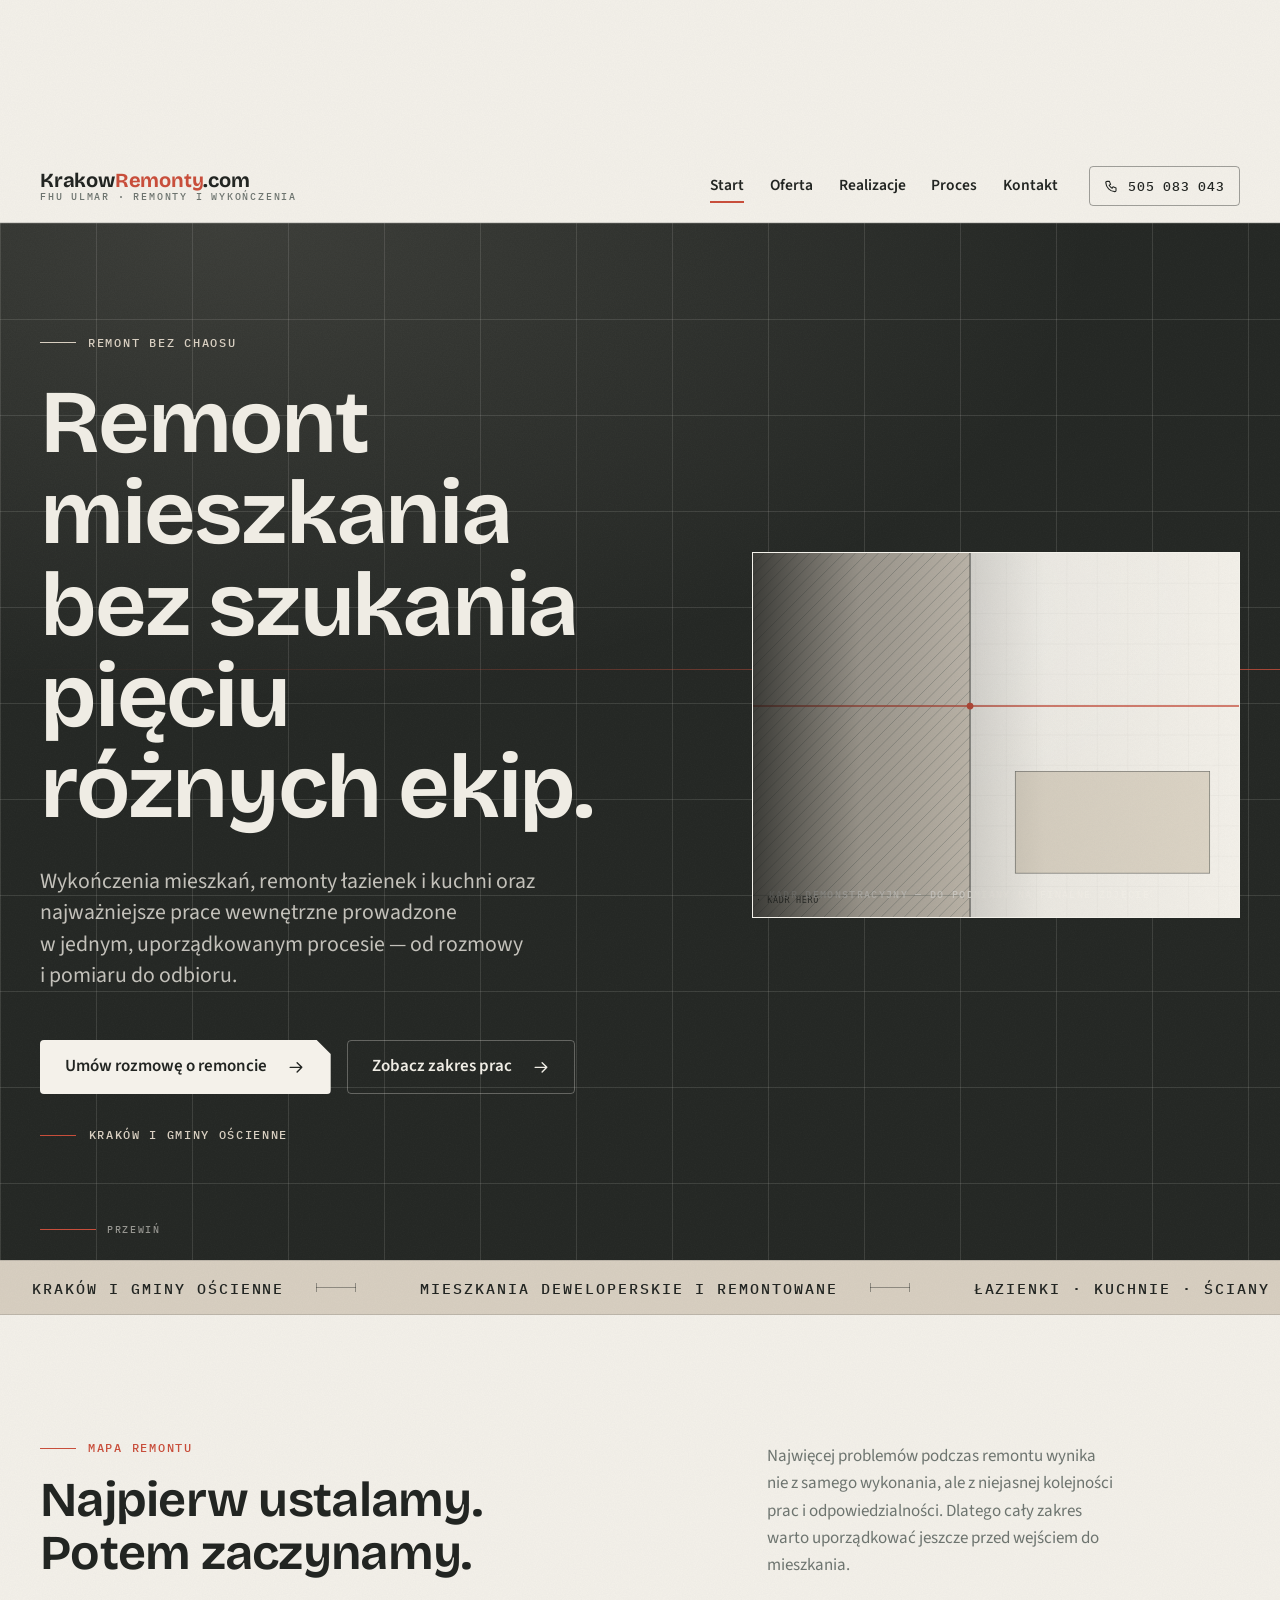
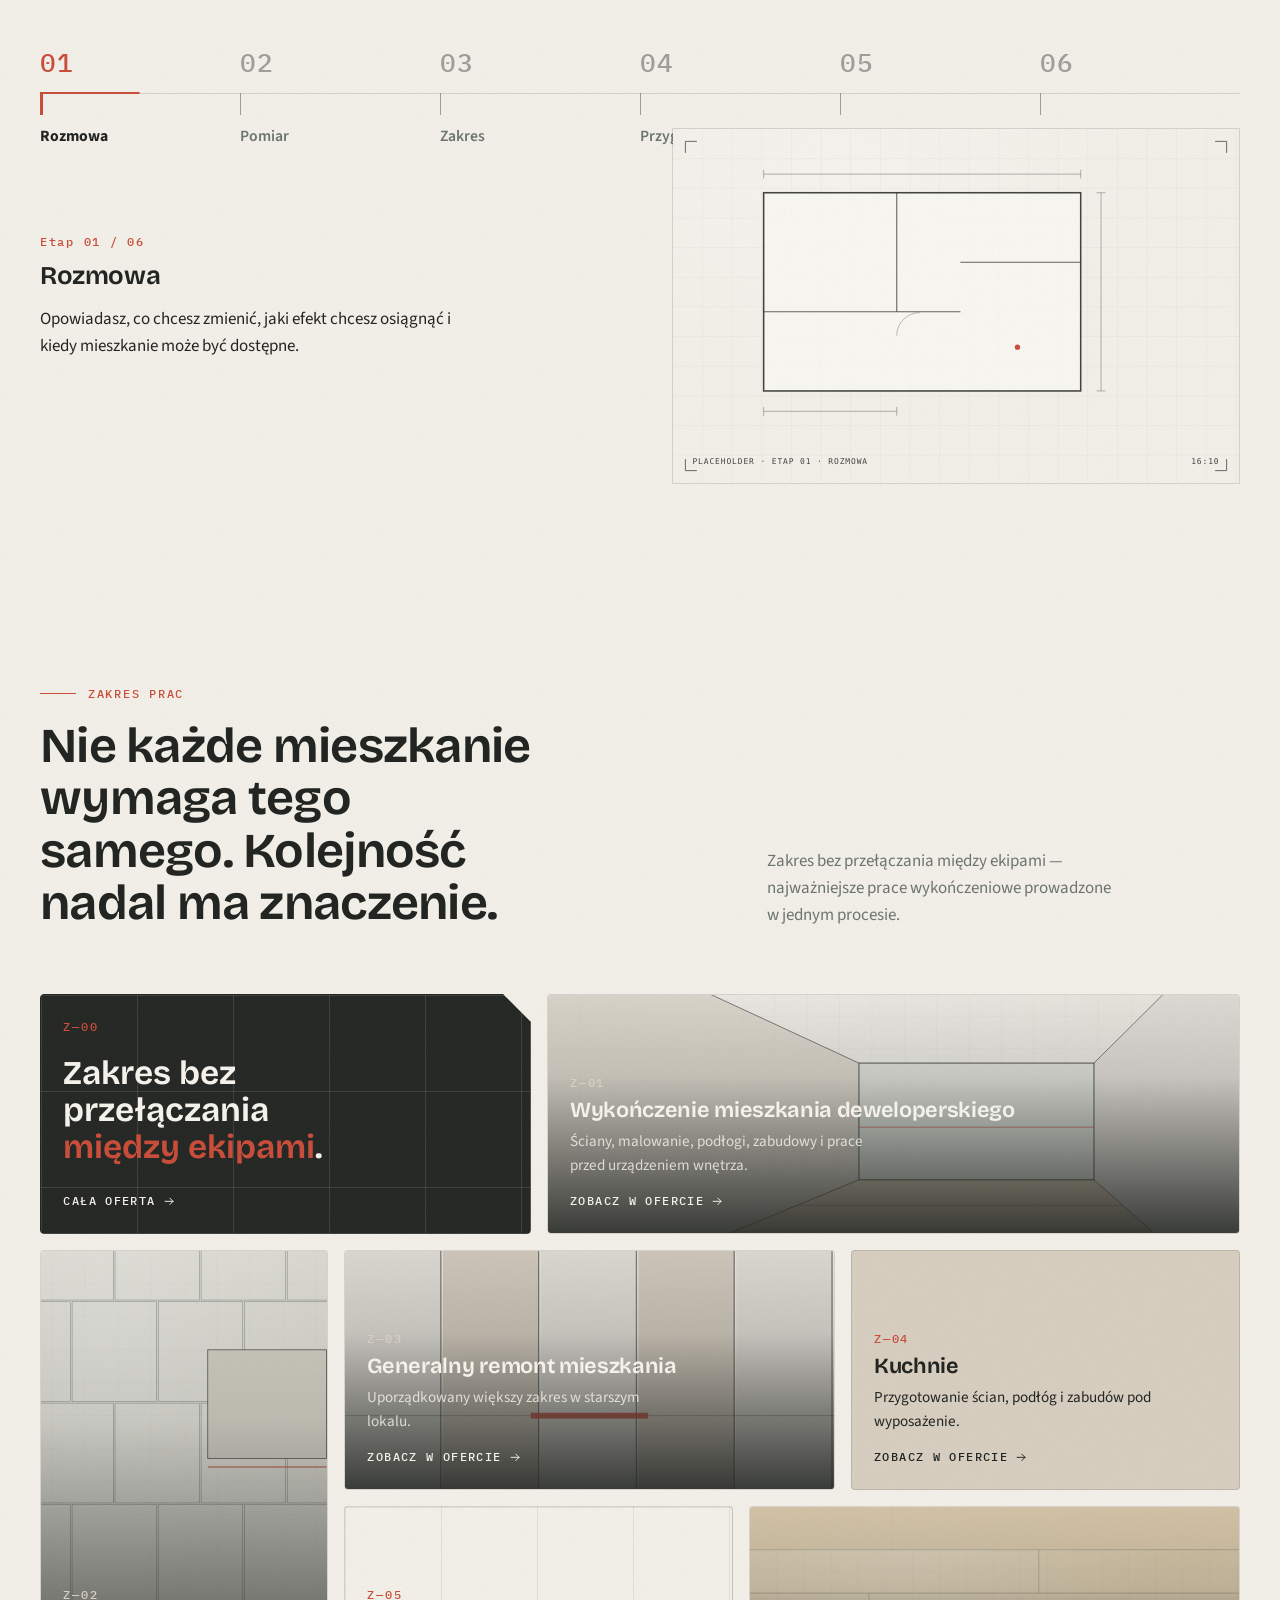
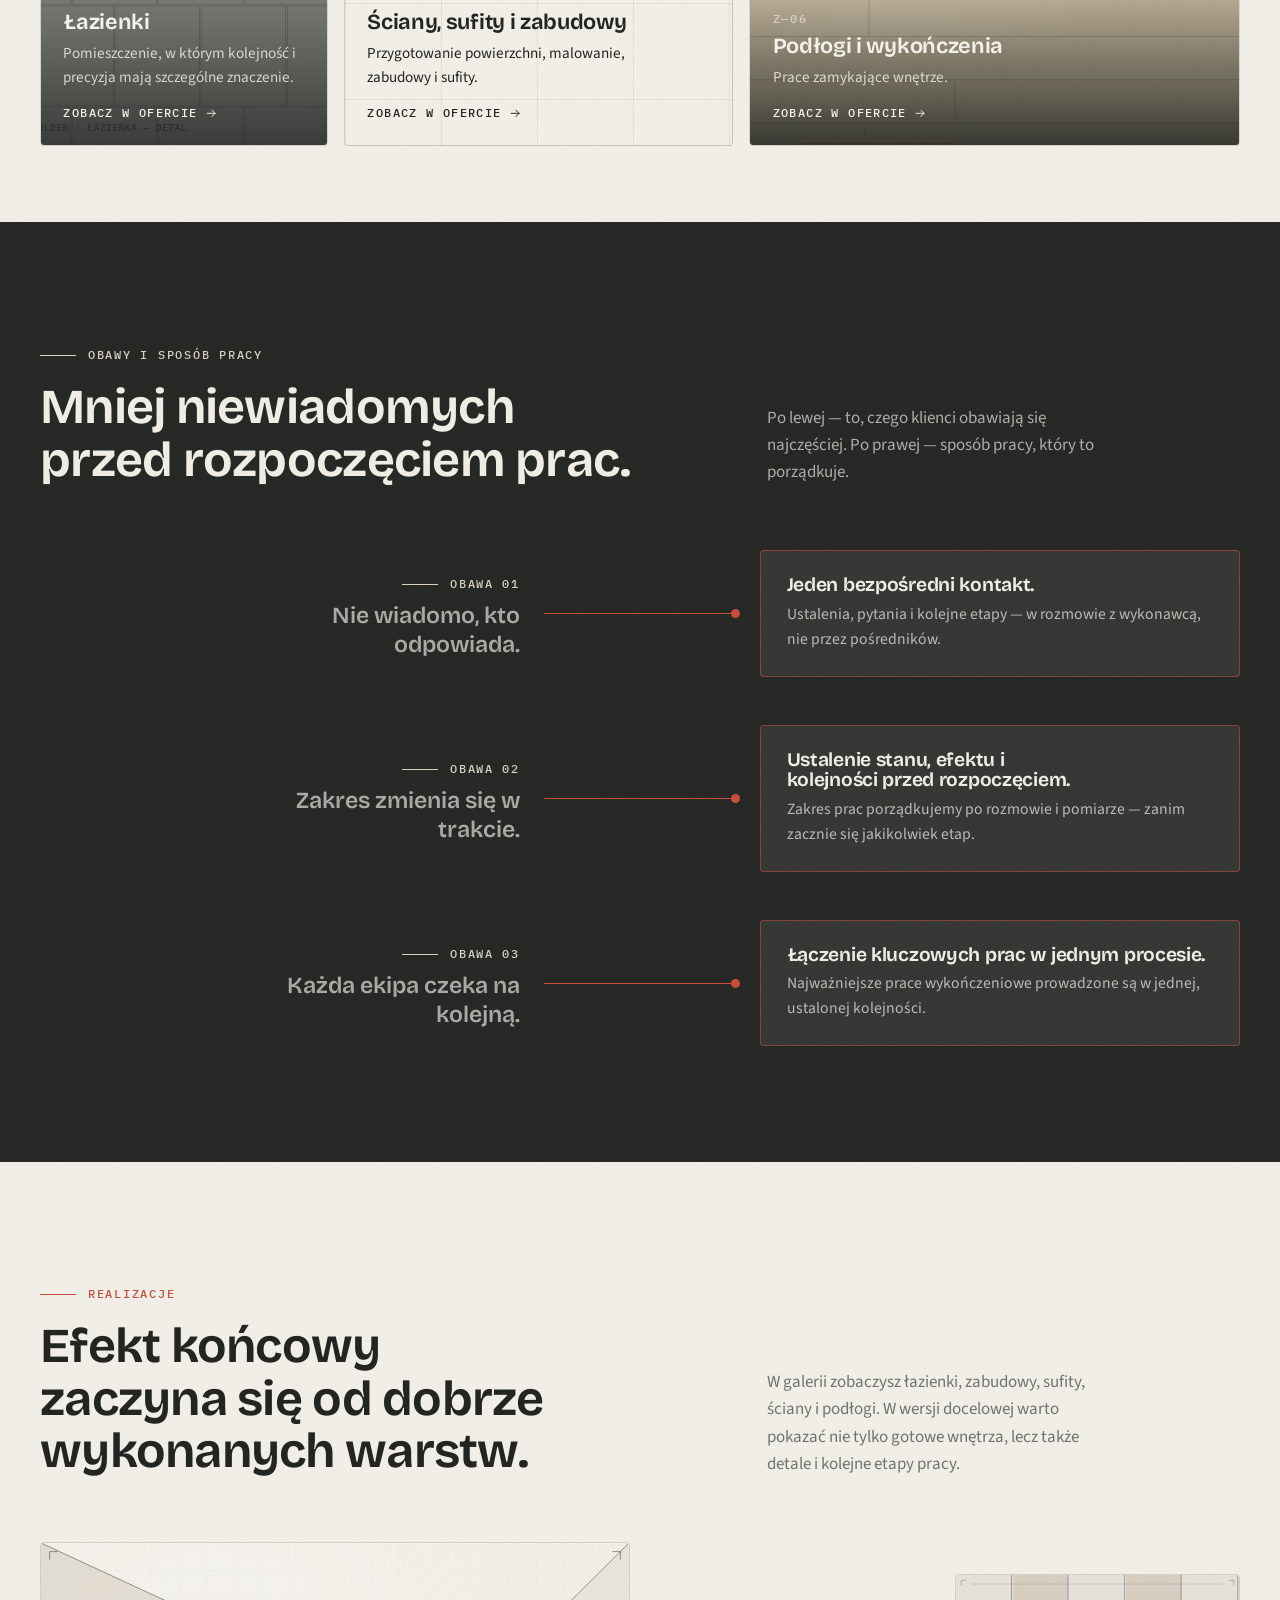
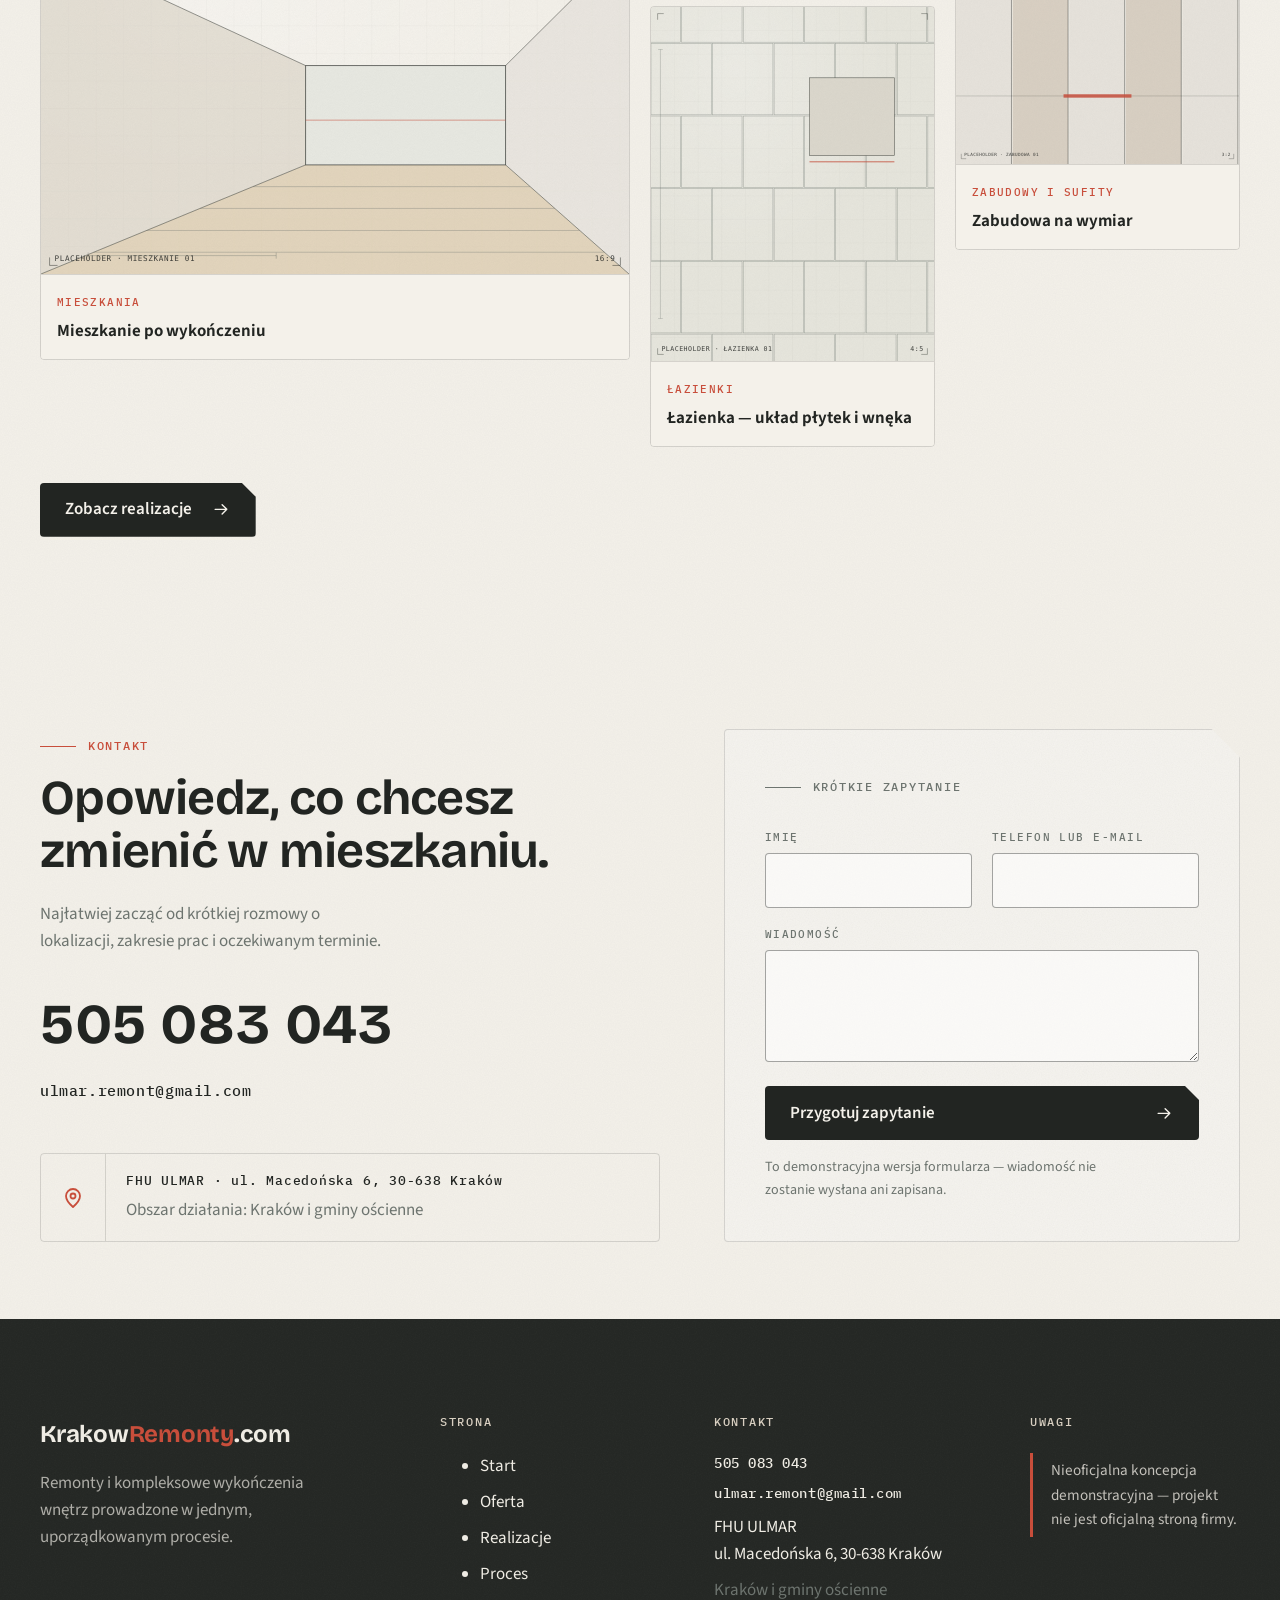
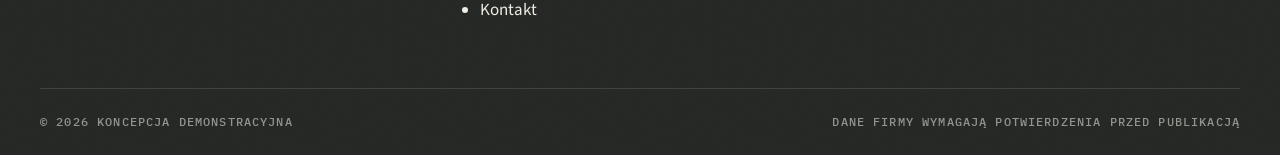
<file: index.html>
<!DOCTYPE html>
<html lang="pl">
<head>
  <meta charset="utf-8">
  <meta name="viewport" content="width=device-width, initial-scale=1">
  <meta name="robots" content="noindex, nofollow, noarchive">
  <title>Remonty i wykończenia mieszkań Kraków | KrakowRemonty.com</title>
  <meta name="description" content="Remonty mieszkań, wykończenia deweloperskie, łazienki, kuchnie, ściany, podłogi i zabudowy w Krakowie oraz okolicach. Porozmawiaj bezpośrednio z wykonawcą.">
  <meta name="theme-color" content="#222522">
  <link rel="icon" href="assets/icons/favicon.svg" type="image/svg+xml">
  <link rel="preload" href="assets/fonts/bricolage-grotesque-latin-wght-normal.woff2" as="font" type="font/woff2" crossorigin>
  <link rel="preload" href="assets/fonts/bricolage-grotesque-latin-ext-wght-normal.woff2" as="font" type="font/woff2" crossorigin>
  <link rel="preload" href="assets/fonts/source-sans-3-latin-wght-normal.woff2" as="font" type="font/woff2" crossorigin>
  <link rel="preload" href="assets/fonts/source-sans-3-latin-ext-wght-normal.woff2" as="font" type="font/woff2" crossorigin>
  <link rel="stylesheet" href="css/tokens.css">
  <link rel="stylesheet" href="css/base.css">
  <link rel="stylesheet" href="css/layout.css">
  <link rel="stylesheet" href="css/components.css">
  <link rel="stylesheet" href="css/pages.css">
  <link rel="stylesheet" href="css/responsive.css">
  <script>document.documentElement.classList.add('js');</script>
  <script src="js/main.js" defer></script>
  <script src="js/process-map.js" defer></script>
  <script src="js/demo-form.js" defer></script>
</head>
<body>

  <svg hidden aria-hidden="true" xmlns="http://www.w3.org/2000/svg">
    <symbol id="i-arrow" viewBox="0 0 24 24"><path d="M4 12h15M13 6l6 6-6 6"/></symbol>
    <symbol id="i-plus" viewBox="0 0 24 24"><path d="M12 5v14M5 12h14"/></symbol>
    <symbol id="i-close" viewBox="0 0 24 24"><path d="M6 6l12 12M18 6L6 18"/></symbol>
    <symbol id="i-left" viewBox="0 0 24 24"><path d="M20 12H5M11 6l-6 6 6 6"/></symbol>
    <symbol id="i-phone" viewBox="0 0 24 24"><path d="M5 4h4l2 5-2.5 1.5a12 12 0 0 0 5 5L15 13l5 2v4a2 2 0 0 1-2 2A16 16 0 0 1 3 6a2 2 0 0 1 2-2z"/></symbol>
    <symbol id="i-pin" viewBox="0 0 24 24"><path d="M12 21s-7-6.1-7-11a7 7 0 0 1 14 0c0 4.9-7 11-7 11z"/><circle cx="12" cy="10" r="2.5"/></symbol>
  </svg>

  <a class="skip-link" href="#main">Przejdź do treści</a>

  <header class="site-header">
    <div class="container site-header__inner">
      <a class="brand" href="index.html">
        <span class="brand__name">Krakow<em>Remonty</em>.com</span>
        <span class="brand__tag">FHU ULMAR · Remonty i wykończenia</span>
      </a>
      <nav class="site-nav" aria-label="Nawigacja główna">
        <ul class="site-nav__list">
          <li><a class="site-nav__link" aria-current="page" href="index.html">Start</a></li>
          <li><a class="site-nav__link" href="oferta.html">Oferta</a></li>
          <li><a class="site-nav__link" href="realizacje.html">Realizacje</a></li>
          <li><a class="site-nav__link" href="proces.html">Proces</a></li>
          <li><a class="site-nav__link" href="kontakt.html">Kontakt</a></li>
        </ul>
        <a class="header-phone" href="tel:+48505083043">
          <svg class="icon" aria-hidden="true"><use href="#i-phone"/></svg>
          505 083 043
        </a>
        <button class="menu-toggle" type="button" aria-expanded="false" aria-controls="mobile-menu">
          <span class="visually-hidden">Menu</span>
          <span class="bar"></span><span class="bar"></span><span class="bar"></span>
        </button>
      </nav>
    </div>
  </header>

  <div class="mobile-menu" id="mobile-menu" role="dialog" aria-modal="true" aria-label="Menu strony">
    <div class="mobile-menu__top">
      <span class="brand__name">Krakow<em>Remonty</em>.com</span>
      <button class="mobile-menu__close" type="button">
        Zamknij <svg class="icon" aria-hidden="true"><use href="#i-close"/></svg>
      </button>
    </div>
    <ul class="mobile-menu__list">
      <li class="mobile-menu__item"><a class="mobile-menu__link" aria-current="page" href="index.html"><span class="k-index">01</span> Start</a></li>
      <li class="mobile-menu__item"><a class="mobile-menu__link" href="oferta.html"><span class="k-index">02</span> Oferta</a></li>
      <li class="mobile-menu__item"><a class="mobile-menu__link" href="realizacje.html"><span class="k-index">03</span> Realizacje</a></li>
      <li class="mobile-menu__item"><a class="mobile-menu__link" href="proces.html"><span class="k-index">04</span> Proces</a></li>
      <li class="mobile-menu__item"><a class="mobile-menu__link" href="kontakt.html"><span class="k-index">05</span> Kontakt</a></li>
    </ul>
    <div class="mobile-menu__foot">
      <a href="tel:+48505083043">TEL 505 083 043</a>
      <a href="mailto:ulmar.remont@gmail.com">ulmar.remont@gmail.com</a>
      <span>Kraków i gminy ościenne</span>
    </div>
  </div>

  <main id="main">

    <!-- ================================================== HERO -->
    <section class="hero" aria-labelledby="hero-title">
      <div class="hero__laser" aria-hidden="true"></div>
      <div class="container hero__inner">
        <div class="hero__content">
          <p class="k-label hero__kicker">Remont bez chaosu</p>
          <h1 id="hero-title">Remont mieszkania bez&nbsp;szukania pięciu różnych ekip.</h1>
          <p class="lead">Wykończenia mieszkań, remonty łazienek i&nbsp;kuchni oraz najważniejsze prace wewnętrzne prowadzone w&nbsp;jednym, uporządkowanym procesie — od&nbsp;rozmowy i&nbsp;pomiaru do&nbsp;odbioru.</p>
          <div class="hero__cta">
            <a class="btn btn--light" href="kontakt.html">
              Umów rozmowę o remoncie
              <svg class="icon" aria-hidden="true"><use href="#i-arrow"/></svg>
            </a>
            <a class="btn btn--ghost" href="oferta.html">
              Zobacz zakres prac
              <svg class="icon" aria-hidden="true"><use href="#i-arrow"/></svg>
            </a>
          </div>
          <p class="hero__micro">Kraków i gminy ościenne</p>
        </div>
        <div class="hero__media">
          <figure class="hero__frame media-reveal" data-reveal>
            <img src="assets/images/hero-remont-bez-chaosu-16x9.svg" width="1920" height="1080"
                 alt="Jasne mieszkanie podczas uporządkowanych prac wykończeniowych — strona robocza i wykończona rozdzielone linią pomiaru"
                 fetchpriority="high">
            <figcaption>Kadr demonstracyjny — do podmiany na finalne zdjęcie</figcaption>
          </figure>
        </div>
        <ol class="hero__steps" aria-label="Etapy remontu">
          <li><span class="t" aria-hidden="true"></span>01 Rozmowa</li>
          <li><span class="t" aria-hidden="true"></span>02 Pomiar</li>
          <li><span class="t" aria-hidden="true"></span>03 Zakres</li>
          <li><span class="t" aria-hidden="true"></span>04 Przygotowanie</li>
          <li><span class="t" aria-hidden="true"></span>05 Wykonanie</li>
          <li><span class="t" aria-hidden="true"></span>06 Odbiór</li>
        </ol>
        <p class="hero__scroll" aria-hidden="true"><span class="line"></span> Przewiń</p>
      </div>
    </section>

    <!-- ================================================== PASEK KONKRETÓW -->
    <aside class="facts-rail" aria-label="Najważniejsze informacje">
      <div class="facts-rail__track">
        <ul class="facts-rail__list">
          <li class="facts-rail__item">Kraków i gminy ościenne</li>
          <li class="facts-rail__item">Mieszkania deweloperskie i remontowane</li>
          <li class="facts-rail__item">Łazienki · kuchnie · ściany · podłogi · zabudowy</li>
          <li class="facts-rail__item"><strong>Bezpośredni kontakt z wykonawcą</strong></li>
        </ul>
        <ul class="facts-rail__list" aria-hidden="true">
          <li class="facts-rail__item">Kraków i gminy ościenne</li>
          <li class="facts-rail__item">Mieszkania deweloperskie i remontowane</li>
          <li class="facts-rail__item">Łazienki · kuchnie · ściany · podłogi · zabudowy</li>
          <li class="facts-rail__item"><strong>Bezpośredni kontakt z wykonawcą</strong></li>
        </ul>
      </div>
    </aside>

    <!-- ================================================== MAPA REMONTU -->
    <section class="section" aria-labelledby="map-title">
      <div class="container">
        <div class="section-head" data-reveal>
          <div>
            <p class="k-label k-label--red">Mapa remontu</p>
            <h2 id="map-title">Najpierw ustalamy. Potem&nbsp;zaczynamy.</h2>
          </div>
          <p class="section-head__aside">Najwięcej problemów podczas remontu wynika nie z samego wykonania, ale z niejasnej kolejności prac i odpowiedzialności. Dlatego cały zakres warto uporządkować jeszcze przed wejściem do mieszkania.</p>
        </div>

        <div class="process-map" data-process-map data-reveal>
          <!-- desktop: pozioma oś -->
          <div class="process-map__rail" role="tablist" aria-label="Etapy remontu">
            <div class="process-map__progress" aria-hidden="true"></div>
            <button class="process-map__stop" role="tab" id="pm-tab-1" aria-controls="pm-panel-1" aria-selected="true">
              <span class="process-map__num">01</span>
              <span class="process-map__tick" aria-hidden="true"></span>
              <span class="process-map__name">Rozmowa</span>
            </button>
            <button class="process-map__stop" role="tab" id="pm-tab-2" aria-controls="pm-panel-2" aria-selected="false" tabindex="-1">
              <span class="process-map__num">02</span>
              <span class="process-map__tick" aria-hidden="true"></span>
              <span class="process-map__name">Pomiar</span>
            </button>
            <button class="process-map__stop" role="tab" id="pm-tab-3" aria-controls="pm-panel-3" aria-selected="false" tabindex="-1">
              <span class="process-map__num">03</span>
              <span class="process-map__tick" aria-hidden="true"></span>
              <span class="process-map__name">Zakres</span>
            </button>
            <button class="process-map__stop" role="tab" id="pm-tab-4" aria-controls="pm-panel-4" aria-selected="false" tabindex="-1">
              <span class="process-map__num">04</span>
              <span class="process-map__tick" aria-hidden="true"></span>
              <span class="process-map__name">Przygotowanie</span>
            </button>
            <button class="process-map__stop" role="tab" id="pm-tab-5" aria-controls="pm-panel-5" aria-selected="false" tabindex="-1">
              <span class="process-map__num">05</span>
              <span class="process-map__tick" aria-hidden="true"></span>
              <span class="process-map__name">Wykonanie</span>
            </button>
            <button class="process-map__stop" role="tab" id="pm-tab-6" aria-controls="pm-panel-6" aria-selected="false" tabindex="-1">
              <span class="process-map__num">06</span>
              <span class="process-map__tick" aria-hidden="true"></span>
              <span class="process-map__name">Odbiór</span>
            </button>
          </div>

          <div class="process-map__panels">
            <div class="process-map__panel" role="tabpanel" id="pm-panel-1" aria-labelledby="pm-tab-1">
              <div class="process-map__body">
                <p class="k-index">Etap 01 / 06</p>
                <h3>Rozmowa</h3>
                <p>Opowiadasz, co chcesz zmienić, jaki efekt chcesz osiągnąć i kiedy mieszkanie może być dostępne.</p>
              </div>
              <figure class="process-map__media">
                <img src="assets/images/pm-01-rozmowa.svg" width="1280" height="800" alt="Rzut mieszkania z notatkami — etap pierwszej rozmowy" loading="lazy">
              </figure>
            </div>
            <div class="process-map__panel" role="tabpanel" id="pm-panel-2" aria-labelledby="pm-tab-2" hidden>
              <div class="process-map__body">
                <p class="k-index">Etap 02 / 06</p>
                <h3>Pomiar</h3>
                <p>Stan wnętrza i rzeczywisty zakres prac trzeba ocenić na miejscu.</p>
              </div>
              <figure class="process-map__media">
                <img src="assets/images/pm-02-pomiar.svg" width="1280" height="800" alt="Pomiar styku materiałów w mieszkaniu" loading="lazy">
              </figure>
            </div>
            <div class="process-map__panel" role="tabpanel" id="pm-panel-3" aria-labelledby="pm-tab-3" hidden>
              <div class="process-map__body">
                <p class="k-index">Etap 03 / 06</p>
                <h3>Zakres</h3>
                <p>Ustalamy kolejność prac, przygotowanie i kwestie materiałowe.</p>
              </div>
              <figure class="process-map__media">
                <img src="assets/images/pm-03-zakres.svg" width="1280" height="800" alt="Warstwy prac remontowych ułożone w kolejności" loading="lazy">
              </figure>
            </div>
            <div class="process-map__panel" role="tabpanel" id="pm-panel-4" aria-labelledby="pm-tab-4" hidden>
              <div class="process-map__body">
                <p class="k-index">Etap 04 / 06</p>
                <h3>Przygotowanie</h3>
                <p>Zabezpieczenie przestrzeni, organizacja materiałów i przygotowanie kolejnych etapów.</p>
              </div>
              <figure class="process-map__media">
                <img src="assets/images/pm-04-przygotowanie.svg" width="1280" height="800" alt="Zabezpieczona strefa robocza obok wykończonej ściany" loading="lazy">
              </figure>
            </div>
            <div class="process-map__panel" role="tabpanel" id="pm-panel-5" aria-labelledby="pm-tab-5" hidden>
              <div class="process-map__body">
                <p class="k-index">Etap 05 / 06</p>
                <h3>Wykonanie</h3>
                <p>Prace są realizowane w ustalonej kolejności.</p>
              </div>
              <figure class="process-map__media">
                <img src="assets/images/pm-05-wykonanie.svg" width="1280" height="800" alt="Montaż podłogi prowadzony etapami" loading="lazy">
              </figure>
            </div>
            <div class="process-map__panel" role="tabpanel" id="pm-panel-6" aria-labelledby="pm-tab-6" hidden>
              <div class="process-map__body">
                <p class="k-index">Etap 06 / 06</p>
                <h3>Odbiór</h3>
                <p>Wspólnie sprawdzamy wykonany zakres.</p>
              </div>
              <figure class="process-map__media">
                <img src="assets/images/pm-06-odbior.svg" width="1280" height="800" alt="Lista kontrolna odbioru prac" loading="lazy">
              </figure>
            </div>
          </div>

          <!-- mobile: pionowy accordion -->
          <div class="process-map__acc">
            <div class="process-acc__item">
              <button class="process-acc__btn" type="button" aria-expanded="true" aria-controls="pa-1">
                <span class="n">01</span><span class="t">Rozmowa</span>
                <svg class="icon" aria-hidden="true"><use href="#i-plus"/></svg>
              </button>
              <div class="process-acc__body" id="pa-1"><div><p>Opowiadasz, co chcesz zmienić, jaki efekt chcesz osiągnąć i kiedy mieszkanie może być dostępne.</p></div></div>
            </div>
            <div class="process-acc__item">
              <button class="process-acc__btn" type="button" aria-expanded="false" aria-controls="pa-2">
                <span class="n">02</span><span class="t">Pomiar</span>
                <svg class="icon" aria-hidden="true"><use href="#i-plus"/></svg>
              </button>
              <div class="process-acc__body" id="pa-2"><div><p>Stan wnętrza i rzeczywisty zakres prac trzeba ocenić na miejscu.</p></div></div>
            </div>
            <div class="process-acc__item">
              <button class="process-acc__btn" type="button" aria-expanded="false" aria-controls="pa-3">
                <span class="n">03</span><span class="t">Zakres</span>
                <svg class="icon" aria-hidden="true"><use href="#i-plus"/></svg>
              </button>
              <div class="process-acc__body" id="pa-3"><div><p>Ustalamy kolejność prac, przygotowanie i kwestie materiałowe.</p></div></div>
            </div>
            <div class="process-acc__item">
              <button class="process-acc__btn" type="button" aria-expanded="false" aria-controls="pa-4">
                <span class="n">04</span><span class="t">Przygotowanie</span>
                <svg class="icon" aria-hidden="true"><use href="#i-plus"/></svg>
              </button>
              <div class="process-acc__body" id="pa-4"><div><p>Zabezpieczenie przestrzeni, organizacja materiałów i przygotowanie kolejnych etapów.</p></div></div>
            </div>
            <div class="process-acc__item">
              <button class="process-acc__btn" type="button" aria-expanded="false" aria-controls="pa-5">
                <span class="n">05</span><span class="t">Wykonanie</span>
                <svg class="icon" aria-hidden="true"><use href="#i-plus"/></svg>
              </button>
              <div class="process-acc__body" id="pa-5"><div><p>Prace są realizowane w ustalonej kolejności.</p></div></div>
            </div>
            <div class="process-acc__item">
              <button class="process-acc__btn" type="button" aria-expanded="false" aria-controls="pa-6">
                <span class="n">06</span><span class="t">Odbiór</span>
                <svg class="icon" aria-hidden="true"><use href="#i-plus"/></svg>
              </button>
              <div class="process-acc__body" id="pa-6"><div><p>Wspólnie sprawdzamy wykonany zakres.</p></div></div>
            </div>
          </div>
        </div>
      </div>
    </section>

    <!-- ================================================== ZAKRES / MOZAIKA -->
    <section class="section section--sm" aria-labelledby="scope-title">
      <div class="container">
        <div class="section-head" data-reveal>
          <div>
            <p class="k-label k-label--red">Zakres prac</p>
            <h2 id="scope-title">Nie każde mieszkanie wymaga tego samego. Kolejność nadal ma&nbsp;znaczenie.</h2>
          </div>
          <p class="section-head__aside">Zakres bez przełączania między ekipami — najważniejsze prace wykończeniowe prowadzone w jednym procesie.</p>
        </div>

        <div class="service-mosaic">
          <a class="mosaic-item mosaic-item--type" href="oferta.html" data-reveal>
            <span class="k-index">Z—00</span>
            <span class="mosaic-item__statement">Zakres bez przełączania <em>między ekipami</em>.</span>
            <span class="mosaic-item__go">Cała oferta <svg class="icon" aria-hidden="true"><use href="#i-arrow"/></svg></span>
          </a>

          <a class="mosaic-item mosaic-item--media" href="oferta.html#deweloperskie" data-reveal style="--reveal-delay:60ms">
            <span class="mosaic-item__media" aria-hidden="true">
              <img src="assets/images/realizacje-mieszkanie-16x9.svg" width="1920" height="1080" alt="" loading="lazy">
            </span>
            <span class="k-index">Z—01</span>
            <h3>Wykończenie mieszkania deweloperskiego</h3>
            <p>Ściany, malowanie, podłogi, zabudowy i prace przed urządzeniem wnętrza.</p>
            <span class="mosaic-item__go">Zobacz w ofercie <svg class="icon" aria-hidden="true"><use href="#i-arrow"/></svg></span>
          </a>

          <a class="mosaic-item mosaic-item--media" href="oferta.html#lazienki-kuchnie" data-reveal style="--reveal-delay:120ms">
            <span class="mosaic-item__media" aria-hidden="true">
              <img src="assets/images/oferta-lazienka-detal-4x5.svg" width="1200" height="1500" alt="" loading="lazy">
            </span>
            <span class="k-index">Z—02</span>
            <h3>Łazienki</h3>
            <p>Pomieszczenie, w którym kolejność i precyzja mają szczególne znaczenie.</p>
            <span class="mosaic-item__go">Zobacz w ofercie <svg class="icon" aria-hidden="true"><use href="#i-arrow"/></svg></span>
          </a>

          <a class="mosaic-item mosaic-item--media" href="oferta.html#generalne" data-reveal>
            <span class="mosaic-item__media" aria-hidden="true">
              <img src="assets/images/oferta-sciany-sufity-3x2.svg" width="1500" height="1000" alt="" loading="lazy">
            </span>
            <span class="k-index">Z—03</span>
            <h3>Generalny remont mieszkania</h3>
            <p>Uporządkowany większy zakres w starszym lokalu.</p>
            <span class="mosaic-item__go">Zobacz w ofercie <svg class="icon" aria-hidden="true"><use href="#i-arrow"/></svg></span>
          </a>

          <a class="mosaic-item mosaic-item--plaster" href="oferta.html#lazienki-kuchnie" data-reveal style="--reveal-delay:60ms">
            <span class="k-index">Z—04</span>
            <h3>Kuchnie</h3>
            <p>Przygotowanie ścian, podłóg i zabudów pod wyposażenie.</p>
            <span class="mosaic-item__go">Zobacz w ofercie <svg class="icon" aria-hidden="true"><use href="#i-arrow"/></svg></span>
          </a>

          <a class="mosaic-item mosaic-item--lines" href="oferta.html#sciany-sufity" data-reveal>
            <span class="k-index">Z—05</span>
            <h3>Ściany, sufity i zabudowy</h3>
            <p>Przygotowanie powierzchni, malowanie, zabudowy i sufity.</p>
            <span class="mosaic-item__go">Zobacz w ofercie <svg class="icon" aria-hidden="true"><use href="#i-arrow"/></svg></span>
          </a>

          <a class="mosaic-item mosaic-item--media" href="oferta.html#podlogi" data-reveal style="--reveal-delay:60ms">
            <span class="mosaic-item__media" aria-hidden="true">
              <img src="assets/images/oferta-podloga-3x2.svg" width="1500" height="1000" alt="" loading="lazy">
            </span>
            <span class="k-index">Z—06</span>
            <h3>Podłogi i wykończenia</h3>
            <p>Prace zamykające wnętrze.</p>
            <span class="mosaic-item__go">Zobacz w ofercie <svg class="icon" aria-hidden="true"><use href="#i-arrow"/></svg></span>
          </a>
        </div>
      </div>
    </section>

    <!-- ================================================== OBAWY / SPOSÓB PRACY -->
    <section class="section is-dark" aria-labelledby="concern-title">
      <div class="container">
        <div class="section-head" data-reveal>
          <div>
            <p class="k-label">Obawy i sposób pracy</p>
            <h2 id="concern-title">Mniej niewiadomych przed rozpoczęciem prac.</h2>
          </div>
          <p class="section-head__aside">Po lewej — to, czego klienci obawiają się najczęściej. Po prawej — sposób pracy, który to porządkuje.</p>
        </div>

        <div class="concern-seq">
          <div class="concern-pair">
            <div class="concern-pair__fear">
              <span class="k-label">Obawa 01</span>
              <p>Nie wiadomo, kto odpowiada.</p>
            </div>
            <div class="concern-pair__link" aria-hidden="true"></div>
            <div class="concern-pair__answer">
              <h3>Jeden bezpośredni kontakt.</h3>
              <p>Ustalenia, pytania i kolejne etapy — w rozmowie z wykonawcą, nie przez pośredników.</p>
            </div>
          </div>
          <div class="concern-pair">
            <div class="concern-pair__fear">
              <span class="k-label">Obawa 02</span>
              <p>Zakres zmienia się w trakcie.</p>
            </div>
            <div class="concern-pair__link" aria-hidden="true"></div>
            <div class="concern-pair__answer">
              <h3>Ustalenie stanu, efektu i kolejności przed rozpoczęciem.</h3>
              <p>Zakres prac porządkujemy po rozmowie i pomiarze — zanim zacznie się jakikolwiek etap.</p>
            </div>
          </div>
          <div class="concern-pair">
            <div class="concern-pair__fear">
              <span class="k-label">Obawa 03</span>
              <p>Każda ekipa czeka na kolejną.</p>
            </div>
            <div class="concern-pair__link" aria-hidden="true"></div>
            <div class="concern-pair__answer">
              <h3>Łączenie kluczowych prac w jednym procesie.</h3>
              <p>Najważniejsze prace wykończeniowe prowadzone są w jednej, ustalonej kolejności.</p>
            </div>
          </div>
        </div>
      </div>
    </section>

    <!-- ================================================== REALIZACJE TEASER -->
    <section class="section" aria-labelledby="work-title">
      <div class="container">
        <div class="section-head" data-reveal>
          <div>
            <p class="k-label k-label--red">Realizacje</p>
            <h2 id="work-title">Efekt końcowy zaczyna się od dobrze wykonanych warstw.</h2>
          </div>
          <p class="section-head__aside">W galerii zobaczysz łazienki, zabudowy, sufity, ściany i podłogi. W wersji docelowej warto pokazać nie tylko gotowe wnętrza, lecz także detale i kolejne etapy pracy.</p>
        </div>

        <div class="work-teaser">
          <a class="work-teaser__item" href="realizacje.html" data-reveal>
            <figure>
              <span class="media media-reveal"><img src="assets/images/g-mieszkanie-01-16x9.svg" width="1920" height="1080" alt="Wykończone miejskie mieszkanie — widok strefy dziennej" loading="lazy"></span>
              <figcaption>
                <span class="gallery-card__cat">Mieszkania</span>
                <span class="gallery-card__title">Mieszkanie po wykończeniu</span>
              </figcaption>
            </figure>
          </a>
          <a class="work-teaser__item" href="realizacje.html" data-reveal style="--reveal-delay:80ms">
            <figure>
              <span class="media media-reveal"><img src="assets/images/g-lazienka-01-4x5.svg" width="1200" height="1500" alt="Łazienka z precyzyjnie ułożonymi płytkami" loading="lazy"></span>
              <figcaption>
                <span class="gallery-card__cat">Łazienki</span>
                <span class="gallery-card__title">Łazienka — układ płytek i wnęka</span>
              </figcaption>
            </figure>
          </a>
          <a class="work-teaser__item" href="realizacje.html" data-reveal style="--reveal-delay:160ms">
            <figure>
              <span class="media media-reveal"><img src="assets/images/g-zabudowa-01-3x2.svg" width="1500" height="1000" alt="Zabudowa z równymi frontami i szczeliną cienia" loading="lazy"></span>
              <figcaption>
                <span class="gallery-card__cat">Zabudowy i sufity</span>
                <span class="gallery-card__title">Zabudowa na wymiar</span>
              </figcaption>
            </figure>
          </a>
          <div class="work-teaser__cta" data-reveal>
            <a class="btn btn--primary" href="realizacje.html">
              Zobacz realizacje
              <svg class="icon" aria-hidden="true"><use href="#i-arrow"/></svg>
            </a>
          </div>
        </div>
      </div>
    </section>

    <!-- ================================================== KONTAKT LOKALNY -->
    <section class="section section--sm" aria-labelledby="contact-title">
      <div class="container">
        <div class="contact-panel">
          <div data-reveal>
            <p class="k-label k-label--red">Kontakt</p>
            <h2 id="contact-title" style="margin-top: var(--sp-2)">Opowiedz, co chcesz zmienić w&nbsp;mieszkaniu.</h2>
            <p class="section-head__aside" style="margin-top: var(--sp-3)">Najłatwiej zacząć od krótkiej rozmowy o lokalizacji, zakresie prac i oczekiwanym terminie.</p>
            <a class="contact-phone" href="tel:+48505083043">505 083 043</a><br>
            <a class="contact-mail" href="mailto:ulmar.remont@gmail.com">ulmar.remont@gmail.com</a>

            <div class="location-module">
              <span class="location-module__mark" aria-hidden="true">
                <svg class="icon icon--lg"><use href="#i-pin"/></svg>
              </span>
              <div class="location-module__body">
                <span class="mono">FHU ULMAR · ul. Macedońska 6, 30-638 Kraków</span>
                <span class="muted">Obszar działania: Kraków i gminy ościenne</span>
              </div>
            </div>
          </div>

          <form class="contact-form-wrap" data-demo-form novalidate data-reveal style="--reveal-delay:100ms">
            <p class="k-label">Krótkie zapytanie</p>
            <div class="form-grid">
              <div class="form-field">
                <label for="hf-name">Imię</label>
                <input id="hf-name" name="name" type="text" autocomplete="given-name" required>
                <p class="field-error">Podaj imię.</p>
              </div>
              <div class="form-field">
                <label for="hf-contact">Telefon lub e-mail</label>
                <input id="hf-contact" name="contact" type="text" autocomplete="tel" required>
                <p class="field-error">Podaj telefon lub e-mail.</p>
              </div>
              <div class="form-field form-field--full">
                <label for="hf-message">Wiadomość</label>
                <textarea id="hf-message" name="message" required></textarea>
                <p class="field-error">Napisz krótko, czego dotyczy remont.</p>
              </div>
            </div>
            <button class="btn btn--primary" type="submit" style="margin-top: var(--sp-3)">
              Przygotuj zapytanie
              <svg class="icon" aria-hidden="true"><use href="#i-arrow"/></svg>
            </button>
            <p class="form-status" role="status" aria-live="polite"></p>
            <p class="form-note" style="margin-top: var(--sp-2)">To demonstracyjna wersja formularza — wiadomość nie zostanie wysłana ani zapisana.</p>
          </form>
        </div>
      </div>
    </section>
  </main>

  <footer class="site-footer">
    <div class="container">
      <div class="site-footer__grid">
        <div class="site-footer__brand">
          <span class="brand__name">Krakow<em>Remonty</em>.com</span>
          <p>Remonty i kompleksowe wykończenia wnętrz prowadzone w jednym, uporządkowanym procesie.</p>
        </div>
        <nav aria-label="Nawigacja w stopce">
          <h2>Strona</h2>
          <ul>
            <li><a href="index.html">Start</a></li>
            <li><a href="oferta.html">Oferta</a></li>
            <li><a href="realizacje.html">Realizacje</a></li>
            <li><a href="proces.html">Proces</a></li>
            <li><a href="kontakt.html">Kontakt</a></li>
          </ul>
        </nav>
        <div>
          <h2>Kontakt</h2>
          <address>
            <a class="mono" href="tel:+48505083043">505 083 043</a>
            <a class="mono" href="mailto:ulmar.remont@gmail.com">ulmar.remont@gmail.com</a>
            <span>FHU ULMAR<br>ul. Macedońska 6, 30-638 Kraków</span>
            <span class="muted">Kraków i gminy ościenne</span>
          </address>
        </div>
        <div>
          <h2>Uwagi</h2>
          <p class="demo-disclaimer">Nieoficjalna koncepcja demonstracyjna — projekt nie jest oficjalną stroną firmy.</p>
        </div>
      </div>
      <div class="site-footer__bottom">
        <span>© <span data-year>2026</span> Koncepcja demonstracyjna</span>
        <span>Dane firmy wymagają potwierdzenia przed publikacją</span>
      </div>
    </div>
  </footer>

</body>
</html>
</file>
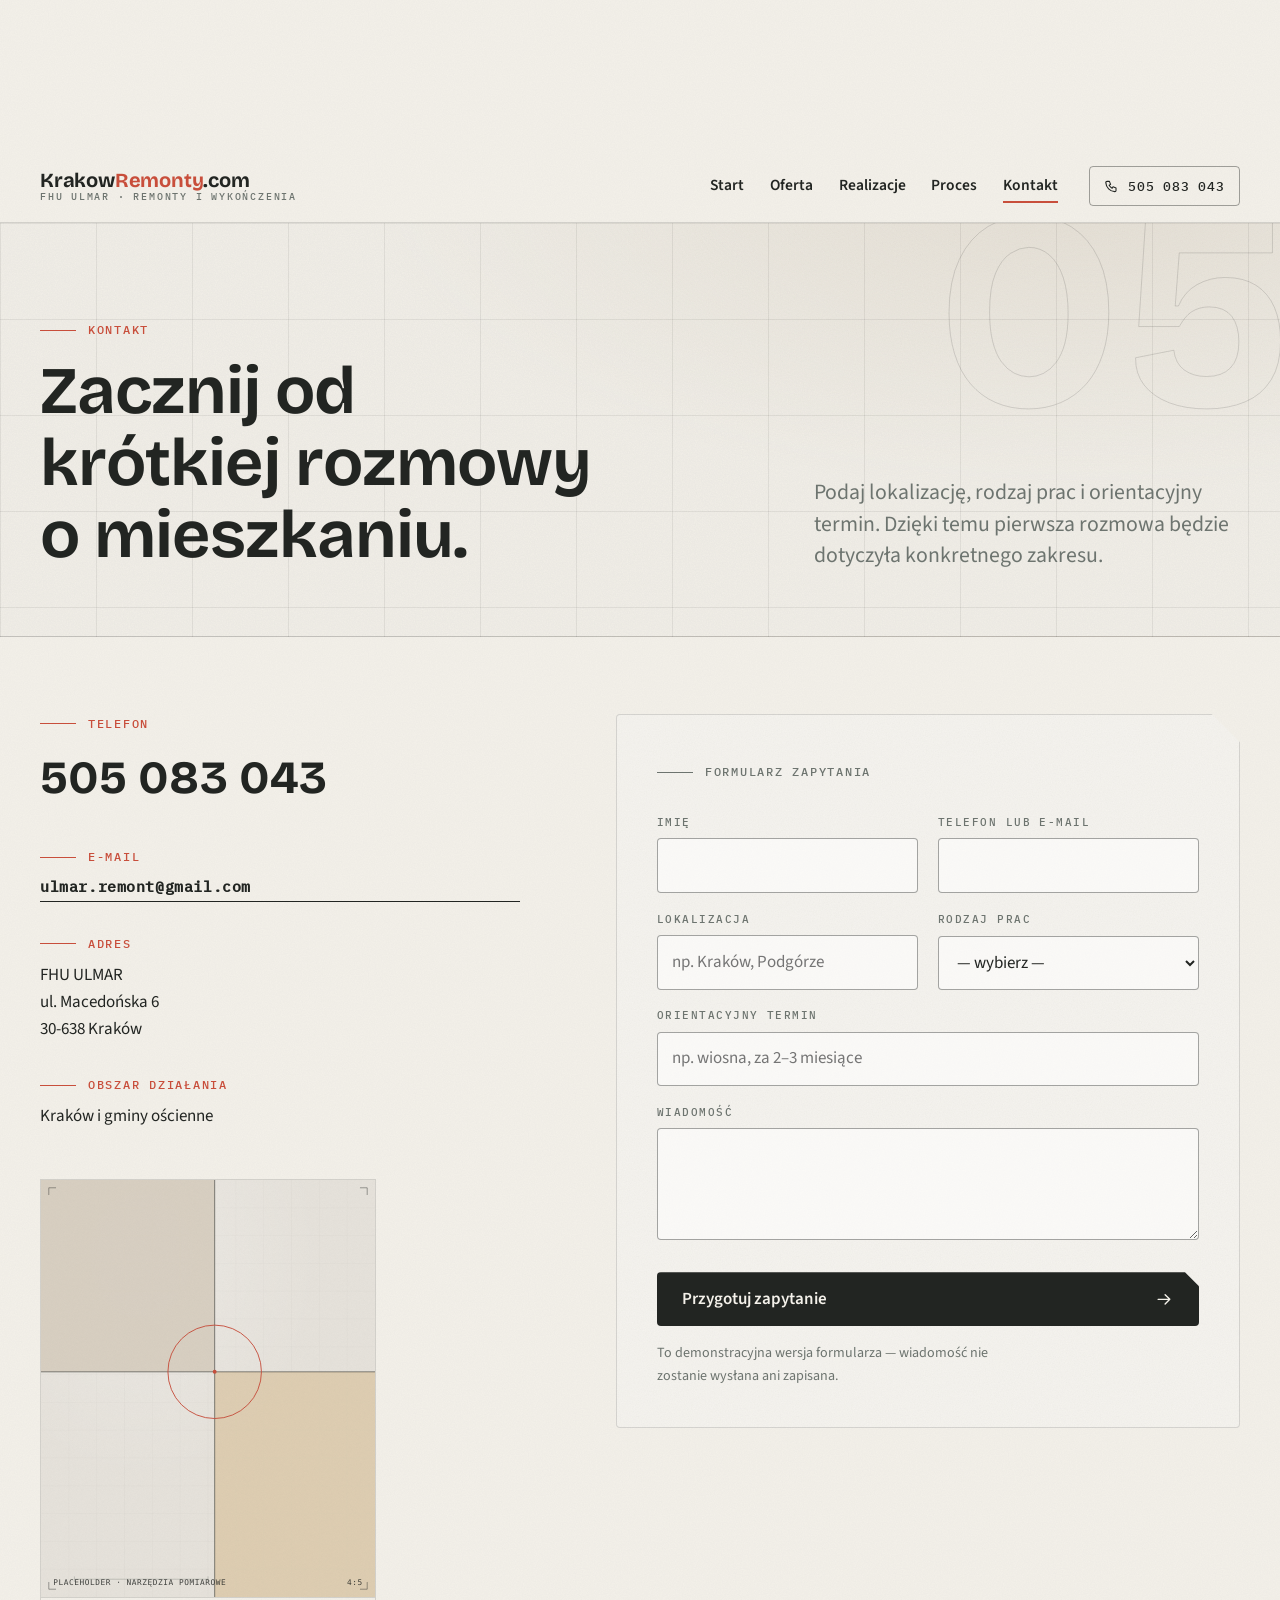
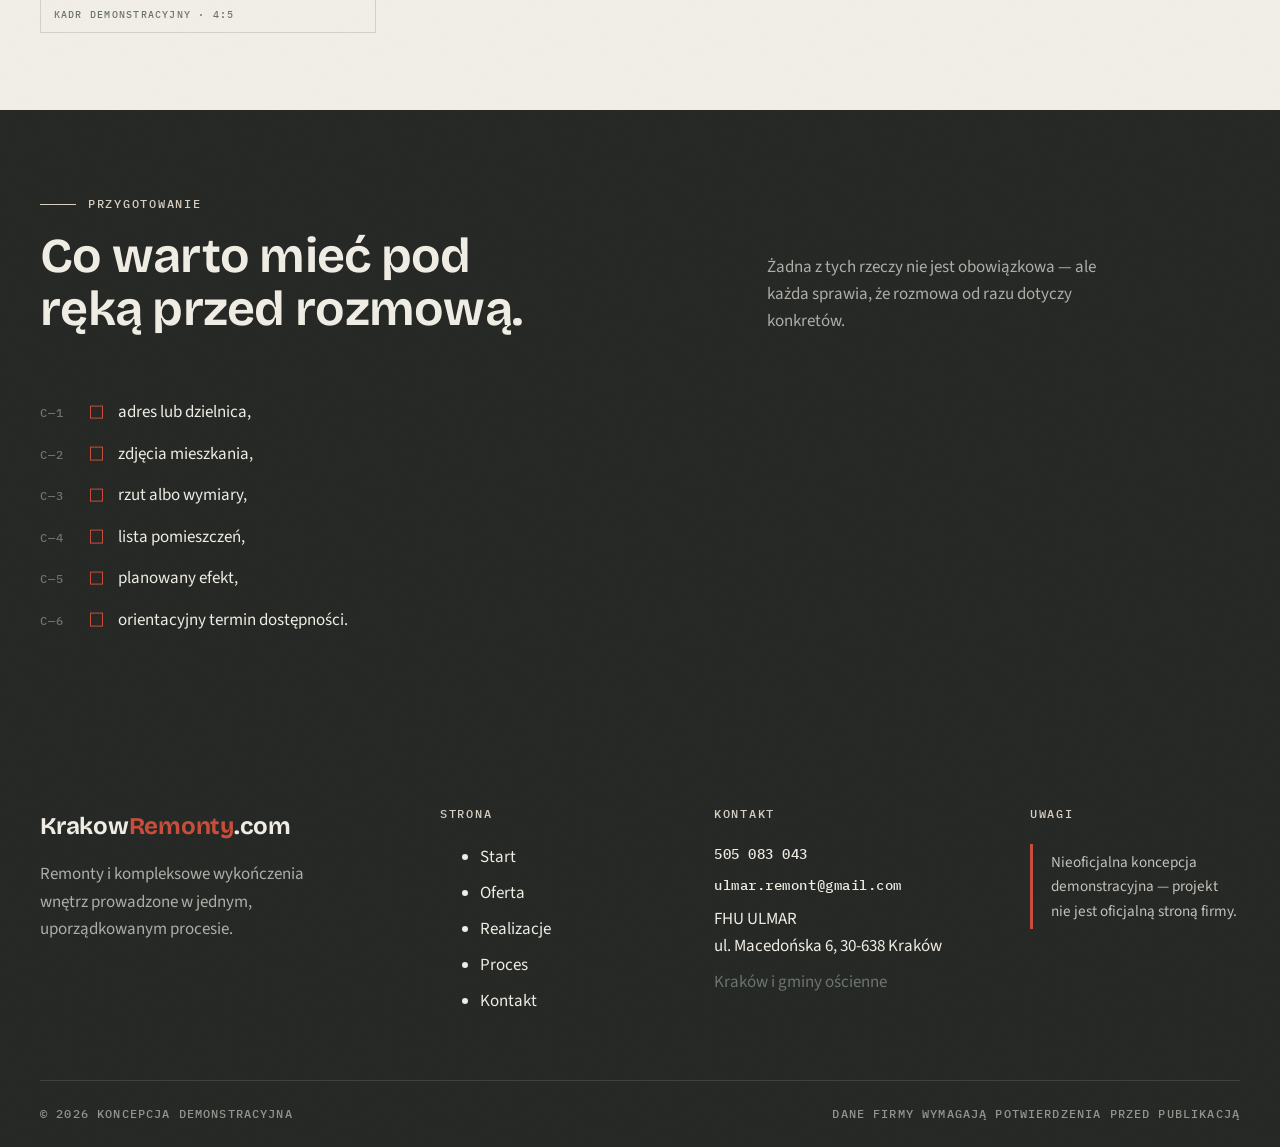
<file: kontakt.html>
<!DOCTYPE html>
<html lang="pl">
<head>
  <meta charset="utf-8">
  <meta name="viewport" content="width=device-width, initial-scale=1">
  <meta name="robots" content="noindex, nofollow, noarchive">
  <title>Kontakt — remonty Kraków | KrakowRemonty.com</title>
  <meta name="description" content="Zadzwoń: 505 083 043 lub napisz: ulmar.remont@gmail.com. FHU ULMAR, ul. Macedońska 6, Kraków. Obszar: Kraków i gminy ościenne.">
  <meta name="theme-color" content="#222522">
  <link rel="icon" href="assets/icons/favicon.svg" type="image/svg+xml">
  <link rel="preload" href="assets/fonts/bricolage-grotesque-latin-wght-normal.woff2" as="font" type="font/woff2" crossorigin>
  <link rel="preload" href="assets/fonts/bricolage-grotesque-latin-ext-wght-normal.woff2" as="font" type="font/woff2" crossorigin>
  <link rel="preload" href="assets/fonts/source-sans-3-latin-wght-normal.woff2" as="font" type="font/woff2" crossorigin>
  <link rel="preload" href="assets/fonts/source-sans-3-latin-ext-wght-normal.woff2" as="font" type="font/woff2" crossorigin>
  <link rel="stylesheet" href="css/tokens.css">
  <link rel="stylesheet" href="css/base.css">
  <link rel="stylesheet" href="css/layout.css">
  <link rel="stylesheet" href="css/components.css">
  <link rel="stylesheet" href="css/pages.css">
  <link rel="stylesheet" href="css/responsive.css">
  <script>document.documentElement.classList.add('js');</script>
  <script src="js/main.js" defer></script>
  <script src="js/demo-form.js" defer></script>
</head>
<body>

  <svg hidden aria-hidden="true" xmlns="http://www.w3.org/2000/svg">
    <symbol id="i-arrow" viewBox="0 0 24 24"><path d="M4 12h15M13 6l6 6-6 6"/></symbol>
    <symbol id="i-plus" viewBox="0 0 24 24"><path d="M12 5v14M5 12h14"/></symbol>
    <symbol id="i-close" viewBox="0 0 24 24"><path d="M6 6l12 12M18 6L6 18"/></symbol>
    <symbol id="i-left" viewBox="0 0 24 24"><path d="M20 12H5M11 6l-6 6 6 6"/></symbol>
    <symbol id="i-phone" viewBox="0 0 24 24"><path d="M5 4h4l2 5-2.5 1.5a12 12 0 0 0 5 5L15 13l5 2v4a2 2 0 0 1-2 2A16 16 0 0 1 3 6a2 2 0 0 1 2-2z"/></symbol>
    <symbol id="i-pin" viewBox="0 0 24 24"><path d="M12 21s-7-6.1-7-11a7 7 0 0 1 14 0c0 4.9-7 11-7 11z"/><circle cx="12" cy="10" r="2.5"/></symbol>
  </svg>

  <a class="skip-link" href="#main">Przejdź do treści</a>

  <header class="site-header">
    <div class="container site-header__inner">
      <a class="brand" href="index.html">
        <span class="brand__name">Krakow<em>Remonty</em>.com</span>
        <span class="brand__tag">FHU ULMAR · Remonty i wykończenia</span>
      </a>
      <nav class="site-nav" aria-label="Nawigacja główna">
        <ul class="site-nav__list">
          <li><a class="site-nav__link" href="index.html">Start</a></li>
          <li><a class="site-nav__link" href="oferta.html">Oferta</a></li>
          <li><a class="site-nav__link" href="realizacje.html">Realizacje</a></li>
          <li><a class="site-nav__link" href="proces.html">Proces</a></li>
          <li><a class="site-nav__link" aria-current="page" href="kontakt.html">Kontakt</a></li>
        </ul>
        <a class="header-phone" href="tel:+48505083043">
          <svg class="icon" aria-hidden="true"><use href="#i-phone"/></svg>
          505 083 043
        </a>
        <button class="menu-toggle" type="button" aria-expanded="false" aria-controls="mobile-menu">
          <span class="visually-hidden">Menu</span>
          <span class="bar"></span><span class="bar"></span><span class="bar"></span>
        </button>
      </nav>
    </div>
  </header>

  <div class="mobile-menu" id="mobile-menu" role="dialog" aria-modal="true" aria-label="Menu strony">
    <div class="mobile-menu__top">
      <span class="brand__name">Krakow<em>Remonty</em>.com</span>
      <button class="mobile-menu__close" type="button">
        Zamknij <svg class="icon" aria-hidden="true"><use href="#i-close"/></svg>
      </button>
    </div>
    <ul class="mobile-menu__list">
      <li class="mobile-menu__item"><a class="mobile-menu__link" href="index.html"><span class="k-index">01</span> Start</a></li>
      <li class="mobile-menu__item"><a class="mobile-menu__link" href="oferta.html"><span class="k-index">02</span> Oferta</a></li>
      <li class="mobile-menu__item"><a class="mobile-menu__link" href="realizacje.html"><span class="k-index">03</span> Realizacje</a></li>
      <li class="mobile-menu__item"><a class="mobile-menu__link" href="proces.html"><span class="k-index">04</span> Proces</a></li>
      <li class="mobile-menu__item"><a class="mobile-menu__link" aria-current="page" href="kontakt.html"><span class="k-index">05</span> Kontakt</a></li>
    </ul>
    <div class="mobile-menu__foot">
      <a href="tel:+48505083043">TEL 505 083 043</a>
      <a href="mailto:ulmar.remont@gmail.com">ulmar.remont@gmail.com</a>
      <span>Kraków i gminy ościenne</span>
    </div>
  </div>

  <main id="main">

    <header class="page-head" data-page-num="05">
      <div class="container page-head__grid">
        <div>
          <p class="k-label k-label--red">Kontakt</p>
          <h1>Zacznij od krótkiej rozmowy o mieszkaniu.</h1>
        </div>
        <p class="lead">Podaj lokalizację, rodzaj prac i orientacyjny termin. Dzięki temu pierwsza rozmowa będzie dotyczyła konkretnego zakresu.</p>
      </div>
    </header>

    <section class="section section--sm" aria-label="Dane kontaktowe i formularz">
      <div class="container contact-layout">

        <div class="contact-info">
          <div class="contact-info__item" data-reveal>
            <p class="k-label k-label--red">Telefon</p>
            <a class="big" href="tel:+48505083043">505 083 043</a>
          </div>
          <div class="contact-info__item" data-reveal style="--reveal-delay:60ms">
            <p class="k-label k-label--red">E-mail</p>
            <a class="mono link-line" href="mailto:ulmar.remont@gmail.com">ulmar.remont@gmail.com</a>
          </div>
          <div class="contact-info__item" data-reveal style="--reveal-delay:120ms">
            <p class="k-label k-label--red">Adres</p>
            <address style="font-style: normal">FHU ULMAR<br>ul. Macedońska 6<br>30-638 Kraków</address>
          </div>
          <div class="contact-info__item" data-reveal style="--reveal-delay:180ms">
            <p class="k-label k-label--red">Obszar działania</p>
            <p>Kraków i gminy ościenne</p>
          </div>
          <figure class="contact-info__media media-reveal" data-reveal style="--reveal-delay:240ms">
            <img src="assets/images/kontakt-detal-4x5.svg" width="1200" height="1500" alt="Narzędzia pomiarowe w jasnym remontowanym mieszkaniu" loading="lazy">
            <figcaption>Kadr demonstracyjny · 4:5</figcaption>
          </figure>
        </div>

        <div>
          <form class="contact-form-wrap" data-demo-form novalidate data-reveal>
            <p class="k-label">Formularz zapytania</p>
            <div class="form-grid">
              <div class="form-field">
                <label for="f-name">Imię</label>
                <input id="f-name" name="name" type="text" autocomplete="given-name" required>
                <p class="field-error">Podaj imię.</p>
              </div>
              <div class="form-field">
                <label for="f-contact">Telefon lub e-mail</label>
                <input id="f-contact" name="contact" type="text" autocomplete="tel" required>
                <p class="field-error">Podaj telefon lub e-mail.</p>
              </div>
              <div class="form-field">
                <label for="f-location">Lokalizacja</label>
                <input id="f-location" name="location" type="text" placeholder="np. Kraków, Podgórze" required>
                <p class="field-error">Podaj lokalizację mieszkania.</p>
              </div>
              <div class="form-field">
                <label for="f-scope">Rodzaj prac</label>
                <select id="f-scope" name="scope" required>
                  <option value="" selected>— wybierz —</option>
                  <option>Wykończenie mieszkania deweloperskiego</option>
                  <option>Generalny remont mieszkania</option>
                  <option>Łazienka</option>
                  <option>Kuchnia</option>
                  <option>Ściany, sufity, malowanie</option>
                  <option>Podłogi i wykończenia</option>
                  <option>Inny zakres</option>
                </select>
                <p class="field-error">Wybierz rodzaj prac.</p>
              </div>
              <div class="form-field form-field--full">
                <label for="f-term">Orientacyjny termin</label>
                <input id="f-term" name="term" type="text" placeholder="np. wiosna, za 2–3 miesiące">
              </div>
              <div class="form-field form-field--full">
                <label for="f-message">Wiadomość</label>
                <textarea id="f-message" name="message" required></textarea>
                <p class="field-error">Napisz krótko, czego dotyczy remont.</p>
              </div>
            </div>
            <button class="btn btn--primary" type="submit">
              Przygotuj zapytanie
              <svg class="icon" aria-hidden="true"><use href="#i-arrow"/></svg>
            </button>
            <p class="form-status" role="status" aria-live="polite"></p>
            <p class="form-note" style="margin-top: var(--sp-2)">To demonstracyjna wersja formularza — wiadomość nie zostanie wysłana ani zapisana.</p>
          </form>
        </div>
      </div>
    </section>

    <!-- ============================== przed rozmową -->
    <section class="section section--sm is-dark" aria-labelledby="prep-title">
      <div class="container">
        <div class="section-head" data-reveal>
          <div>
            <p class="k-label">Przygotowanie</p>
            <h2 id="prep-title">Co warto mieć pod ręką przed rozmową.</h2>
          </div>
          <p class="section-head__aside">Żadna z tych rzeczy nie jest obowiązkowa — ale każda sprawia, że rozmowa od razu dotyczy konkretów.</p>
        </div>
        <ul class="check-list" data-reveal>
          <li><span class="mono-i">C—1</span><span class="box" aria-hidden="true"></span><span>adres lub dzielnica,</span></li>
          <li><span class="mono-i">C—2</span><span class="box" aria-hidden="true"></span><span>zdjęcia mieszkania,</span></li>
          <li><span class="mono-i">C—3</span><span class="box" aria-hidden="true"></span><span>rzut albo wymiary,</span></li>
          <li><span class="mono-i">C—4</span><span class="box" aria-hidden="true"></span><span>lista pomieszczeń,</span></li>
          <li><span class="mono-i">C—5</span><span class="box" aria-hidden="true"></span><span>planowany efekt,</span></li>
          <li><span class="mono-i">C—6</span><span class="box" aria-hidden="true"></span><span>orientacyjny termin dostępności.</span></li>
        </ul>
      </div>
    </section>
  </main>

  <footer class="site-footer">
    <div class="container">
      <div class="site-footer__grid">
        <div class="site-footer__brand">
          <span class="brand__name">Krakow<em>Remonty</em>.com</span>
          <p>Remonty i kompleksowe wykończenia wnętrz prowadzone w jednym, uporządkowanym procesie.</p>
        </div>
        <nav aria-label="Nawigacja w stopce">
          <h2>Strona</h2>
          <ul>
            <li><a href="index.html">Start</a></li>
            <li><a href="oferta.html">Oferta</a></li>
            <li><a href="realizacje.html">Realizacje</a></li>
            <li><a href="proces.html">Proces</a></li>
            <li><a href="kontakt.html">Kontakt</a></li>
          </ul>
        </nav>
        <div>
          <h2>Kontakt</h2>
          <address>
            <a class="mono" href="tel:+48505083043">505 083 043</a>
            <a class="mono" href="mailto:ulmar.remont@gmail.com">ulmar.remont@gmail.com</a>
            <span>FHU ULMAR<br>ul. Macedońska 6, 30-638 Kraków</span>
            <span class="muted">Kraków i gminy ościenne</span>
          </address>
        </div>
        <div>
          <h2>Uwagi</h2>
          <p class="demo-disclaimer">Nieoficjalna koncepcja demonstracyjna — projekt nie jest oficjalną stroną firmy.</p>
        </div>
      </div>
      <div class="site-footer__bottom">
        <span>© <span data-year>2026</span> Koncepcja demonstracyjna</span>
        <span>Dane firmy wymagają potwierdzenia przed publikacją</span>
      </div>
    </div>
  </footer>

</body>
</html>
</file>
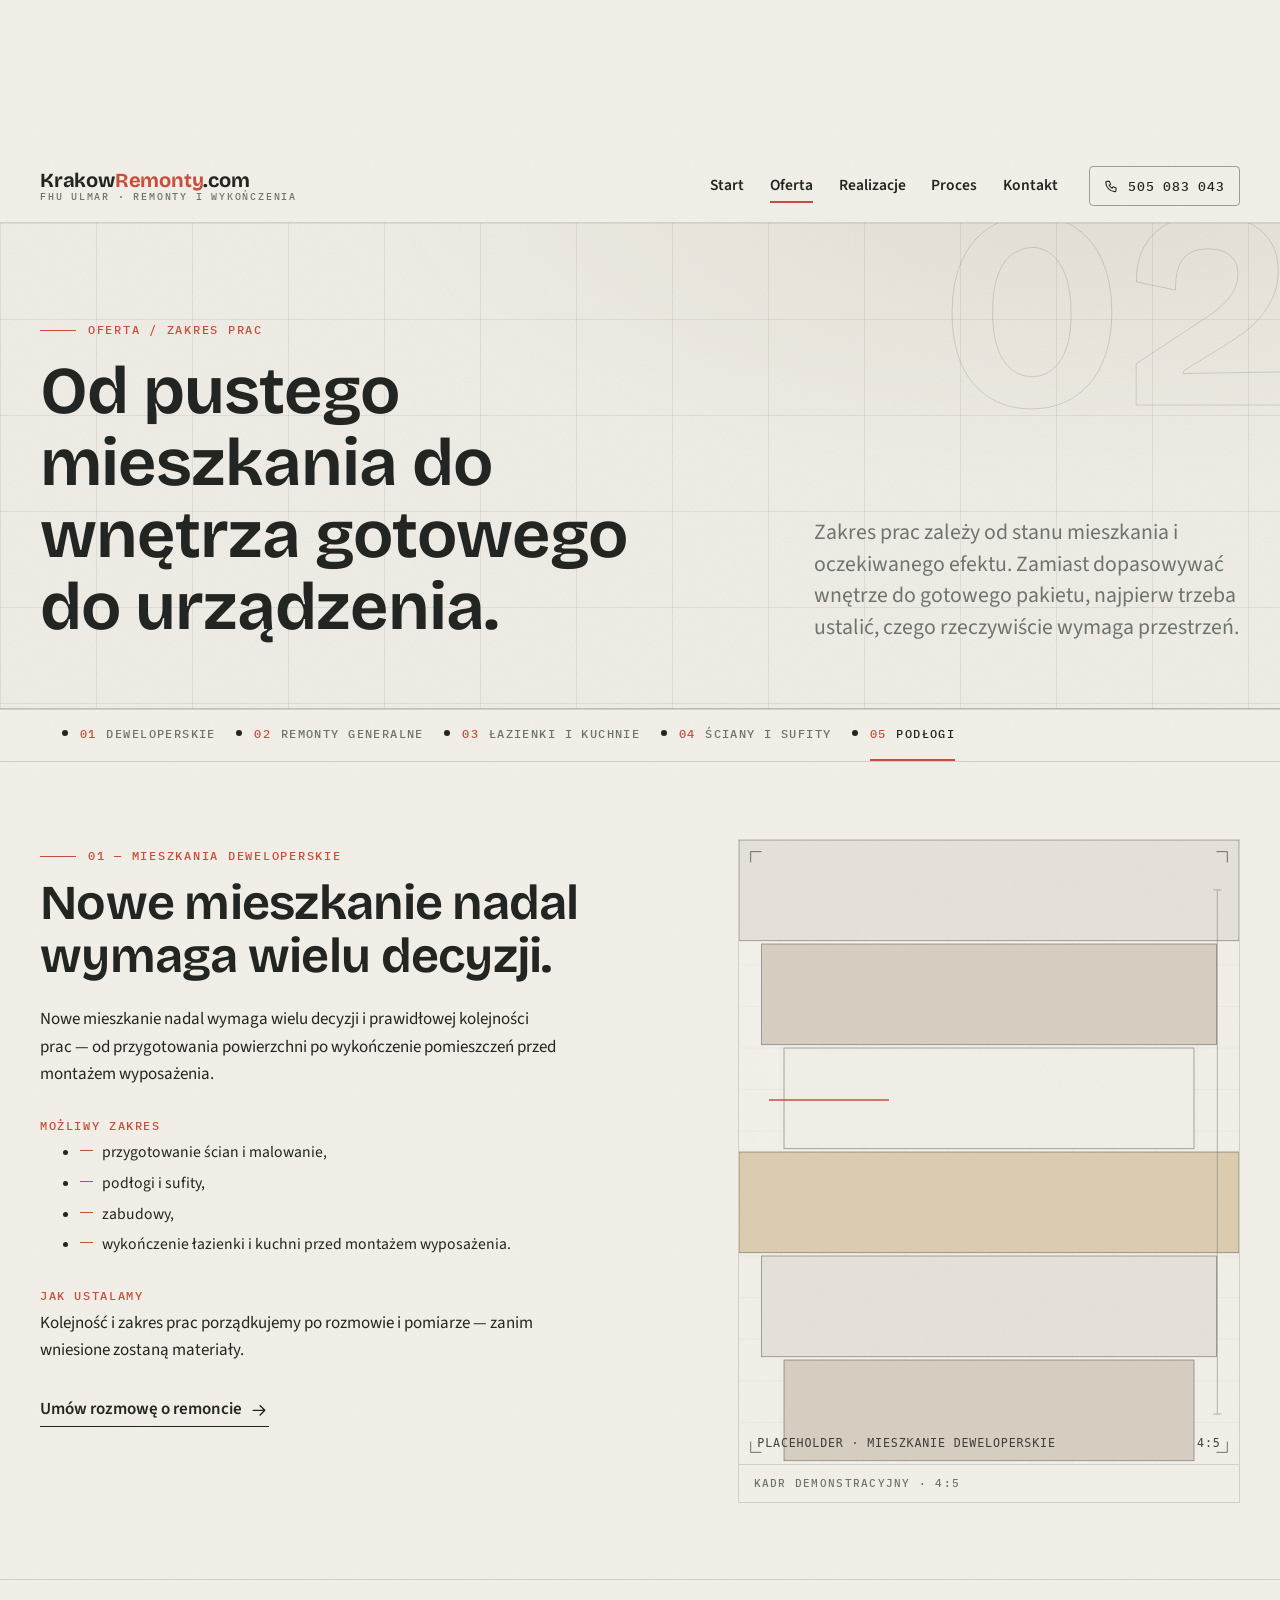
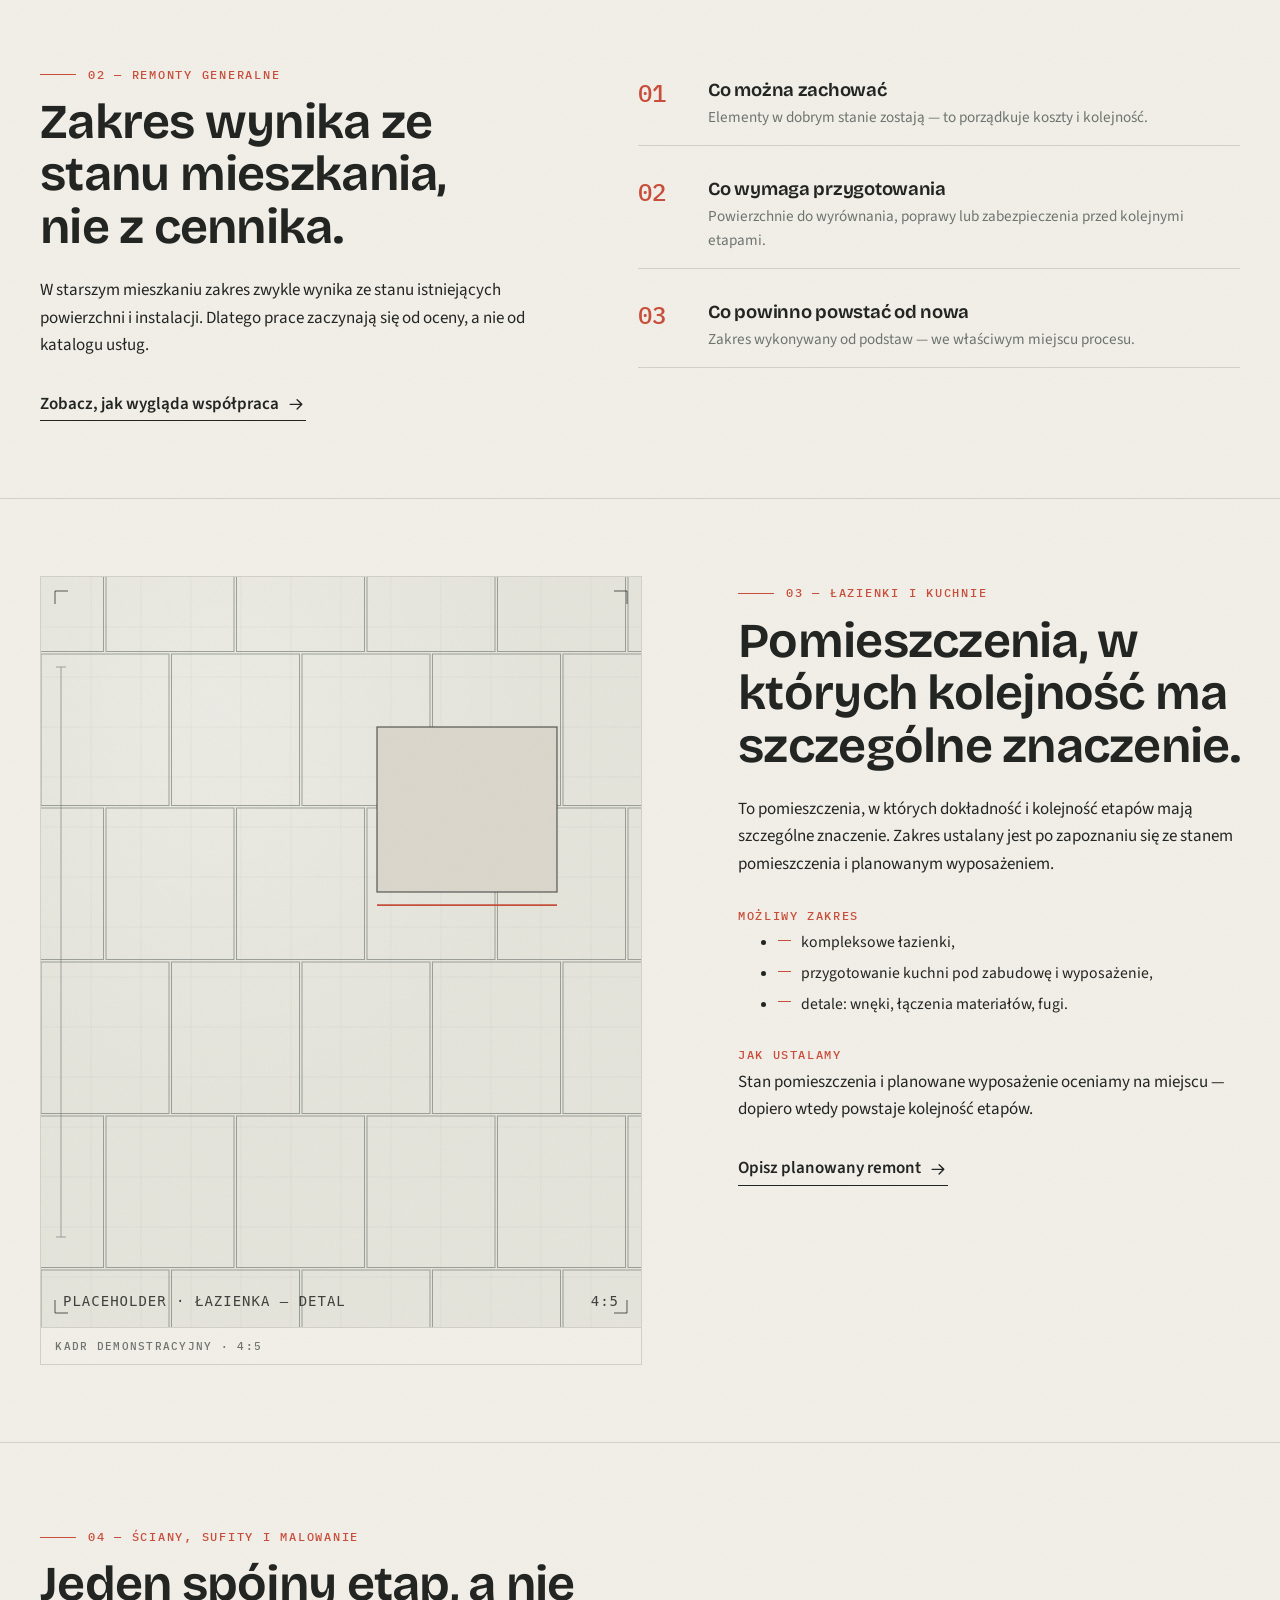
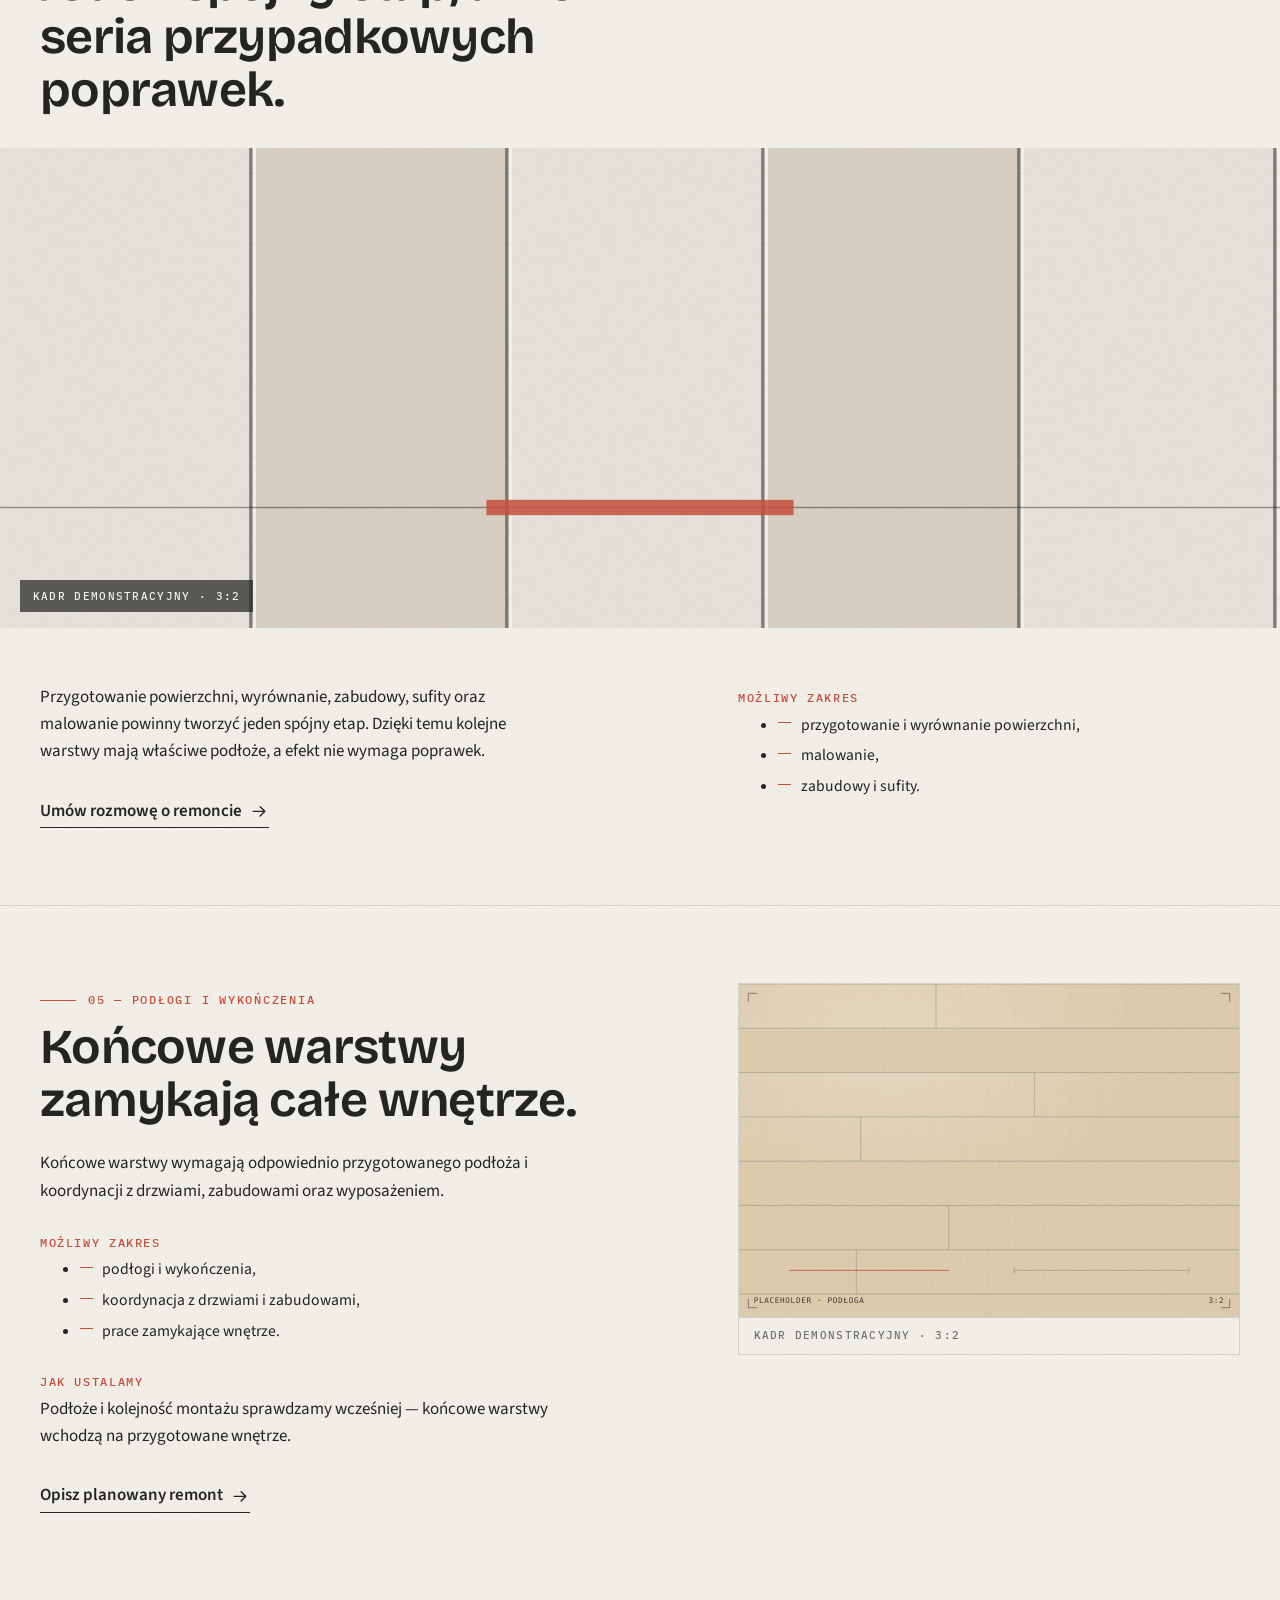
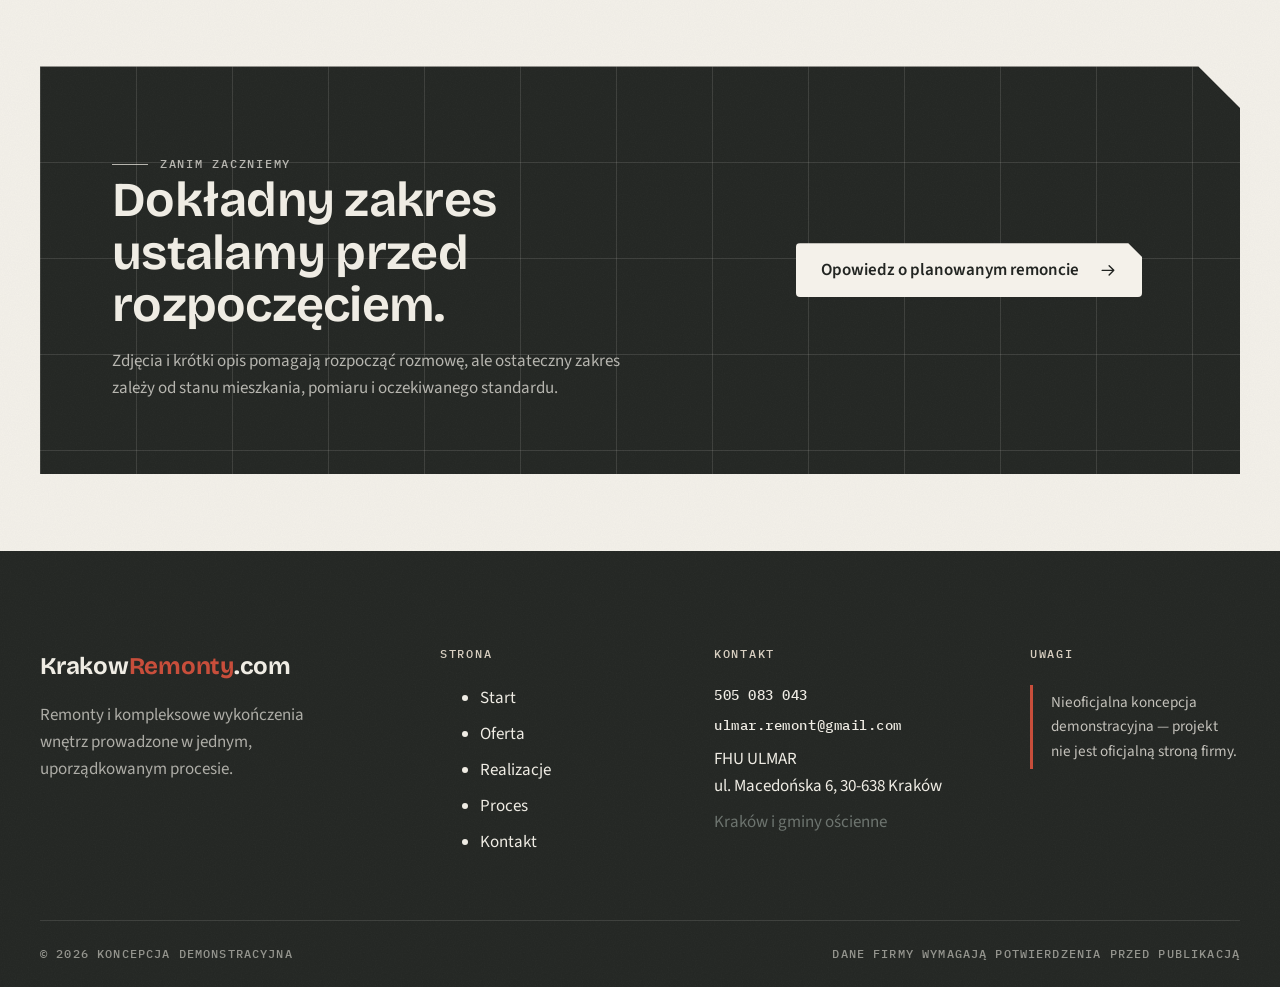
<file: oferta.html>
<!DOCTYPE html>
<html lang="pl">
<head>
  <meta charset="utf-8">
  <meta name="viewport" content="width=device-width, initial-scale=1">
  <meta name="robots" content="noindex, nofollow, noarchive">
  <title>Zakres usług remontowych Kraków | KrakowRemonty.com</title>
  <meta name="description" content="Wykończenia mieszkań deweloperskich, remonty generalne, łazienki, kuchnie, ściany, sufity i podłogi. Zakres ustalany po rozmowie i pomiarze.">
  <meta name="theme-color" content="#222522">
  <link rel="icon" href="assets/icons/favicon.svg" type="image/svg+xml">
  <link rel="preload" href="assets/fonts/bricolage-grotesque-latin-wght-normal.woff2" as="font" type="font/woff2" crossorigin>
  <link rel="preload" href="assets/fonts/bricolage-grotesque-latin-ext-wght-normal.woff2" as="font" type="font/woff2" crossorigin>
  <link rel="preload" href="assets/fonts/source-sans-3-latin-wght-normal.woff2" as="font" type="font/woff2" crossorigin>
  <link rel="preload" href="assets/fonts/source-sans-3-latin-ext-wght-normal.woff2" as="font" type="font/woff2" crossorigin>
  <link rel="stylesheet" href="css/tokens.css">
  <link rel="stylesheet" href="css/base.css">
  <link rel="stylesheet" href="css/layout.css">
  <link rel="stylesheet" href="css/components.css">
  <link rel="stylesheet" href="css/pages.css">
  <link rel="stylesheet" href="css/responsive.css">
  <script>document.documentElement.classList.add('js');</script>
  <script src="js/main.js" defer></script>
</head>
<body>

  <svg hidden aria-hidden="true" xmlns="http://www.w3.org/2000/svg">
    <symbol id="i-arrow" viewBox="0 0 24 24"><path d="M4 12h15M13 6l6 6-6 6"/></symbol>
    <symbol id="i-plus" viewBox="0 0 24 24"><path d="M12 5v14M5 12h14"/></symbol>
    <symbol id="i-close" viewBox="0 0 24 24"><path d="M6 6l12 12M18 6L6 18"/></symbol>
    <symbol id="i-left" viewBox="0 0 24 24"><path d="M20 12H5M11 6l-6 6 6 6"/></symbol>
    <symbol id="i-phone" viewBox="0 0 24 24"><path d="M5 4h4l2 5-2.5 1.5a12 12 0 0 0 5 5L15 13l5 2v4a2 2 0 0 1-2 2A16 16 0 0 1 3 6a2 2 0 0 1 2-2z"/></symbol>
    <symbol id="i-pin" viewBox="0 0 24 24"><path d="M12 21s-7-6.1-7-11a7 7 0 0 1 14 0c0 4.9-7 11-7 11z"/><circle cx="12" cy="10" r="2.5"/></symbol>
  </svg>

  <a class="skip-link" href="#main">Przejdź do treści</a>

  <header class="site-header">
    <div class="container site-header__inner">
      <a class="brand" href="index.html">
        <span class="brand__name">Krakow<em>Remonty</em>.com</span>
        <span class="brand__tag">FHU ULMAR · Remonty i wykończenia</span>
      </a>
      <nav class="site-nav" aria-label="Nawigacja główna">
        <ul class="site-nav__list">
          <li><a class="site-nav__link" href="index.html">Start</a></li>
          <li><a class="site-nav__link" aria-current="page" href="oferta.html">Oferta</a></li>
          <li><a class="site-nav__link" href="realizacje.html">Realizacje</a></li>
          <li><a class="site-nav__link" href="proces.html">Proces</a></li>
          <li><a class="site-nav__link" href="kontakt.html">Kontakt</a></li>
        </ul>
        <a class="header-phone" href="tel:+48505083043">
          <svg class="icon" aria-hidden="true"><use href="#i-phone"/></svg>
          505 083 043
        </a>
        <button class="menu-toggle" type="button" aria-expanded="false" aria-controls="mobile-menu">
          <span class="visually-hidden">Menu</span>
          <span class="bar"></span><span class="bar"></span><span class="bar"></span>
        </button>
      </nav>
    </div>
  </header>

  <div class="mobile-menu" id="mobile-menu" role="dialog" aria-modal="true" aria-label="Menu strony">
    <div class="mobile-menu__top">
      <span class="brand__name">Krakow<em>Remonty</em>.com</span>
      <button class="mobile-menu__close" type="button">
        Zamknij <svg class="icon" aria-hidden="true"><use href="#i-close"/></svg>
      </button>
    </div>
    <ul class="mobile-menu__list">
      <li class="mobile-menu__item"><a class="mobile-menu__link" href="index.html"><span class="k-index">01</span> Start</a></li>
      <li class="mobile-menu__item"><a class="mobile-menu__link" aria-current="page" href="oferta.html"><span class="k-index">02</span> Oferta</a></li>
      <li class="mobile-menu__item"><a class="mobile-menu__link" href="realizacje.html"><span class="k-index">03</span> Realizacje</a></li>
      <li class="mobile-menu__item"><a class="mobile-menu__link" href="proces.html"><span class="k-index">04</span> Proces</a></li>
      <li class="mobile-menu__item"><a class="mobile-menu__link" href="kontakt.html"><span class="k-index">05</span> Kontakt</a></li>
    </ul>
    <div class="mobile-menu__foot">
      <a href="tel:+48505083043">TEL 505 083 043</a>
      <a href="mailto:ulmar.remont@gmail.com">ulmar.remont@gmail.com</a>
      <span>Kraków i gminy ościenne</span>
    </div>
  </div>

  <main id="main">

    <header class="page-head" data-page-num="02">
      <div class="container page-head__grid">
        <div>
          <p class="k-label k-label--red">Oferta / zakres prac</p>
          <h1>Od pustego mieszkania do wnętrza gotowego do urządzenia.</h1>
        </div>
        <p class="lead">Zakres prac zależy od stanu mieszkania i oczekiwanego efektu. Zamiast dopasowywać wnętrze do gotowego pakietu, najpierw trzeba ustalić, czego rzeczywiście wymaga przestrzeń.</p>
      </div>
    </header>

    <nav class="offer-subnav" aria-label="Kategorie oferty" data-offer-subnav>
      <div class="container">
        <ul>
          <li><a href="#deweloperskie"><span class="n">01</span> Deweloperskie</a></li>
          <li><a href="#generalne"><span class="n">02</span> Remonty generalne</a></li>
          <li><a href="#lazienki-kuchnie"><span class="n">03</span> Łazienki i kuchnie</a></li>
          <li><a href="#sciany-sufity"><span class="n">04</span> Ściany i sufity</a></li>
          <li><a href="#podlogi"><span class="n">05</span> Podłogi</a></li>
        </ul>
      </div>
    </nav>

    <!-- ============================== 01 Deweloperskie -->
    <section class="offer-section" id="deweloperskie" aria-labelledby="t-dew">
      <div class="container offer-section__grid">
        <div data-reveal>
          <p class="k-label k-label--red">01 — Mieszkania deweloperskie</p>
          <h2 id="t-dew">Nowe mieszkanie nadal wymaga wielu decyzji.</h2>
          <p class="offer-section__desc">Nowe mieszkanie nadal wymaga wielu decyzji i prawidłowej kolejności prac — od przygotowania powierzchni po wykończenie pomieszczeń przed montażem wyposażenia.</p>
          <div class="offer-part">
            <h3>Możliwy zakres</h3>
            <ul>
              <li>przygotowanie ścian i malowanie,</li>
              <li>podłogi i sufity,</li>
              <li>zabudowy,</li>
              <li>wykończenie łazienki i kuchni przed montażem wyposażenia.</li>
            </ul>
          </div>
          <div class="offer-part">
            <h3>Jak ustalamy</h3>
            <p>Kolejność i zakres prac porządkujemy po rozmowie i pomiarze — zanim wniesione zostaną materiały.</p>
          </div>
          <p class="offer-section__cta">
            <a class="link-line" href="kontakt.html">Umów rozmowę o remoncie <svg class="icon" aria-hidden="true"><use href="#i-arrow"/></svg></a>
          </p>
        </div>
        <div class="offer-section__media" data-reveal style="--reveal-delay:100ms">
          <figure class="media-reveal">
            <img src="assets/images/oferta-deweloperskie-4x5.svg" width="1200" height="1500" alt="Nowe mieszkanie podczas przygotowania ścian i podłogi" loading="lazy">
            <figcaption>Kadr demonstracyjny · 4:5</figcaption>
          </figure>
        </div>
      </div>
    </section>

    <!-- ============================== 02 Generalne (typograficzna) -->
    <section class="offer-section offer-section--type" id="generalne" aria-labelledby="t-gen">
      <div class="container offer-section__grid">
        <div data-reveal>
          <p class="k-label k-label--red">02 — Remonty generalne</p>
          <h2 id="t-gen">Zakres wynika ze stanu mieszkania, nie z cennika.</h2>
          <p class="offer-section__desc">W starszym mieszkaniu zakres zwykle wynika ze stanu istniejących powierzchni i instalacji. Dlatego prace zaczynają się od oceny, a nie od katalogu usług.</p>
          <p class="offer-section__cta">
            <a class="link-line" href="proces.html">Zobacz, jak wygląda współpraca <svg class="icon" aria-hidden="true"><use href="#i-arrow"/></svg></a>
          </p>
        </div>
        <div data-reveal style="--reveal-delay:100ms">
          <ol class="offer-steps">
            <li>
              <div>
                <h3>Co można zachować</h3>
                <p class="muted">Elementy w dobrym stanie zostają — to porządkuje koszty i kolejność.</p>
              </div>
            </li>
            <li>
              <div>
                <h3>Co wymaga przygotowania</h3>
                <p class="muted">Powierzchnie do wyrównania, poprawy lub zabezpieczenia przed kolejnymi etapami.</p>
              </div>
            </li>
            <li>
              <div>
                <h3>Co powinno powstać od nowa</h3>
                <p class="muted">Zakres wykonywany od podstaw — we właściwym miejscu procesu.</p>
              </div>
            </li>
          </ol>
        </div>
      </div>
    </section>

    <!-- ============================== 03 Łazienki i kuchnie -->
    <section class="offer-section" id="lazienki-kuchnie" aria-labelledby="t-lk">
      <div class="container offer-section__grid offer-section__grid--flip">
        <div data-reveal>
          <p class="k-label k-label--red">03 — Łazienki i kuchnie</p>
          <h2 id="t-lk">Pomieszczenia, w których kolejność ma szczególne znaczenie.</h2>
          <p class="offer-section__desc">To pomieszczenia, w których dokładność i kolejność etapów mają szczególne znaczenie. Zakres ustalany jest po zapoznaniu się ze stanem pomieszczenia i planowanym wyposażeniem.</p>
          <div class="offer-part">
            <h3>Możliwy zakres</h3>
            <ul>
              <li>kompleksowe łazienki,</li>
              <li>przygotowanie kuchni pod zabudowę i wyposażenie,</li>
              <li>detale: wnęki, łączenia materiałów, fugi.</li>
            </ul>
          </div>
          <div class="offer-part">
            <h3>Jak ustalamy</h3>
            <p>Stan pomieszczenia i planowane wyposażenie oceniamy na miejscu — dopiero wtedy powstaje kolejność etapów.</p>
          </div>
          <p class="offer-section__cta">
            <a class="link-line" href="kontakt.html">Opisz planowany remont <svg class="icon" aria-hidden="true"><use href="#i-arrow"/></svg></a>
          </p>
        </div>
        <div class="offer-section__media" data-reveal style="--reveal-delay:100ms">
          <figure class="media-reveal">
            <img src="assets/images/oferta-lazienka-detal-4x5.svg" width="1200" height="1500" alt="Precyzyjnie wykończony detal nowoczesnej łazienki" loading="lazy">
            <figcaption>Kadr demonstracyjny · 4:5</figcaption>
          </figure>
        </div>
      </div>
    </section>

    <!-- ============================== 04 Ściany i sufity (pełny kadr) -->
    <section class="offer-section" id="sciany-sufity" aria-labelledby="t-ss">
      <div class="container" data-reveal>
        <p class="k-label k-label--red">04 — Ściany, sufity i malowanie</p>
        <h2 id="t-ss" style="max-width: 20ch; margin-top: .7rem;">Jeden spójny etap, a nie seria przypadkowych poprawek.</h2>
      </div>
      <div class="layout-max">
        <figure class="offer-band media-reveal" data-reveal>
          <img src="assets/images/oferta-sciany-sufity-3x2.svg" width="1500" height="1000" alt="Przygotowanie ściany i sufitu w remontowanym mieszkaniu" loading="lazy">
          <figcaption>Kadr demonstracyjny · 3:2</figcaption>
        </figure>
      </div>
      <div class="container offer-section__grid">
        <div data-reveal>
          <p class="offer-section__desc">Przygotowanie powierzchni, wyrównanie, zabudowy, sufity oraz malowanie powinny tworzyć jeden spójny etap. Dzięki temu kolejne warstwy mają właściwe podłoże, a efekt nie wymaga poprawek.</p>
          <p class="offer-section__cta">
            <a class="link-line" href="kontakt.html">Umów rozmowę o remoncie <svg class="icon" aria-hidden="true"><use href="#i-arrow"/></svg></a>
          </p>
        </div>
        <div class="offer-part" data-reveal style="--reveal-delay:100ms">
          <h3>Możliwy zakres</h3>
          <ul>
            <li>przygotowanie i wyrównanie powierzchni,</li>
            <li>malowanie,</li>
            <li>zabudowy i sufity.</li>
          </ul>
        </div>
      </div>
    </section>

    <!-- ============================== 05 Podłogi -->
    <section class="offer-section" id="podlogi" aria-labelledby="t-pod">
      <div class="container offer-section__grid">
        <div data-reveal>
          <p class="k-label k-label--red">05 — Podłogi i wykończenia</p>
          <h2 id="t-pod">Końcowe warstwy zamykają całe wnętrze.</h2>
          <p class="offer-section__desc">Końcowe warstwy wymagają odpowiednio przygotowanego podłoża i koordynacji z drzwiami, zabudowami oraz wyposażeniem.</p>
          <div class="offer-part">
            <h3>Możliwy zakres</h3>
            <ul>
              <li>podłogi i wykończenia,</li>
              <li>koordynacja z drzwiami i zabudowami,</li>
              <li>prace zamykające wnętrze.</li>
            </ul>
          </div>
          <div class="offer-part">
            <h3>Jak ustalamy</h3>
            <p>Podłoże i kolejność montażu sprawdzamy wcześniej — końcowe warstwy wchodzą na przygotowane wnętrze.</p>
          </div>
          <p class="offer-section__cta">
            <a class="link-line" href="kontakt.html">Opisz planowany remont <svg class="icon" aria-hidden="true"><use href="#i-arrow"/></svg></a>
          </p>
        </div>
        <div class="offer-section__media" data-reveal style="--reveal-delay:100ms">
          <figure class="media-reveal">
            <img src="assets/images/oferta-podloga-3x2.svg" width="1500" height="1000" alt="Precyzyjny montaż jasnej podłogi" loading="lazy">
            <figcaption>Kadr demonstracyjny · 3:2</figcaption>
          </figure>
        </div>
      </div>
    </section>

    <!-- ============================== finał -->
    <section class="section section--sm" aria-labelledby="t-final">
      <div class="container">
        <div class="offer-final" data-reveal>
          <div>
            <p class="k-label">Zanim zaczniemy</p>
            <h2 id="t-final">Dokładny zakres ustalamy przed rozpoczęciem.</h2>
            <p>Zdjęcia i krótki opis pomagają rozpocząć rozmowę, ale ostateczny zakres zależy od stanu mieszkania, pomiaru i oczekiwanego standardu.</p>
          </div>
          <a class="btn btn--light" href="kontakt.html">
            Opowiedz o planowanym remoncie
            <svg class="icon" aria-hidden="true"><use href="#i-arrow"/></svg>
          </a>
        </div>
      </div>
    </section>
  </main>

  <footer class="site-footer">
    <div class="container">
      <div class="site-footer__grid">
        <div class="site-footer__brand">
          <span class="brand__name">Krakow<em>Remonty</em>.com</span>
          <p>Remonty i kompleksowe wykończenia wnętrz prowadzone w jednym, uporządkowanym procesie.</p>
        </div>
        <nav aria-label="Nawigacja w stopce">
          <h2>Strona</h2>
          <ul>
            <li><a href="index.html">Start</a></li>
            <li><a href="oferta.html">Oferta</a></li>
            <li><a href="realizacje.html">Realizacje</a></li>
            <li><a href="proces.html">Proces</a></li>
            <li><a href="kontakt.html">Kontakt</a></li>
          </ul>
        </nav>
        <div>
          <h2>Kontakt</h2>
          <address>
            <a class="mono" href="tel:+48505083043">505 083 043</a>
            <a class="mono" href="mailto:ulmar.remont@gmail.com">ulmar.remont@gmail.com</a>
            <span>FHU ULMAR<br>ul. Macedońska 6, 30-638 Kraków</span>
            <span class="muted">Kraków i gminy ościenne</span>
          </address>
        </div>
        <div>
          <h2>Uwagi</h2>
          <p class="demo-disclaimer">Nieoficjalna koncepcja demonstracyjna — projekt nie jest oficjalną stroną firmy.</p>
        </div>
      </div>
      <div class="site-footer__bottom">
        <span>© <span data-year>2026</span> Koncepcja demonstracyjna</span>
        <span>Dane firmy wymagają potwierdzenia przed publikacją</span>
      </div>
    </div>
  </footer>

</body>
</html>
</file>
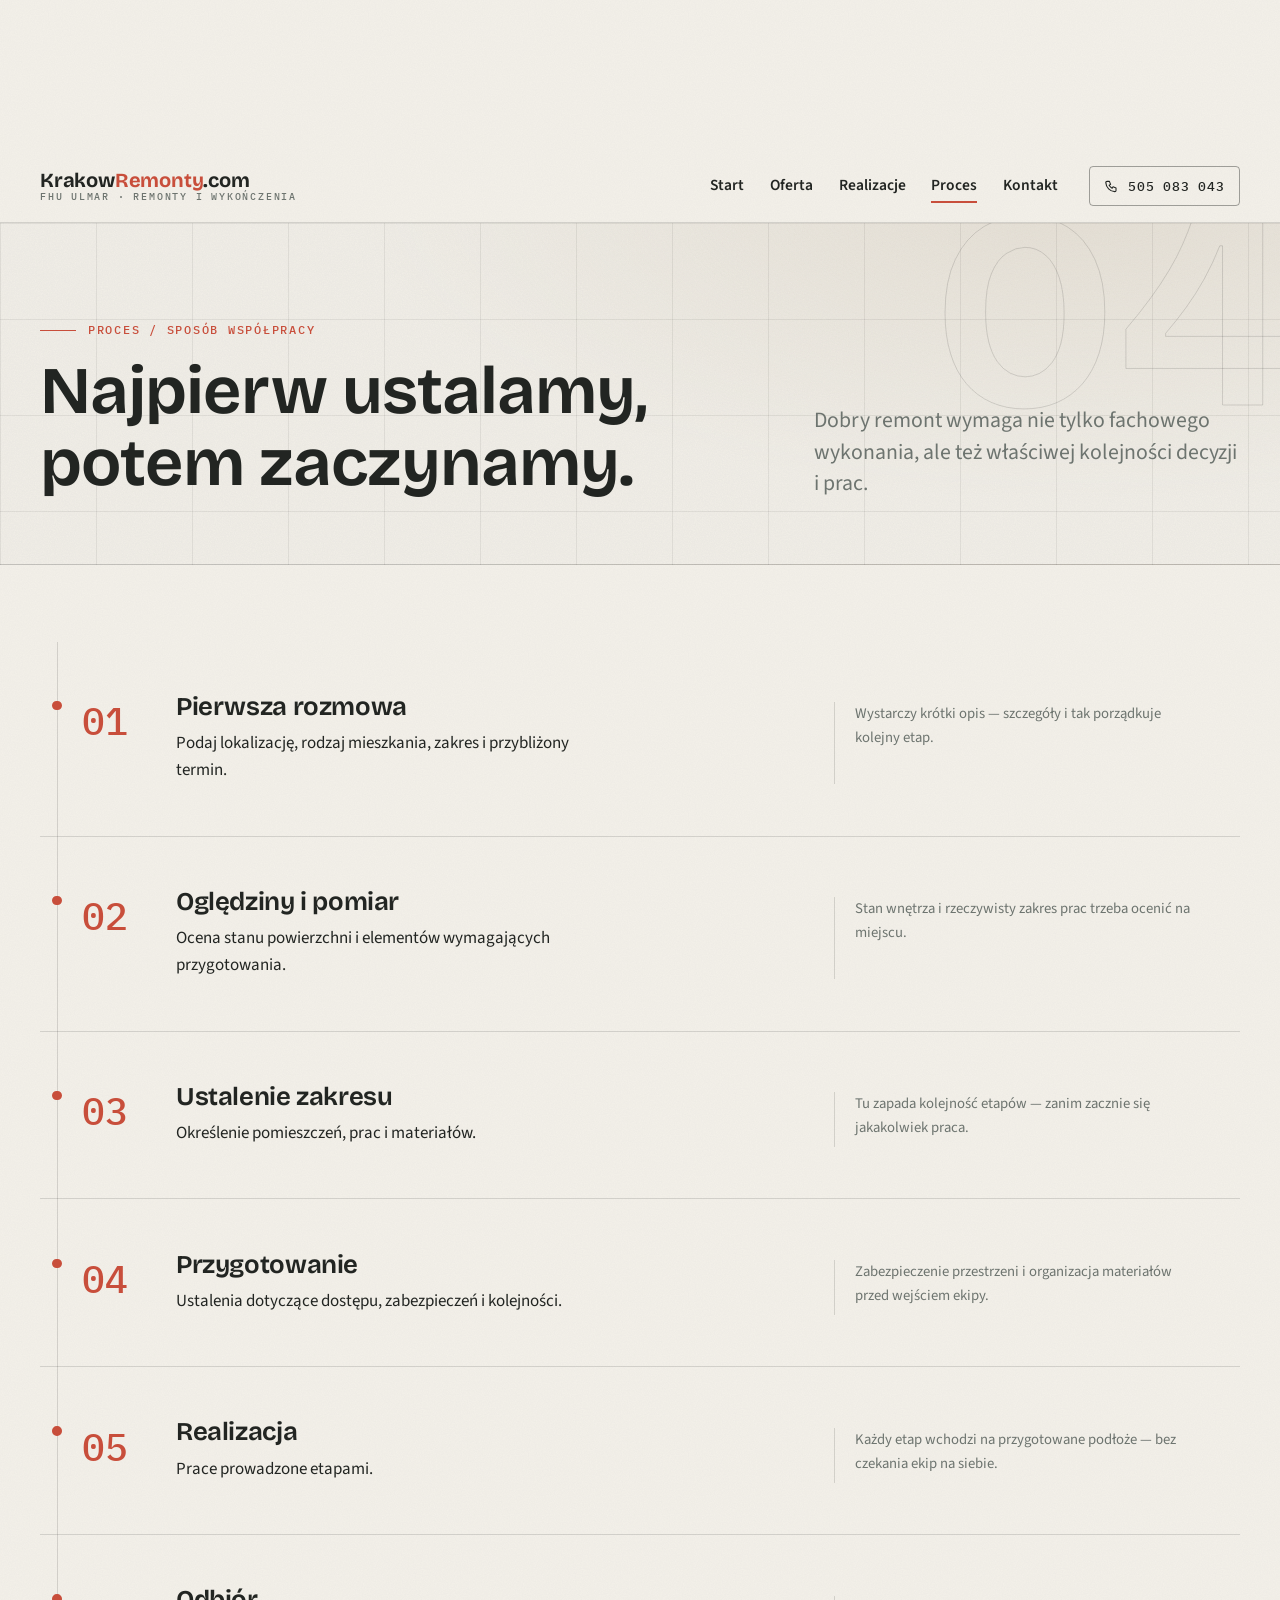
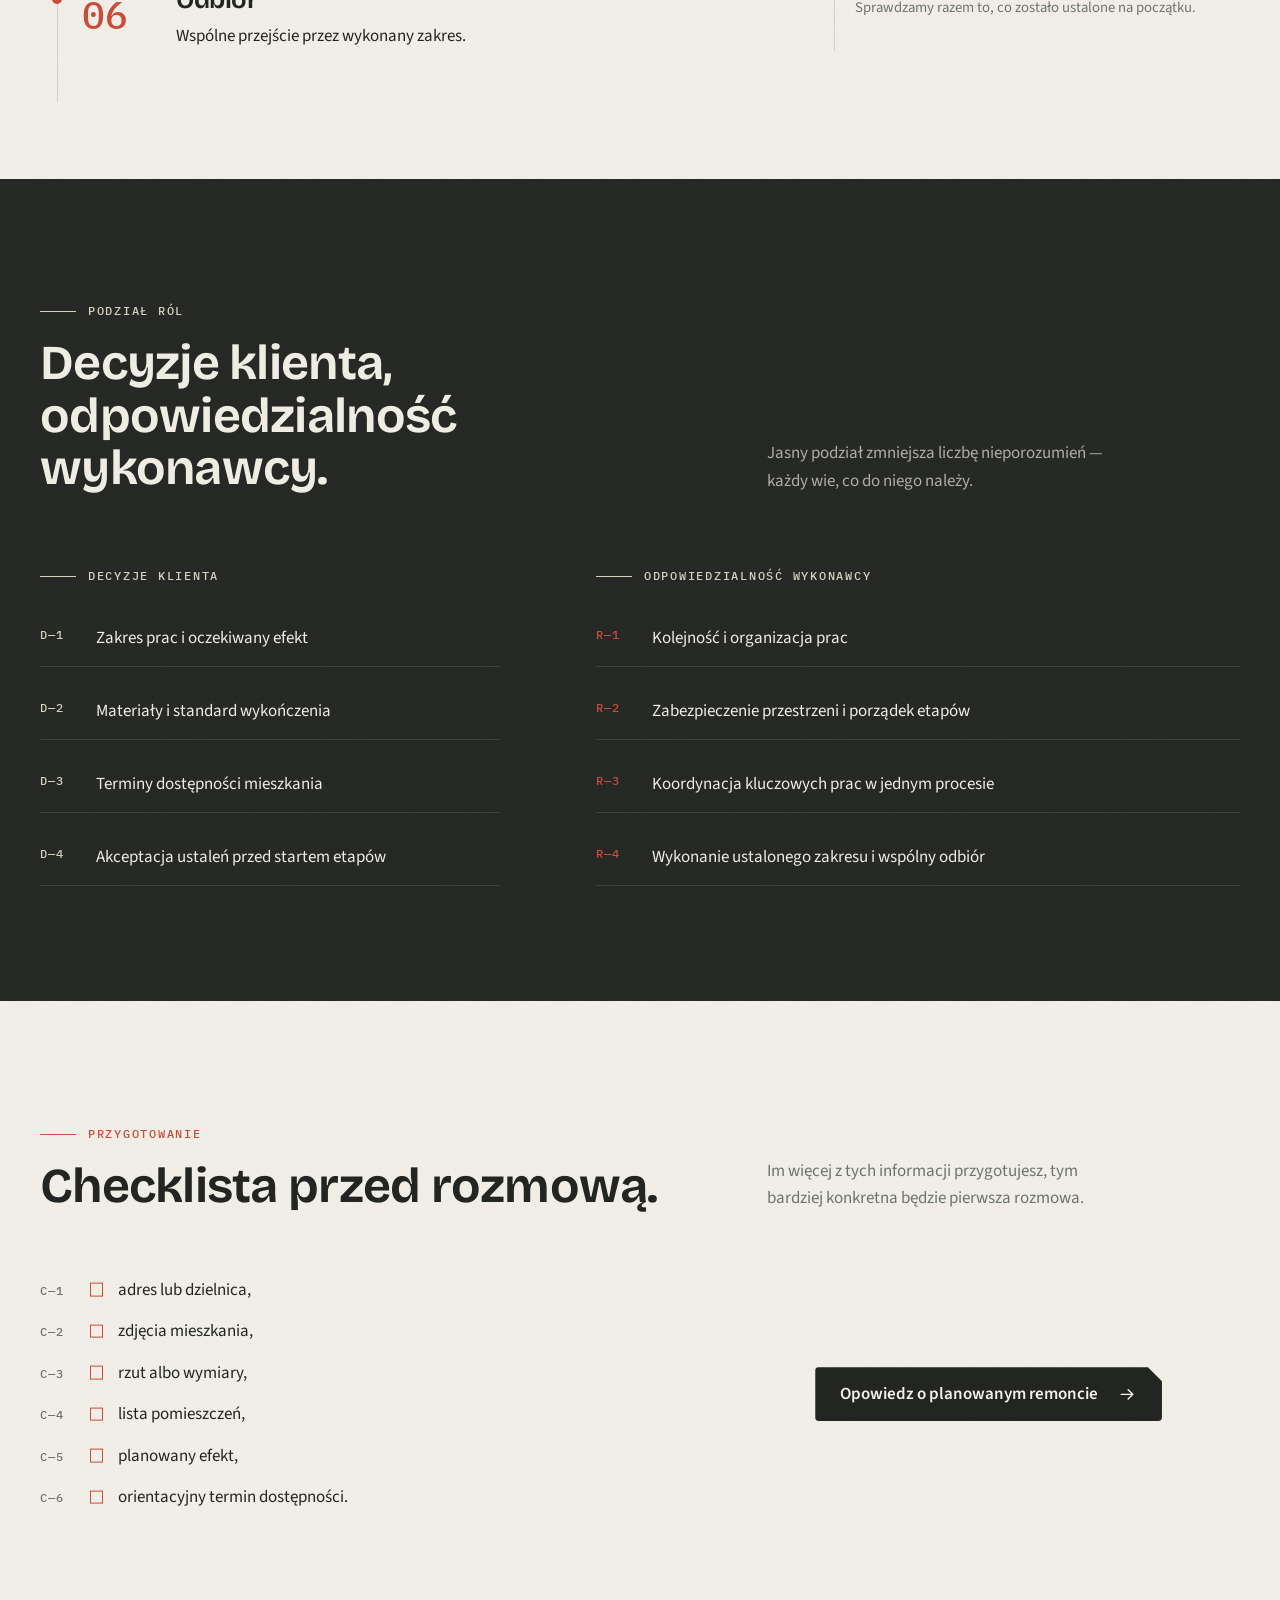
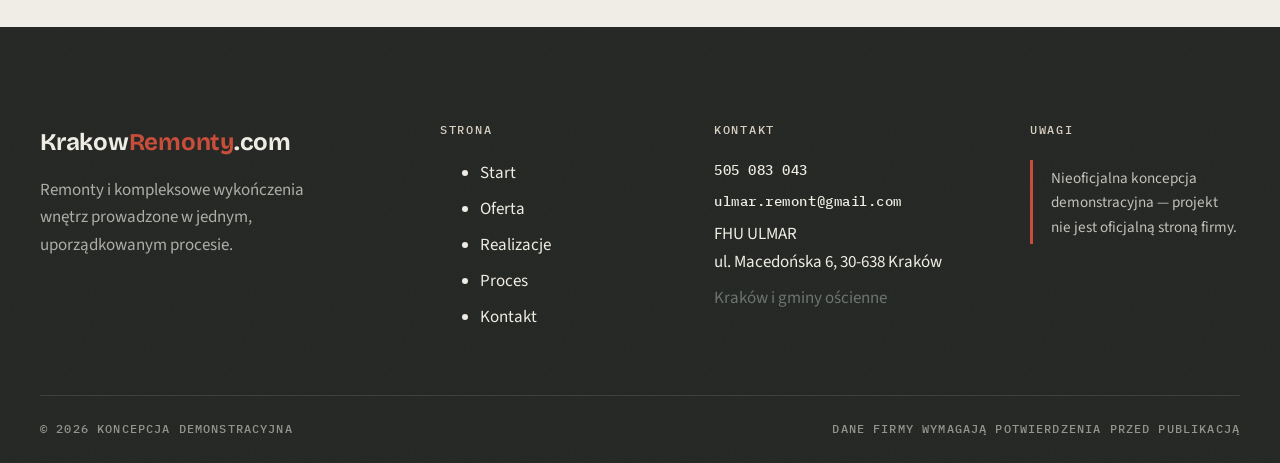
<file: proces.html>
<!DOCTYPE html>
<html lang="pl">
<head>
  <meta charset="utf-8">
  <meta name="viewport" content="width=device-width, initial-scale=1">
  <meta name="robots" content="noindex, nofollow, noarchive">
  <title>Jak wygląda współpraca przy remoncie | KrakowRemonty.com</title>
  <meta name="description" content="Sześć etapów współpracy przy remoncie: rozmowa, pomiar, zakres, przygotowanie, realizacja i odbiór. Zobacz, jak porządkujemy prace.">
  <meta name="theme-color" content="#222522">
  <link rel="icon" href="assets/icons/favicon.svg" type="image/svg+xml">
  <link rel="preload" href="assets/fonts/bricolage-grotesque-latin-wght-normal.woff2" as="font" type="font/woff2" crossorigin>
  <link rel="preload" href="assets/fonts/bricolage-grotesque-latin-ext-wght-normal.woff2" as="font" type="font/woff2" crossorigin>
  <link rel="preload" href="assets/fonts/source-sans-3-latin-wght-normal.woff2" as="font" type="font/woff2" crossorigin>
  <link rel="preload" href="assets/fonts/source-sans-3-latin-ext-wght-normal.woff2" as="font" type="font/woff2" crossorigin>
  <link rel="stylesheet" href="css/tokens.css">
  <link rel="stylesheet" href="css/base.css">
  <link rel="stylesheet" href="css/layout.css">
  <link rel="stylesheet" href="css/components.css">
  <link rel="stylesheet" href="css/pages.css">
  <link rel="stylesheet" href="css/responsive.css">
  <script>document.documentElement.classList.add('js');</script>
  <script src="js/main.js" defer></script>
</head>
<body>

  <svg hidden aria-hidden="true" xmlns="http://www.w3.org/2000/svg">
    <symbol id="i-arrow" viewBox="0 0 24 24"><path d="M4 12h15M13 6l6 6-6 6"/></symbol>
    <symbol id="i-plus" viewBox="0 0 24 24"><path d="M12 5v14M5 12h14"/></symbol>
    <symbol id="i-close" viewBox="0 0 24 24"><path d="M6 6l12 12M18 6L6 18"/></symbol>
    <symbol id="i-left" viewBox="0 0 24 24"><path d="M20 12H5M11 6l-6 6 6 6"/></symbol>
    <symbol id="i-phone" viewBox="0 0 24 24"><path d="M5 4h4l2 5-2.5 1.5a12 12 0 0 0 5 5L15 13l5 2v4a2 2 0 0 1-2 2A16 16 0 0 1 3 6a2 2 0 0 1 2-2z"/></symbol>
    <symbol id="i-pin" viewBox="0 0 24 24"><path d="M12 21s-7-6.1-7-11a7 7 0 0 1 14 0c0 4.9-7 11-7 11z"/><circle cx="12" cy="10" r="2.5"/></symbol>
  </svg>

  <a class="skip-link" href="#main">Przejdź do treści</a>

  <header class="site-header">
    <div class="container site-header__inner">
      <a class="brand" href="index.html">
        <span class="brand__name">Krakow<em>Remonty</em>.com</span>
        <span class="brand__tag">FHU ULMAR · Remonty i wykończenia</span>
      </a>
      <nav class="site-nav" aria-label="Nawigacja główna">
        <ul class="site-nav__list">
          <li><a class="site-nav__link" href="index.html">Start</a></li>
          <li><a class="site-nav__link" href="oferta.html">Oferta</a></li>
          <li><a class="site-nav__link" href="realizacje.html">Realizacje</a></li>
          <li><a class="site-nav__link" aria-current="page" href="proces.html">Proces</a></li>
          <li><a class="site-nav__link" href="kontakt.html">Kontakt</a></li>
        </ul>
        <a class="header-phone" href="tel:+48505083043">
          <svg class="icon" aria-hidden="true"><use href="#i-phone"/></svg>
          505 083 043
        </a>
        <button class="menu-toggle" type="button" aria-expanded="false" aria-controls="mobile-menu">
          <span class="visually-hidden">Menu</span>
          <span class="bar"></span><span class="bar"></span><span class="bar"></span>
        </button>
      </nav>
    </div>
  </header>

  <div class="mobile-menu" id="mobile-menu" role="dialog" aria-modal="true" aria-label="Menu strony">
    <div class="mobile-menu__top">
      <span class="brand__name">Krakow<em>Remonty</em>.com</span>
      <button class="mobile-menu__close" type="button">
        Zamknij <svg class="icon" aria-hidden="true"><use href="#i-close"/></svg>
      </button>
    </div>
    <ul class="mobile-menu__list">
      <li class="mobile-menu__item"><a class="mobile-menu__link" href="index.html"><span class="k-index">01</span> Start</a></li>
      <li class="mobile-menu__item"><a class="mobile-menu__link" href="oferta.html"><span class="k-index">02</span> Oferta</a></li>
      <li class="mobile-menu__item"><a class="mobile-menu__link" href="realizacje.html"><span class="k-index">03</span> Realizacje</a></li>
      <li class="mobile-menu__item"><a class="mobile-menu__link" aria-current="page" href="proces.html"><span class="k-index">04</span> Proces</a></li>
      <li class="mobile-menu__item"><a class="mobile-menu__link" href="kontakt.html"><span class="k-index">05</span> Kontakt</a></li>
    </ul>
    <div class="mobile-menu__foot">
      <a href="tel:+48505083043">TEL 505 083 043</a>
      <a href="mailto:ulmar.remont@gmail.com">ulmar.remont@gmail.com</a>
      <span>Kraków i gminy ościenne</span>
    </div>
  </div>

  <main id="main">

    <header class="page-head" data-page-num="04">
      <div class="container page-head__grid">
        <div>
          <p class="k-label k-label--red">Proces / sposób współpracy</p>
          <h1>Najpierw ustalamy, potem zaczynamy.</h1>
        </div>
        <p class="lead">Dobry remont wymaga nie tylko fachowego wykonania, ale też właściwej kolejności decyzji i prac.</p>
      </div>
    </header>

    <!-- ============================== pełna mapa pionowa -->
    <section class="section section--sm" aria-label="Etapy współpracy">
      <div class="container">
        <div class="process-full" data-process-line>
          <div class="process-full__line" aria-hidden="true"></div>

          <article class="process-stage" data-stage>
            <span class="process-stage__dot" aria-hidden="true"></span>
            <p class="process-stage__num" aria-hidden="true">01</p>
            <div>
              <h2>Pierwsza rozmowa</h2>
              <p>Podaj lokalizację, rodzaj mieszkania, zakres i przybliżony termin.</p>
            </div>
            <p class="process-stage__side">Wystarczy krótki opis — szczegóły i tak porządkuje kolejny etap.</p>
          </article>

          <article class="process-stage" data-stage>
            <span class="process-stage__dot" aria-hidden="true"></span>
            <p class="process-stage__num" aria-hidden="true">02</p>
            <div>
              <h2>Oględziny i pomiar</h2>
              <p>Ocena stanu powierzchni i elementów wymagających przygotowania.</p>
            </div>
            <p class="process-stage__side">Stan wnętrza i rzeczywisty zakres prac trzeba ocenić na miejscu.</p>
          </article>

          <article class="process-stage" data-stage>
            <span class="process-stage__dot" aria-hidden="true"></span>
            <p class="process-stage__num" aria-hidden="true">03</p>
            <div>
              <h2>Ustalenie zakresu</h2>
              <p>Określenie pomieszczeń, prac i materiałów.</p>
            </div>
            <p class="process-stage__side">Tu zapada kolejność etapów — zanim zacznie się jakakolwiek praca.</p>
          </article>

          <article class="process-stage" data-stage>
            <span class="process-stage__dot" aria-hidden="true"></span>
            <p class="process-stage__num" aria-hidden="true">04</p>
            <div>
              <h2>Przygotowanie</h2>
              <p>Ustalenia dotyczące dostępu, zabezpieczeń i kolejności.</p>
            </div>
            <p class="process-stage__side">Zabezpieczenie przestrzeni i organizacja materiałów przed wejściem ekipy.</p>
          </article>

          <article class="process-stage" data-stage>
            <span class="process-stage__dot" aria-hidden="true"></span>
            <p class="process-stage__num" aria-hidden="true">05</p>
            <div>
              <h2>Realizacja</h2>
              <p>Prace prowadzone etapami.</p>
            </div>
            <p class="process-stage__side">Każdy etap wchodzi na przygotowane podłoże — bez czekania ekip na siebie.</p>
          </article>

          <article class="process-stage" data-stage>
            <span class="process-stage__dot" aria-hidden="true"></span>
            <p class="process-stage__num" aria-hidden="true">06</p>
            <div>
              <h2>Odbiór</h2>
              <p>Wspólne przejście przez wykonany zakres.</p>
            </div>
            <p class="process-stage__side">Sprawdzamy razem to, co zostało ustalone na początku.</p>
          </article>
        </div>
      </div>
    </section>

    <!-- ============================== decyzje / odpowiedzialność -->
    <section class="section is-dark" aria-labelledby="duty-title">
      <div class="container">
        <div class="section-head" data-reveal>
          <div>
            <p class="k-label">Podział ról</p>
            <h2 id="duty-title">Decyzje klienta, odpowiedzialność wykonawcy.</h2>
          </div>
          <p class="section-head__aside">Jasny podział zmniejsza liczbę nieporozumień — każdy wie, co do niego należy.</p>
        </div>

        <div class="split-duty">
          <div data-reveal>
            <p class="k-label" style="margin-bottom: var(--sp-3)">Decyzje klienta</p>
            <ul class="duty-list duty-list--client">
              <li><span class="n">D—1</span><span>Zakres prac i oczekiwany efekt</span></li>
              <li><span class="n">D—2</span><span>Materiały i standard wykończenia</span></li>
              <li><span class="n">D—3</span><span>Terminy dostępności mieszkania</span></li>
              <li><span class="n">D—4</span><span>Akceptacja ustaleń przed startem etapów</span></li>
            </ul>
          </div>
          <div data-reveal style="--reveal-delay:120ms">
            <p class="k-label" style="margin-bottom: var(--sp-3)">Odpowiedzialność wykonawcy</p>
            <ul class="duty-list">
              <li><span class="n">R—1</span><span>Kolejność i organizacja prac</span></li>
              <li><span class="n">R—2</span><span>Zabezpieczenie przestrzeni i porządek etapów</span></li>
              <li><span class="n">R—3</span><span>Koordynacja kluczowych prac w jednym procesie</span></li>
              <li><span class="n">R—4</span><span>Wykonanie ustalonego zakresu i wspólny odbiór</span></li>
            </ul>
          </div>
        </div>
      </div>
    </section>

    <!-- ============================== checklista -->
    <section class="section" aria-labelledby="check-title">
      <div class="container">
        <div class="section-head" data-reveal>
          <div>
            <p class="k-label k-label--red">Przygotowanie</p>
            <h2 id="check-title">Checklista przed rozmową.</h2>
          </div>
          <p class="section-head__aside">Im więcej z tych informacji przygotujesz, tym bardziej konkretna będzie pierwsza rozmowa.</p>
        </div>

        <div class="page-cta">
          <ul class="check-list" data-reveal>
            <li><span class="mono-i">C—1</span><span class="box" aria-hidden="true"></span><span>adres lub dzielnica,</span></li>
            <li><span class="mono-i">C—2</span><span class="box" aria-hidden="true"></span><span>zdjęcia mieszkania,</span></li>
            <li><span class="mono-i">C—3</span><span class="box" aria-hidden="true"></span><span>rzut albo wymiary,</span></li>
            <li><span class="mono-i">C—4</span><span class="box" aria-hidden="true"></span><span>lista pomieszczeń,</span></li>
            <li><span class="mono-i">C—5</span><span class="box" aria-hidden="true"></span><span>planowany efekt,</span></li>
            <li><span class="mono-i">C—6</span><span class="box" aria-hidden="true"></span><span>orientacyjny termin dostępności.</span></li>
          </ul>
          <a class="btn btn--primary" href="kontakt.html" data-reveal>
            Opowiedz o planowanym remoncie
            <svg class="icon" aria-hidden="true"><use href="#i-arrow"/></svg>
          </a>
        </div>
      </div>
    </section>
  </main>

  <footer class="site-footer">
    <div class="container">
      <div class="site-footer__grid">
        <div class="site-footer__brand">
          <span class="brand__name">Krakow<em>Remonty</em>.com</span>
          <p>Remonty i kompleksowe wykończenia wnętrz prowadzone w jednym, uporządkowanym procesie.</p>
        </div>
        <nav aria-label="Nawigacja w stopce">
          <h2>Strona</h2>
          <ul>
            <li><a href="index.html">Start</a></li>
            <li><a href="oferta.html">Oferta</a></li>
            <li><a href="realizacje.html">Realizacje</a></li>
            <li><a href="proces.html">Proces</a></li>
            <li><a href="kontakt.html">Kontakt</a></li>
          </ul>
        </nav>
        <div>
          <h2>Kontakt</h2>
          <address>
            <a class="mono" href="tel:+48505083043">505 083 043</a>
            <a class="mono" href="mailto:ulmar.remont@gmail.com">ulmar.remont@gmail.com</a>
            <span>FHU ULMAR<br>ul. Macedońska 6, 30-638 Kraków</span>
            <span class="muted">Kraków i gminy ościenne</span>
          </address>
        </div>
        <div>
          <h2>Uwagi</h2>
          <p class="demo-disclaimer">Nieoficjalna koncepcja demonstracyjna — projekt nie jest oficjalną stroną firmy.</p>
        </div>
      </div>
      <div class="site-footer__bottom">
        <span>© <span data-year>2026</span> Koncepcja demonstracyjna</span>
        <span>Dane firmy wymagają potwierdzenia przed publikacją</span>
      </div>
    </div>
  </footer>

</body>
</html>
</file>
<file: css/base.css>
/* ============================================================
   base — fonty, reset, typografia, tła, dostępność
   ============================================================ */

/* --- Fonty lokalne (WOFF2) --- */
@font-face {
  font-family: "Bricolage Grotesque";
  font-style: normal;
  font-weight: 200 800;
  font-display: swap;
  src: url("../assets/fonts/bricolage-grotesque-latin-ext-wght-normal.woff2") format("woff2-variations");
  unicode-range: U+0100-02BA, U+02BD-02C5, U+02C7-02CC, U+02CE-02D7, U+02DD-02FF, U+0304, U+0308, U+0329, U+1D00-1DBF, U+1E00-1E9F, U+1EF2-1EFF, U+2020, U+20A0-20AB, U+20AD-20C0, U+2113, U+2C60-2C7F, U+A720-A7FF;
}
@font-face {
  font-family: "Bricolage Grotesque";
  font-style: normal;
  font-weight: 200 800;
  font-display: swap;
  src: url("../assets/fonts/bricolage-grotesque-latin-wght-normal.woff2") format("woff2-variations");
  unicode-range: U+0000-00FF, U+0131, U+0152-0153, U+02BB-02BC, U+02C6, U+02DA, U+02DC, U+0304, U+0308, U+0329, U+2000-206F, U+20AC, U+2122, U+2191, U+2193, U+2212, U+2215, U+FEFF, U+FFFD;
}
@font-face {
  font-family: "Source Sans 3";
  font-style: normal;
  font-weight: 200 900;
  font-display: swap;
  src: url("../assets/fonts/source-sans-3-latin-ext-wght-normal.woff2") format("woff2-variations");
  unicode-range: U+0100-02BA, U+02BD-02C5, U+02C7-02CC, U+02CE-02D7, U+02DD-02FF, U+0304, U+0308, U+0329, U+1D00-1DBF, U+1E00-1E9F, U+1EF2-1EFF, U+2020, U+20A0-20AB, U+20AD-20C0, U+2113, U+2C60-2C7F, U+A720-A7FF;
}
@font-face {
  font-family: "Source Sans 3";
  font-style: normal;
  font-weight: 200 900;
  font-display: swap;
  src: url("../assets/fonts/source-sans-3-latin-wght-normal.woff2") format("woff2-variations");
  unicode-range: U+0000-00FF, U+0131, U+0152-0153, U+02BB-02BC, U+02C6, U+02DA, U+02DC, U+0304, U+0308, U+0329, U+2000-206F, U+20AC, U+2122, U+2191, U+2193, U+2212, U+2215, U+FEFF, U+FFFD;
}
@font-face {
  font-family: "IBM Plex Mono";
  font-style: normal;
  font-weight: 500;
  font-display: swap;
  src: url("../assets/fonts/ibm-plex-mono-latin-ext-500-normal.woff2") format("woff2");
  unicode-range: U+0100-02BA, U+02BD-02C5, U+02C7-02CC, U+02CE-02D7, U+02DD-02FF, U+0304, U+0308, U+0329, U+1D00-1DBF, U+1E00-1E9F, U+1EF2-1EFF, U+2020, U+20A0-20AB, U+20AD-20C0, U+2113, U+2C60-2C7F, U+A720-A7FF;
}
@font-face {
  font-family: "IBM Plex Mono";
  font-style: normal;
  font-weight: 500;
  font-display: swap;
  src: url("../assets/fonts/ibm-plex-mono-latin-500-normal.woff2") format("woff2");
  unicode-range: U+0000-00FF, U+0131, U+0152-0153, U+02BB-02BC, U+02C6, U+02DA, U+02DC, U+0304, U+0308, U+0329, U+2000-206F, U+20AC, U+2122, U+2191, U+2193, U+2212, U+2215, U+FEFF, U+FFFD;
}

/* --- Reset-lite --- */
*, *::before, *::after { box-sizing: border-box; }
* { margin: 0; }

html {
  scroll-behavior: smooth;
  -webkit-text-size-adjust: 100%;
}

body {
  font-family: var(--font-body);
  font-size: var(--fs-body);
  line-height: var(--lh-body);
  color: var(--c-graphite);
  background-color: var(--c-mineral);
  background-image: var(--noise);
  min-height: 100vh;
}

img, svg, video { display: block; max-width: 100%; height: auto; }
button, input, select, textarea { font: inherit; color: inherit; }
ul[class], ol[class] { list-style: none; padding: 0; }
a { color: inherit; }

/* --- Typografia --- */
h1, h2, h3, h4 {
  font-family: var(--font-display);
  font-weight: 650;
  line-height: var(--lh-heading);
  letter-spacing: -.015em;
  text-wrap: balance;
}

h1 { font-size: var(--fs-h1); }
h2 { font-size: var(--fs-h2); }
h3 { font-size: var(--fs-h3); }

p { max-width: 65ch; }

.lead {
  font-size: var(--fs-lead);
  line-height: 1.45;
  font-weight: 400;
  max-width: 46ch;
}

.muted { color: var(--c-steel); }

strong { font-weight: 650; }

::selection { background: var(--c-red); color: var(--c-mineral); }

/* --- Etykieta mono z linią wymiarową --- */
.k-label {
  display: inline-flex;
  align-items: center;
  gap: .75rem;
  font-family: var(--font-mono);
  font-weight: 500;
  font-size: var(--fs-mono);
  letter-spacing: var(--ls-mono);
  text-transform: uppercase;
  color: var(--c-steel);
}
.k-label::before {
  content: "";
  width: 2.25rem;
  height: 1px;
  background: currentColor;
  flex: none;
}
.k-label--red { color: var(--c-red); }
.k-label--plain::before { display: none; }

/* Duży numer techniczny */
.k-index {
  font-family: var(--font-mono);
  font-weight: 500;
  font-size: var(--fs-mono);
  letter-spacing: var(--ls-mono);
  color: var(--c-red);
}

/* --- Linki --- */
.link-line {
  display: inline-flex;
  align-items: center;
  gap: .5rem;
  font-weight: 600;
  text-decoration: none;
  padding-bottom: .2rem;
  background: linear-gradient(currentColor, currentColor) bottom left / 100% 1px no-repeat;
  transition: background-size var(--dur-1) var(--ease-out);
}
.link-line:hover { background-size: 34% 1px; color: var(--c-red); }
.link-line .icon { transition: translate var(--dur-1) var(--ease-out); }
.link-line:hover .icon { translate: 4px 0; }

/* --- Przyciski --- */
.btn {
  display: inline-flex;
  align-items: center;
  justify-content: space-between;
  gap: 1.25rem;
  min-height: 3.375rem; /* 54 px */
  padding: .75rem 1.5rem;
  font-family: var(--font-body);
  font-weight: 600;
  font-size: 1.0625rem;
  text-decoration: none;
  border: 1px solid transparent;
  border-radius: var(--radius-sm);
  cursor: pointer;
  transition: background-color var(--dur-1) var(--ease-out),
              color var(--dur-1) var(--ease-out),
              border-color var(--dur-1) var(--ease-out);
}
.btn .icon { flex: none; transition: translate var(--dur-1) var(--ease-out); }
.btn:hover .icon, .btn:focus-visible .icon { translate: 6px 0; }

.btn--primary {
  background: var(--c-graphite);
  color: var(--c-mineral);
  clip-path: polygon(0 0, calc(100% - var(--cut)) 0, 100% var(--cut), 100% 100%, 0 100%);
}
.btn--primary:hover, .btn--primary:focus-visible { background: var(--c-red); }

.btn--light {
  background: var(--c-mineral);
  color: var(--c-graphite);
  clip-path: polygon(0 0, calc(100% - var(--cut)) 0, 100% var(--cut), 100% 100%, 0 100%);
}
.btn--light:hover, .btn--light:focus-visible { background: var(--c-red); color: var(--c-mineral); }

.btn--ghost {
  background: transparent;
  border-color: var(--c-graphite-40);
  color: inherit;
}
.is-dark .btn--ghost, .hero .btn--ghost { border-color: var(--c-mineral-30); }
.btn--ghost:hover, .btn--ghost:focus-visible { border-color: var(--c-red); color: var(--c-red); }

/* --- Dostępność --- */
.skip-link {
  position: absolute;
  left: 1rem;
  top: -4rem;
  z-index: 100;
  padding: .75rem 1.25rem;
  background: var(--c-graphite);
  color: var(--c-mineral);
  font-weight: 600;
  text-decoration: none;
  border-radius: var(--radius-sm);
  transition: top var(--dur-1) var(--ease-out);
}
.skip-link:focus { top: 1rem; }

:focus-visible {
  outline: 2px solid var(--c-red);
  outline-offset: 3px;
  border-radius: 2px;
}

.visually-hidden {
  position: absolute !important;
  width: 1px; height: 1px;
  margin: -1px; padding: 0;
  overflow: hidden;
  clip-path: inset(50%);
  white-space: nowrap;
  border: 0;
}

/* --- Sekcje ciemne --- */
.is-dark {
  background-color: var(--c-graphite);
  background-image: var(--noise-dark);
  color: var(--c-ink-on-dark);
}
.is-dark .k-label { color: var(--c-plaster); }
.is-dark .muted { color: rgba(239, 236, 228, .62); }
.is-dark ::selection { background: var(--c-red); }

/* --- Reveal (uruchamiane klasą przez IntersectionObserver) --- */
html.js [data-reveal] {
  opacity: 0;
  translate: 0 18px;
}
html.js [data-reveal].is-visible {
  opacity: 1;
  translate: 0 0;
  transition: opacity var(--dur-3) var(--ease-out), translate var(--dur-3) var(--ease-out);
  transition-delay: var(--reveal-delay, 0ms);
}
html.js [data-reveal="left"] { translate: -18px 0; }
html.js [data-reveal="left"].is-visible { translate: 0 0; }

/* Zdjęcia: skala 1.04 -> 1 przy wejściu */
html.js .media-reveal img {
  scale: 1.04;
  transition: scale var(--dur-3) var(--ease-out);
}
html.js .media-reveal.is-visible img { scale: 1; }

/* --- Reduced motion --- */
@media (prefers-reduced-motion: reduce) {
  html { scroll-behavior: auto; }
  *, *::before, *::after {
    animation-duration: .01ms !important;
    animation-iteration-count: 1 !important;
    transition-duration: .01ms !important;
  }
  html.js [data-reveal] { opacity: 1; translate: 0 0; }
  html.js .media-reveal img { scale: 1; }
}
</file>
<file: css/layout.css>
/* ============================================================
   layout — kontener, header, menu mobilne, stopka
   ============================================================ */

.container {
  width: min(var(--container), 100% - 2 * var(--gutter));
  margin-inline: auto;
}

.layout-max {
  max-width: var(--layout-max);
  margin-inline: auto;
}

.section { padding-block: var(--section-y); }
.section--sm { padding-block: var(--section-y-sm); }

/* Nagłówek sekcji: asymetryczny, nie wycentrowany */
.section-head {
  display: grid;
  grid-template-columns: minmax(0, 7fr) minmax(0, 5fr);
  gap: var(--sp-3) var(--sp-8);
  align-items: end;
  margin-bottom: clamp(2.5rem, 5vw, 4.5rem);
}
.section-head .k-label { margin-bottom: var(--sp-2); display: inline-flex; }
.section-head__aside { max-width: 44ch; color: var(--c-steel); }
.is-dark .section-head__aside { color: rgba(239, 236, 228, .68); }

/* ------------------------------------------------ header */
.site-header {
  position: sticky;
  top: 0;
  z-index: var(--z-header);
  background-color: var(--c-mineral);
  background-image: var(--noise);
  border-bottom: 1px solid var(--c-graphite-15);
}
.site-header__inner {
  display: flex;
  align-items: center;
  justify-content: space-between;
  gap: var(--sp-3);
  min-height: 4.5rem;
}

.brand {
  display: flex;
  flex-direction: column;
  gap: .1rem;
  text-decoration: none;
  line-height: 1;
}
.brand__name {
  font-family: var(--font-display);
  font-weight: 700;
  font-size: 1.25rem;
  letter-spacing: -.01em;
}
.brand__name em { font-style: normal; color: var(--c-red); }
.brand__tag {
  font-family: var(--font-mono);
  font-size: .62rem;
  letter-spacing: .18em;
  text-transform: uppercase;
  color: var(--c-steel);
}

.site-nav { display: flex; align-items: center; gap: clamp(1rem, 2.4vw, 2.25rem); }
.site-nav__list { display: flex; gap: clamp(.9rem, 2vw, 1.9rem); }
.site-nav__link {
  position: relative;
  font-weight: 600;
  font-size: .97rem;
  text-decoration: none;
  padding-block: .4rem;
}
.site-nav__link::after {
  content: "";
  position: absolute;
  left: 0; bottom: 0;
  width: 100%; height: 2px;
  background: var(--c-red);
  scale: 0 1;
  transform-origin: left;
  transition: scale var(--dur-1) var(--ease-out);
}
.site-nav__link:hover::after,
.site-nav__link[aria-current="page"]::after { scale: 1 1; }

.header-phone {
  display: inline-flex;
  align-items: center;
  gap: .6rem;
  font-family: var(--font-mono);
  font-size: .82rem;
  letter-spacing: .06em;
  text-decoration: none;
  padding: .55rem .9rem;
  border: 1px solid var(--c-graphite-40);
  border-radius: var(--radius-sm);
  transition: border-color var(--dur-1), color var(--dur-1), background-color var(--dur-1);
}
.header-phone:hover, .header-phone:focus-visible {
  background: var(--c-graphite);
  border-color: var(--c-graphite);
  color: var(--c-mineral);
}

/* przycisk menu mobilnego */
.menu-toggle {
  display: none;
  flex-direction: column;
  justify-content: center;
  gap: 5px;
  width: 2.75rem;
  height: 2.75rem;
  padding: .6rem;
  background: none;
  border: 1px solid var(--c-graphite-40);
  border-radius: var(--radius-sm);
  cursor: pointer;
}
.menu-toggle .bar {
  height: 2px;
  background: var(--c-graphite);
  transition: rotate var(--dur-1) var(--ease-out), translate var(--dur-1) var(--ease-out), opacity var(--dur-1);
}
.menu-toggle[aria-expanded="true"] .bar:nth-child(1) { translate: 0 7px; rotate: 45deg; }
.menu-toggle[aria-expanded="true"] .bar:nth-child(2) { opacity: 0; }
.menu-toggle[aria-expanded="true"] .bar:nth-child(3) { translate: 0 -7px; rotate: -45deg; }

/* panel menu mobilnego */
.mobile-menu {
  position: fixed;
  inset: 0;
  z-index: var(--z-menu);
  display: none;
  flex-direction: column;
  background-color: var(--c-graphite);
  background-image: var(--noise-dark), var(--grid-dark);
  color: var(--c-ink-on-dark);
  padding: 1.25rem var(--gutter) 2.5rem;
}
.mobile-menu.is-open { display: flex; }

.mobile-menu__top {
  display: flex;
  justify-content: space-between;
  align-items: center;
  min-height: 3.5rem;
}
.mobile-menu__close {
  display: inline-flex;
  align-items: center;
  gap: .5rem;
  background: none;
  border: 1px solid var(--c-mineral-30);
  color: inherit;
  border-radius: var(--radius-sm);
  padding: .55rem .9rem;
  font-family: var(--font-mono);
  font-size: .75rem;
  letter-spacing: .12em;
  text-transform: uppercase;
  cursor: pointer;
}
.mobile-menu__close:hover { border-color: var(--c-red); color: var(--c-red); }

.mobile-menu__list {
  margin-top: 8vh;
  display: flex;
  flex-direction: column;
}
.mobile-menu__item {
  border-bottom: 1px solid var(--c-mineral-12);
}
.mobile-menu__link {
  display: flex;
  align-items: baseline;
  gap: 1.25rem;
  padding: 1.05rem .25rem;
  font-family: var(--font-display);
  font-size: clamp(1.8rem, 7vw, 2.6rem);
  font-weight: 650;
  text-decoration: none;
}
.mobile-menu__link .k-index { font-size: .8rem; color: var(--c-plaster); }
.mobile-menu__link[aria-current="page"] { color: var(--c-red); }
.mobile-menu__link[aria-current="page"] .k-index { color: var(--c-red); }

.mobile-menu__foot {
  margin-top: auto;
  display: grid;
  gap: .6rem;
  font-family: var(--font-mono);
  font-size: .8rem;
  letter-spacing: .08em;
}
.mobile-menu__foot a { text-decoration: none; }
.mobile-menu__foot a:hover { color: var(--c-red); }

/* ------------------------------------------------ stopka */
.site-footer {
  background-color: var(--c-graphite);
  background-image: var(--noise-dark);
  color: var(--c-ink-on-dark);
  margin-top: auto;
}
.site-footer__grid {
  display: grid;
  grid-template-columns: minmax(0, 4fr) minmax(0, 2.5fr) minmax(0, 3fr) minmax(0, 2.5fr);
  gap: var(--sp-6) var(--sp-8);
  padding-block: var(--sp-12) var(--sp-8);
}
.site-footer h2 {
  font-family: var(--font-mono);
  font-size: var(--fs-mono);
  font-weight: 500;
  letter-spacing: var(--ls-mono);
  text-transform: uppercase;
  color: var(--c-plaster);
  margin-bottom: var(--sp-3);
}
.site-footer__brand .brand__name { font-size: 1.5rem; }
.site-footer__brand p { margin-top: var(--sp-2); color: rgba(239, 236, 228, .68); max-width: 34ch; }
.site-footer ul { display: grid; gap: .55rem; }
.site-footer a { text-decoration: none; }
.site-footer a:hover { color: var(--c-red); }
.site-footer address { font-style: normal; display: grid; gap: .55rem; }
.site-footer .mono { font-family: var(--font-mono); font-size: .85rem; letter-spacing: .04em; }

.demo-disclaimer {
  border-left: 3px solid var(--c-red);
  padding: .35rem 0 .35rem 1.1rem;
  color: rgba(239, 236, 228, .78);
  font-size: .95rem;
  max-width: 30ch;
}

.site-footer__bottom {
  display: flex;
  flex-wrap: wrap;
  gap: .75rem 2.5rem;
  justify-content: space-between;
  padding-block: var(--sp-3);
  border-top: 1px solid var(--c-mineral-12);
  font-family: var(--font-mono);
  font-size: .72rem;
  letter-spacing: .1em;
  text-transform: uppercase;
  color: rgba(239, 236, 228, .55);
}
</file>
<file: css/pages.css>
/* ============================================================
   pages — hero, nagłówki podstron, oferta, realizacje,
   proces, kontakt
   ============================================================ */

/* ------------------------------------------------ HERO (index) */
.hero {
  position: relative;
  background-color: var(--c-graphite);
  background-image: var(--noise-dark), var(--grid-dark),
    radial-gradient(90rem 50rem at 18% 0%, rgba(216, 207, 193, .13), transparent 60%);
  color: var(--c-ink-on-dark);
  overflow: hidden;
}
.hero__inner {
  position: relative;
  display: grid;
  grid-template-columns: minmax(0, 6.5fr) auto minmax(0, 5fr);
  gap: clamp(1.5rem, 3vw, 3rem);
  align-items: center;
  min-height: min(88vh, 56rem);
  padding-block: clamp(4rem, 8vw, 7rem) clamp(4.5rem, 9vw, 8rem);
}
.hero__content { position: relative; z-index: 2; grid-column: 1; grid-row: 1; }
.hero__kicker { color: var(--c-plaster); }
.hero h1 {
  font-size: var(--fs-hero);
  line-height: var(--lh-tight);
  letter-spacing: -.025em;
  margin-top: var(--sp-3);
  max-width: 12ch;
}
.hero h1 em { font-style: normal; color: var(--c-red); }
.hero .lead {
  margin-top: var(--sp-4);
  color: rgba(239, 236, 228, .78);
}
.hero__cta {
  display: flex;
  flex-wrap: wrap;
  gap: 1rem;
  margin-top: var(--sp-6);
}
.hero__cta .btn { white-space: nowrap; }
.hero__micro {
  margin-top: var(--sp-4);
  font-family: var(--font-mono);
  font-size: .74rem;
  letter-spacing: .14em;
  text-transform: uppercase;
  color: var(--c-plaster);
  display: inline-flex;
  align-items: center;
  gap: .8rem;
}
.hero__micro::before {
  content: "";
  width: 2.25rem; height: 1px;
  background: var(--c-red);
}

/* kadr po prawej — wychodzi poza kontener do krawędzi */
.hero__media {
  position: relative;
  z-index: 1;
  grid-column: 3;
  grid-row: 1;
  align-self: stretch;
  display: flex;
  align-items: center;
}
.hero__frame {
  position: relative;
  width: calc(100% + max(var(--gutter), (100vw - var(--container)) / 2));
  aspect-ratio: 4 / 3;
  border: 1px solid var(--c-mineral-12);
  background: var(--c-mineral);
}
.hero__frame img { width: 100%; height: 100%; object-fit: cover; }
/* nakładka jak w spec 07 */
.hero__frame::after {
  content: "";
  position: absolute;
  inset: 0;
  background:
    linear-gradient(90deg, rgba(22, 24, 22, .8) 0%, rgba(22, 24, 22, .34) 22%, rgba(22, 24, 22, .04) 60%, transparent 100%);
  pointer-events: none;
}
.hero__frame figcaption {
  position: absolute;
  left: 1rem; bottom: .85rem;
  font-family: var(--font-mono);
  font-size: .64rem;
  letter-spacing: .13em;
  text-transform: uppercase;
  color: rgba(244, 241, 234, .85);
}

/* linia lasera przecinająca hero */
.hero__laser {
  position: absolute;
  left: 0; right: 0;
  top: 43%;
  height: 1px;
  background: linear-gradient(90deg, transparent, rgba(200, 78, 59, .18) 30%, rgba(200, 78, 59, .8));
  z-index: 1;
  pointer-events: none;
}
html.js .hero__laser {
  transform: scaleX(0);
  transform-origin: left;
  animation: laser-draw 1200ms var(--ease-out) 300ms forwards;
}
@keyframes laser-draw { to { transform: scaleX(1); } }

/* pionowy wskaźnik procesu — element charakterystyczny */
.hero__steps {
  grid-column: 2;
  grid-row: 1;
  align-self: center;
  display: grid;
  gap: 1.05rem;
  padding-inline: .25rem 1rem;
  font-family: var(--font-mono);
  font-size: .66rem;
  letter-spacing: .1em;
  color: rgba(244, 241, 234, .66);
  white-space: nowrap;
}
.hero__steps li { display: flex; align-items: center; gap: .55rem; }
.hero__steps .t { width: .9rem; height: 1px; background: currentColor; }
.hero__steps li:first-child { color: var(--c-red); }

/* wskaźnik przewijania */
.hero__scroll {
  position: absolute;
  left: 0;
  bottom: 1.4rem;
  display: inline-flex;
  align-items: center;
  gap: .7rem;
  font-family: var(--font-mono);
  font-size: .64rem;
  letter-spacing: .16em;
  text-transform: uppercase;
  color: rgba(244, 241, 234, .55);
  z-index: 2;
}
.hero__scroll .line {
  width: 3.5rem;
  height: 1px;
  background: rgba(244, 241, 234, .35);
  overflow: hidden;
  position: relative;
}
.hero__scroll .line::after {
  content: "";
  position: absolute;
  inset: 0;
  background: var(--c-red);
  animation: scroll-slide 2.2s var(--ease-out) infinite;
}
@keyframes scroll-slide {
  from { transform: translateX(-100%); }
  55% { transform: translateX(0); }
  to { transform: translateX(102%); }
}

/* ------------------------------------------------ nagłówek podstrony */
.page-head {
  position: relative;
  padding-block: clamp(3.5rem, 7vw, 6.5rem) clamp(2.5rem, 5vw, 4.5rem);
  background-image: var(--noise), var(--grid-light),
    radial-gradient(70rem 30rem at 85% -10%, rgba(216, 207, 193, .5), transparent 65%);
  border-bottom: 1px solid var(--c-graphite-15);
  overflow: hidden;
}
.page-head__grid {
  display: grid;
  grid-template-columns: minmax(0, 7.5fr) minmax(0, 4.5fr);
  gap: var(--sp-4) var(--sp-8);
  align-items: end;
}
.page-head h1 { margin-top: var(--sp-2); max-width: 16ch; }
.page-head .lead { color: var(--c-steel); }
/* wielki numer strony w tle */
.page-head::before {
  content: attr(data-page-num);
  position: absolute;
  right: -.05em;
  top: -.18em;
  font-family: var(--font-display);
  font-weight: 700;
  font-size: clamp(9rem, 22vw, 20rem);
  line-height: 1;
  color: transparent;
  -webkit-text-stroke: 1px var(--c-graphite-15);
  pointer-events: none;
}

/* mozaika w nagłówku realizacji */
.page-head__mosaic {
  display: grid;
  grid-template-columns: repeat(3, 1fr);
  gap: .7rem;
  align-items: end;
}
.page-head__mosaic img {
  border: 1px solid var(--c-graphite-15);
  border-radius: var(--radius-sm);
}
.page-head__mosaic > :nth-child(1) { translate: 0 1rem; }
.page-head__mosaic > :nth-child(3) { translate: 0 2rem; }

/* ------------------------------------------------ home: realizacje teaser */
.work-teaser {
  display: grid;
  grid-template-columns: repeat(12, 1fr);
  gap: 1.25rem;
}
.work-teaser__item { text-decoration: none; display: block; }
.work-teaser__item figure {
  border: 1px solid var(--c-graphite-15);
  border-radius: var(--radius-sm);
  overflow: hidden;
}
.work-teaser__item .media { overflow: hidden; }
.work-teaser__item img { transition: scale var(--dur-2) var(--ease-out); }
.work-teaser__item:hover img { scale: 1.04; }
.work-teaser__item figcaption { padding: .85rem 1rem; background: var(--c-mineral); border-top: 1px solid var(--c-graphite-15); }
.work-teaser__item:nth-child(1) { grid-column: 1 / 7; }
.work-teaser__item:nth-child(2) { grid-column: 7 / 10; margin-top: var(--sp-8); }
.work-teaser__item:nth-child(3) { grid-column: 10 / 13; margin-top: var(--sp-4); }
.work-teaser__cta { grid-column: 1 / 13; margin-top: var(--sp-2); }

/* ------------------------------------------------ OFERTA */
.offer-section {
  padding-block: var(--section-y-sm);
  scroll-margin-top: 8.5rem;
}
.offer-section + .offer-section { border-top: 1px solid var(--c-graphite-15); }

.offer-section__grid {
  display: grid;
  grid-template-columns: minmax(0, 6fr) minmax(0, 5fr);
  gap: var(--sp-4) var(--sp-12);
  align-items: start;
}
.offer-section__grid--flip .offer-section__media { order: -1; }
.offer-section h2 { max-width: 18ch; margin-top: .7rem; }
.offer-section__desc { margin-top: var(--sp-3); }

.offer-part { margin-top: var(--sp-4); display: grid; gap: .5rem; }
.offer-part h3 {
  font-family: var(--font-mono);
  font-size: .72rem;
  font-weight: 500;
  letter-spacing: .14em;
  text-transform: uppercase;
  color: var(--c-red);
}
.offer-part ul { display: grid; gap: .35rem; }
.offer-part li {
  position: relative;
  padding-left: 1.4rem;
  font-size: .98rem;
}
.offer-part li::before {
  content: "";
  position: absolute;
  left: 0; top: .62em;
  width: .8rem; height: 1px;
  background: var(--c-red);
}
.offer-section__cta { margin-top: var(--sp-4); }

.offer-section__media { position: relative; }
.offer-section__media figure {
  position: sticky;
  top: 9rem;
  border: 1px solid var(--c-graphite-15);
  overflow: hidden;
}
.offer-section__media img { width: 100%; }
.offer-section__media figcaption {
  padding: .6rem .9rem;
  font-family: var(--font-mono);
  font-size: .66rem;
  letter-spacing: .12em;
  text-transform: uppercase;
  color: var(--c-steel);
  border-top: 1px solid var(--c-graphite-15);
}

/* sekcja typograficzna (generalne) — bez obrazu */
.offer-section--type .offer-section__grid { grid-template-columns: minmax(0, 5fr) minmax(0, 6fr); }
.offer-steps { counter-reset: step; display: grid; gap: 1.1rem; margin-top: .5rem; }
.offer-steps li {
  display: grid;
  grid-template-columns: 3.4rem 1fr;
  gap: 1rem;
  padding: 1rem 0;
  border-bottom: 1px solid var(--c-graphite-15);
}
.offer-steps li::before {
  counter-increment: step;
  content: counter(step, decimal-leading-zero);
  font-family: var(--font-mono);
  font-size: 1.5rem;
  color: var(--c-red);
  line-height: 1;
}
.offer-steps h3 { font-size: 1.15rem; }
.offer-steps p { margin-top: .25rem; font-size: .95rem; }

/* pełny kadr (ściany i sufity) */
.offer-band {
  position: relative;
  margin-block: var(--sp-4);
  overflow: hidden;
}
.offer-band img { width: 100%; max-height: 30rem; object-fit: cover; }
.offer-band figcaption {
  position: absolute;
  left: 1.25rem; bottom: 1rem;
  font-family: var(--font-mono);
  font-size: .68rem;
  letter-spacing: .12em;
  text-transform: uppercase;
  color: var(--c-mineral);
  background: rgba(34, 37, 34, .72);
  padding: .45rem .8rem;
}

/* finał oferty */
.offer-final {
  position: relative;
  background-color: var(--c-graphite);
  background-image: var(--noise-dark), var(--grid-dark);
  color: var(--c-ink-on-dark);
  padding: clamp(2.5rem, 6vw, 4.5rem);
  clip-path: polygon(0 0, calc(100% - 2.6rem) 0, 100% 2.6rem, 100% 100%, 0 100%);
  display: grid;
  grid-template-columns: minmax(0, 7fr) minmax(0, 4fr);
  gap: var(--sp-4);
  align-items: center;
}
.offer-final h2 { max-width: 17ch; }
.offer-final p { margin-top: var(--sp-2); color: rgba(239, 236, 228, .72); }
.offer-final .btn { justify-self: start; }

/* ------------------------------------------------ PROCES */
.process-full { position: relative; }
.process-full__line {
  position: absolute;
  left: 1.05rem;
  top: 0;
  bottom: 0;
  width: 1px;
  background: var(--c-graphite-15);
}
.process-full__line::after {
  content: "";
  position: absolute;
  inset: 0;
  background: var(--c-red);
  transform: scaleY(var(--line-progress, 0));
  transform-origin: top;
  transition: transform 400ms linear;
}
.process-stage {
  position: relative;
  display: grid;
  grid-template-columns: 5.5rem minmax(0, 6fr) minmax(0, 4fr);
  gap: var(--sp-3) var(--sp-6);
  padding-block: clamp(2rem, 4vw, 3.25rem);
}
.process-stage + .process-stage { border-top: 1px solid var(--c-graphite-15); }
.process-stage__dot {
  position: absolute;
  left: .78rem;
  top: calc(clamp(2rem, 4vw, 3.25rem) + .5rem);
  width: .6rem; height: .6rem;
  border-radius: 50%;
  background: var(--c-mineral);
  border: 2px solid var(--c-graphite-40);
  transition: border-color var(--dur-1), background-color var(--dur-1);
}
html.js .process-stage.is-visible .process-stage__dot { border-color: var(--c-red); background: var(--c-red); }
.process-stage__num {
  justify-self: end;
  font-family: var(--font-mono);
  font-size: clamp(1.7rem, 3vw, 2.6rem);
  color: var(--c-graphite-40);
  line-height: 1;
  padding-left: 2.5rem;
}
html.js .process-stage.is-visible .process-stage__num { color: var(--c-red); transition: color var(--dur-2); }
.process-stage h2 { font-size: var(--fs-h3); }
.process-stage p { margin-top: .6rem; max-width: 52ch; }
.process-stage__side {
  font-size: .92rem;
  color: var(--c-steel);
  border-left: 1px solid var(--c-graphite-15);
  padding-left: 1.25rem;
  max-width: 34ch;
}

/* decyzje / odpowiedzialność */
.split-duty {
  display: grid;
  grid-template-columns: minmax(0, 5fr) minmax(0, 7fr);
  gap: var(--sp-6) var(--sp-12);
}
.duty-list { display: grid; gap: 1rem; }
.duty-list li {
  display: grid;
  grid-template-columns: 2.6rem 1fr;
  gap: .9rem;
  padding: .9rem 0;
  border-bottom: 1px solid var(--c-mineral-12);
}
.duty-list .n {
  font-family: var(--font-mono);
  font-size: .78rem;
  letter-spacing: .08em;
  color: var(--c-red);
}
.duty-list--client .n { color: var(--c-plaster); }

/* ------------------------------------------------ KONTAKT */
.contact-layout {
  display: grid;
  grid-template-columns: minmax(0, 5fr) minmax(0, 6.5fr);
  gap: var(--sp-8) var(--sp-12);
  align-items: start;
}
.contact-info { display: grid; gap: var(--sp-4); }
.contact-info__item { display: grid; gap: .3rem; }
.contact-info__item .k-label { margin-bottom: .2rem; }
.contact-info__item .big {
  font-family: var(--font-display);
  font-size: clamp(1.9rem, 3.6vw, 3rem);
  font-weight: 700;
  text-decoration: none;
}
.contact-info__item .big:hover { color: var(--c-red); }
.contact-info__item .mono { font-family: var(--font-mono); font-size: .92rem; letter-spacing: .04em; }
.contact-info__media {
  margin-top: var(--sp-2);
  border: 1px solid var(--c-graphite-15);
  max-width: 21rem;
}
.contact-info__media figcaption {
  padding: .55rem .8rem;
  font-family: var(--font-mono);
  font-size: .64rem;
  letter-spacing: .12em;
  text-transform: uppercase;
  color: var(--c-steel);
  border-top: 1px solid var(--c-graphite-15);
}

.contact-form-wrap {
  border: 1px solid var(--c-graphite-15);
  border-radius: var(--radius-sm);
  padding: clamp(1.5rem, 3.5vw, 2.5rem);
  background-color: rgba(255, 255, 255, .32);
  background-image: var(--noise);
  clip-path: polygon(0 0, calc(100% - 1.8rem) 0, 100% 1.8rem, 100% 100%, 0 100%);
}
.contact-form-wrap .form-grid { margin-top: var(--sp-4); }
.contact-form-wrap .btn { margin-top: var(--sp-4); width: 100%; }

/* ------------------------------------------------ CTA końcowe podstron */
.page-cta {
  display: grid;
  grid-template-columns: minmax(0, 7fr) minmax(0, 4fr);
  gap: var(--sp-4);
  align-items: center;
}
.page-cta .btn { justify-self: start; }
</file>
<file: css/responsive.css>
/* ============================================================
   responsive — breakpointy dopasowane do treści: 640 / 960 / 1280
   Mobile-first korekty w dół.
   ============================================================ */

/* ------------------------------------------------ <= 1280 */
@media (max-width: 80em) {
  .hero__steps { display: none; }
  .hero h1 { max-width: 14ch; }
}

/* ------------------------------------------------ <= 960 */
@media (max-width: 60em) {
  /* nawigacja -> menu mobilne */
  .site-nav__list, .site-nav .header-phone { display: none; }
  .menu-toggle { display: inline-flex; }

  .section-head { grid-template-columns: 1fr; align-items: start; }
  .page-head__grid { grid-template-columns: 1fr; }
  .page-head__mosaic { max-width: 26rem; }

  /* hero */
  .hero__inner {
    grid-template-columns: 1fr;
    min-height: 0;
    padding-top: clamp(3rem, 9vw, 5rem);
  }
  .hero__content, .hero__media { grid-column: 1; }
  .hero__media { grid-row: 2; margin-top: var(--sp-2); }
  .hero__frame { width: calc(100% + var(--gutter)); }
  .hero__laser { display: none; }
  .hero__scroll { display: none; }

  /* mapa remontu: wariant pionowy accordion */
  .process-map__rail, .process-map__panels { display: none; }
  .process-map__acc { display: grid; }
  .process-acc__item { border-top: 1px solid var(--c-graphite-15); }
  .process-acc__item:last-child { border-bottom: 1px solid var(--c-graphite-15); }
  .process-acc__btn {
    display: flex;
    align-items: baseline;
    gap: 1.1rem;
    width: 100%;
    padding: 1.1rem .2rem;
    background: none;
    border: 0;
    text-align: left;
    cursor: pointer;
  }
  .process-acc__btn .n {
    font-family: var(--font-mono);
    font-size: 1.25rem;
    color: var(--c-graphite-40);
    transition: color var(--dur-1);
  }
  .process-acc__btn .t {
    font-family: var(--font-display);
    font-weight: 650;
    font-size: 1.2rem;
    flex: 1;
  }
  .process-acc__btn .icon { translate: 0 .2rem; transition: rotate var(--dur-1) var(--ease-out); }
  .process-acc__btn[aria-expanded="true"] .n { color: var(--c-red); }
  .process-acc__btn[aria-expanded="true"] .icon { rotate: 45deg; }
  .process-acc__body {
    display: grid;
    grid-template-rows: 0fr;
    transition: grid-template-rows var(--dur-2) var(--ease-out);
  }
  .process-acc__btn[aria-expanded="true"] + .process-acc__body { grid-template-rows: 1fr; }
  .process-acc__body > div { overflow: hidden; }
  .process-acc__body p { padding: 0 .2rem 1.25rem 3.35rem; max-width: 56ch; }

  /* mozaika usług — 6 kolumn */
  .service-mosaic { grid-template-columns: repeat(6, 1fr); }
  .mosaic-item:nth-child(1) { grid-column: 1 / 7; grid-row: span 2; }
  .mosaic-item:nth-child(2) { grid-column: 1 / 7; grid-row: span 2; }
  .mosaic-item:nth-child(3) { grid-column: 1 / 4; grid-row: span 3; }
  .mosaic-item:nth-child(4) { grid-column: 4 / 7; grid-row: span 2; }
  .mosaic-item:nth-child(5) { grid-column: 4 / 7; grid-row: span 1; }
  .mosaic-item:nth-child(6) { grid-column: 1 / 4; grid-row: span 1; }
  .mosaic-item:nth-child(7) { grid-column: 4 / 7; grid-row: span 1; }

  /* obawy: sekwencyjnie */
  .concern-pair { grid-template-columns: 1fr; gap: 0; }
  .concern-pair__fear { text-align: left; justify-self: start; }
  .concern-pair__fear .k-label { flex-direction: row; }
  .concern-pair__fear .k-label::after { display: none; }
  .concern-pair__fear .k-label::before {
    content: "";
    display: block;
    width: 2.25rem; height: 1px;
    background: currentColor;
  }
  .concern-pair__link {
    width: 1px;
    height: 2.4rem;
    margin: .6rem 0 .6rem 1.1rem;
  }
  .concern-pair__link::before { transform: scaleY(0); transform-origin: top; }
  html.js .concern-pair.is-visible .concern-pair__link::before { transform: scaleY(1); }
  .concern-pair__link::after { right: -4px; top: auto; bottom: -4px; }

  /* teaser realizacji */
  .work-teaser__item:nth-child(1) { grid-column: 1 / 13; }
  .work-teaser__item:nth-child(2) { grid-column: 1 / 7; margin-top: 0; }
  .work-teaser__item:nth-child(3) { grid-column: 7 / 13; margin-top: var(--sp-4); }

  /* oferta */
  .offer-section__grid,
  .offer-section--type .offer-section__grid { grid-template-columns: 1fr; }
  .offer-section__grid--flip .offer-section__media { order: 0; }
  .offer-section__media figure { position: static; }
  .offer-section__media { max-width: 30rem; }
  .offer-subnav { top: 4.4rem; }
  .offer-final { grid-template-columns: 1fr; }

  /* galeria */
  .project-gallery { grid-template-columns: repeat(6, 1fr); grid-auto-rows: 4.5rem; }
  .gallery-item--w { grid-column: span 6; grid-row: span 4; }
  .gallery-item--m { grid-column: span 3; grid-row: span 4; }
  .gallery-item--t { grid-column: span 3; grid-row: span 5; }
  .gallery-item--s { grid-column: span 3; grid-row: span 4; }
  .lightbox__close { top: auto; bottom: -3.6rem; right: 50%; translate: 50% 0; }
  .lightbox__prev { left: 0; translate: 0 -50%; }
  .lightbox__next { right: 0; translate: 0 -50%; }

  /* proces */
  .process-stage { grid-template-columns: 3.6rem 1fr; }
  .process-stage__side {
    grid-column: 2;
    border-left: 0;
    padding-left: 0;
    border-top: 1px dashed var(--c-graphite-15);
    padding-top: .8rem;
  }
  .split-duty { grid-template-columns: 1fr; }

  /* kontakt */
  .contact-layout { grid-template-columns: 1fr; }
  .contact-panel { grid-template-columns: 1fr; }
  .page-cta { grid-template-columns: 1fr; }

  .site-footer__grid { grid-template-columns: 1fr 1fr; }
}

/* ------------------------------------------------ <= 640 */
@media (max-width: 40em) {
  :root { --fs-body: 1rem; }

  .hero h1 { font-size: clamp(2.7rem, 12vw, 3.5rem); }
  .hero .lead { font-size: 1.08rem; }
  .hero__cta .btn { width: 100%; }
  .hero__frame { width: 100%; }

  .facts-rail__item { font-size: .72rem; padding-inline: 1.1rem; gap: 1.1rem; }

  /* mozaika w jednej kolumnie z zachowaniem różnorodności */
  .service-mosaic { grid-template-columns: repeat(2, 1fr); grid-auto-rows: auto; }
  .mosaic-item { grid-column: span 2 !important; grid-row: auto !important; min-height: 0; }
  .mosaic-item--media { min-height: 13rem; }
  .mosaic-item:nth-child(3) { grid-column: span 1 !important; }
  .mosaic-item:nth-child(6) { grid-column: span 1 !important; }

  .work-teaser__item:nth-child(2) { grid-column: 1 / 13; }
  .work-teaser__item:nth-child(3) { grid-column: 1 / 13; margin-top: 0; }

  .project-gallery { grid-template-columns: 1fr 1fr; grid-auto-rows: auto; }
  .gallery-item { grid-column: span 2 !important; grid-row: auto !important; }
  .gallery-item--s, .gallery-item--t { grid-column: span 1 !important; }
  .gallery-card .gallery-card__media { aspect-ratio: 4 / 3; }
  .gallery-item--t .gallery-card__media, .gallery-item--s .gallery-card__media { aspect-ratio: 4 / 5; }

  .form-grid { grid-template-columns: 1fr; }

  .process-stage__num { font-size: 1.4rem; padding-left: 2.2rem; }

  .site-footer__grid { grid-template-columns: 1fr; }

  .page-head::before { display: none; }
}

/* ------------------------------------------------ duże ekrany */
@media (min-width: 90em) {
  .hero__frame { width: calc(100% + (100vw - var(--container)) / 2); max-width: 48vw; }
}
</file>
<file: css/tokens.css>
/* ============================================================
   KrakowRemonty.com — tokens
   Kierunek: „Remont bez chaosu” — technicznie, spokojnie, lokalnie.
   ============================================================ */

:root {
  /* --- Paleta --- */
  --c-graphite: #222522;
  --c-mineral: #F4F1EA;
  --c-plaster: #D8CFC1;
  --c-red: #C84E3B;
  --c-steel: #6D746F;
  --c-concrete: #E7E3DC;
  --c-success: #627A64;

  /* Pochodne */
  --c-graphite-90: rgba(34, 37, 34, .9);
  --c-graphite-70: rgba(34, 37, 34, .7);
  --c-graphite-40: rgba(34, 37, 34, .4);
  --c-graphite-15: rgba(34, 37, 34, .15);
  --c-graphite-08: rgba(34, 37, 34, .08);
  --c-mineral-70: rgba(244, 241, 234, .7);
  --c-mineral-30: rgba(244, 241, 234, .3);
  --c-mineral-12: rgba(244, 241, 234, .12);
  --c-red-dark: #A93F2F;
  --c-ink-on-dark: #EFECE4;

  /* --- Typografia --- */
  --font-display: "Bricolage Grotesque", "Source Sans 3", sans-serif;
  --font-body: "Source Sans 3", "Segoe UI", sans-serif;
  --font-mono: "IBM Plex Mono", "SFMono-Regular", monospace;

  --fs-hero: clamp(3.5rem, 7vw, 6.4rem);
  --fs-h1: clamp(2.8rem, 5.2vw, 5.5rem);
  --fs-h2: clamp(2rem, 3.8vw, 4rem);
  --fs-h3: clamp(1.3rem, 2vw, 1.8rem);
  --fs-lead: clamp(1.1rem, 1.7vw, 1.45rem);
  --fs-body: 1.0625rem;
  --fs-mono: .78rem;
  --fs-mono-sm: .72rem;

  --lh-tight: 1.02;
  --lh-heading: 1.08;
  --lh-body: 1.6;

  --ls-mono: .14em;

  /* --- Layout --- */
  --layout-max: 90rem;      /* 1440 px */
  --container: 77.5rem;     /* 1240 px */
  --gutter: clamp(1.25rem, 4vw, 2.5rem);

  /* --- Odstępy (baza 8 px) --- */
  --sp-1: .5rem;
  --sp-2: 1rem;
  --sp-3: 1.5rem;
  --sp-4: 2rem;
  --sp-6: 3rem;
  --sp-8: 4rem;
  --sp-12: 6rem;
  --sp-16: 8rem;
  --section-y: clamp(4rem, 9vw, 10rem);
  --section-y-sm: clamp(3rem, 6vw, 6rem);

  /* --- Kształty --- */
  --radius-sm: .25rem;
  --radius-md: .5rem;
  --radius-lg: .75rem;
  --cut: 14px; /* ścięty narożnik techniczny */

  /* --- Motion --- */
  --ease-out: cubic-bezier(.22, 1, .36, 1);
  --dur-1: 220ms;
  --dur-2: 550ms;
  --dur-3: 750ms;

  /* --- Warstwy --- */
  --z-header: 50;
  --z-menu: 60;
  --z-lightbox: 80;

  /* --- Tekstury --- */
  --noise: url("data:image/svg+xml,%3Csvg xmlns='http://www.w3.org/2000/svg' width='160' height='160'%3E%3Cfilter id='n'%3E%3CfeTurbulence type='fractalNoise' baseFrequency='.85' numOctaves='2' stitchTiles='stitch'/%3E%3CfeColorMatrix type='matrix' values='0 0 0 0 .13 0 0 0 0 .14 0 0 0 0 .13 0 0 0 .045 0'/%3E%3C/filter%3E%3Crect width='160' height='160' filter='url(%23n)'/%3E%3C/svg%3E");
  --noise-dark: url("data:image/svg+xml,%3Csvg xmlns='http://www.w3.org/2000/svg' width='160' height='160'%3E%3Cfilter id='n'%3E%3CfeTurbulence type='fractalNoise' baseFrequency='.85' numOctaves='2' stitchTiles='stitch'/%3E%3CfeColorMatrix type='matrix' values='0 0 0 0 .95 0 0 0 0 .94 0 0 0 0 .9 0 0 0 .035 0'/%3E%3C/filter%3E%3Crect width='160' height='160' filter='url(%23n)'/%3E%3C/svg%3E");
  --grid-light: repeating-linear-gradient(to right, var(--c-graphite-08) 0 1px, transparent 1px 96px),
                repeating-linear-gradient(to bottom, var(--c-graphite-08) 0 1px, transparent 1px 96px);
  --grid-dark: repeating-linear-gradient(to right, var(--c-mineral-12) 0 1px, transparent 1px 96px),
               repeating-linear-gradient(to bottom, var(--c-mineral-12) 0 1px, transparent 1px 96px);
}
</file>
<file: css/components.css>
/* ============================================================
   components — pasek konkretów, mapa remontu, mozaika usług,
   obawy/sposób pracy, galeria, lightbox, rail detali, formularze
   ============================================================ */

/* ------------------------------------------------ facts rail */
.facts-rail {
  border-block: 1px solid var(--c-graphite-15);
  background-color: var(--c-plaster);
  background-image: var(--noise);
  overflow: hidden;
  padding-block: .9rem;
}
.facts-rail__track {
  display: flex;
  width: max-content;
  gap: 0;
  animation: rail-scroll 36s linear infinite;
}
.facts-rail:hover .facts-rail__track,
.facts-rail:focus-within .facts-rail__track { animation-play-state: paused; }

.facts-rail__list { display: flex; align-items: center; }
.facts-rail__item {
  display: inline-flex;
  align-items: center;
  gap: 2rem;
  padding-inline: 2rem;
  font-family: var(--font-mono);
  font-size: .95rem;
  letter-spacing: .13em;
  text-transform: uppercase;
  white-space: nowrap;
  color: var(--c-graphite);
}
/* znacznik wymiarowania między pozycjami */
.facts-rail__item::after {
  content: "";
  width: 2.5rem;
  height: 9px;
  flex: none;
  background:
    linear-gradient(var(--c-graphite-40), var(--c-graphite-40)) left center / 1px 100% no-repeat,
    linear-gradient(var(--c-graphite-40), var(--c-graphite-40)) right center / 1px 100% no-repeat,
    linear-gradient(var(--c-graphite-40), var(--c-graphite-40)) center / 100% 1px no-repeat;
}
.facts-rail__item strong { color: var(--c-red); font-weight: 500; }

@keyframes rail-scroll {
  from { transform: translateX(0); }
  to { transform: translateX(-50%); }
}

@media (prefers-reduced-motion: reduce) {
  .facts-rail__track { animation: none; flex-wrap: wrap; width: auto; }
  .facts-rail__list { flex-wrap: wrap; row-gap: .5rem; }
  .facts-rail__list[aria-hidden="true"] { display: none; }
}

/* ------------------------------------------------ mapa remontu */
.process-map { position: relative; }

.process-map__rail {
  position: relative;
  display: grid;
  grid-template-columns: repeat(6, 1fr);
  margin-bottom: clamp(2rem, 4vw, 3.5rem);
}
/* linia bazowa + linia postępu */
.process-map__rail::before {
  content: "";
  position: absolute;
  left: 0; right: 0;
  top: 3.1rem;
  height: 1px;
  background: var(--c-graphite-15);
}
.process-map__progress {
  position: absolute;
  left: 0;
  top: 3.05rem;
  height: 2px;
  width: 100%;
  background: var(--c-red);
  transform: scaleX(0);
  transform-origin: left;
  transition: transform 900ms var(--ease-out);
}
html.js .process-map.is-visible .process-map__progress { transform: scaleX(var(--progress, 0)); }

.process-map__stop {
  position: relative;
  display: grid;
  justify-items: start;
  gap: .55rem;
  padding: 0 .75rem 0 0;
  background: none;
  border: 0;
  text-align: left;
  cursor: pointer;
}
.process-map__num {
  font-family: var(--font-mono);
  font-weight: 500;
  font-size: clamp(1.35rem, 2vw, 1.9rem);
  letter-spacing: .04em;
  color: var(--c-graphite-40);
  transition: color var(--dur-1);
}
/* znacznik na osi */
.process-map__tick {
  width: 1px;
  height: 1.4rem;
  background: var(--c-graphite-40);
  transition: background-color var(--dur-1), width var(--dur-1) var(--ease-out);
}
.process-map__name {
  font-weight: 600;
  font-size: .98rem;
  color: var(--c-steel);
  transition: color var(--dur-1);
}
.process-map__stop:hover .process-map__num { color: var(--c-graphite); }
.process-map__stop[aria-selected="true"] .process-map__num { color: var(--c-red); }
.process-map__stop[aria-selected="true"] .process-map__tick { background: var(--c-red); width: 3px; }
.process-map__stop[aria-selected="true"] .process-map__name { color: var(--c-graphite); font-weight: 700; }

/* panel etapu */
.process-map__panels { position: relative; }
.process-map__panel {
  display: grid;
  grid-template-columns: minmax(0, 6fr) minmax(0, 6fr);
  gap: var(--sp-4) var(--sp-8);
  align-items: start;
}
.process-map__panel[hidden] { display: none; }
.process-map__body { max-width: 52ch; padding-top: var(--sp-4); }
.process-map__body h3 { margin: .6rem 0 1rem; }
.process-map__media {
  position: relative;
  margin-top: -4.5rem; /* obraz nachodzi na oś — warstwa */
  border: 1px solid var(--c-graphite-15);
}
.process-map__media img { width: 100%; }
html.js .process-map__panel.is-entering .process-map__body,
html.js .process-map__panel.is-entering .process-map__media {
  animation: panel-in var(--dur-2) var(--ease-out) both;
}
html.js .process-map__panel.is-entering .process-map__media { animation-delay: 70ms; }
@keyframes panel-in {
  from { opacity: 0; translate: 0 14px; }
  to { opacity: 1; translate: 0 0; }
}

/* wariant pionowy (mobile) — accordion */
.process-map--vertical .process-map__rail { display: none; }
.process-map__acc { display: none; }

/* ------------------------------------------------ mozaika usług */
.service-mosaic {
  display: grid;
  grid-template-columns: repeat(12, 1fr);
  grid-auto-rows: minmax(4rem, auto);
  gap: 1rem;
}
.mosaic-item {
  position: relative;
  display: flex;
  flex-direction: column;
  justify-content: flex-end;
  gap: .4rem;
  padding: 1.4rem;
  border: 1px solid var(--c-graphite-15);
  border-radius: var(--radius-sm);
  text-decoration: none;
  overflow: hidden;
  background: var(--c-mineral);
  transition: border-color var(--dur-1);
}
.mosaic-item:hover { border-color: var(--c-red); }
.mosaic-item__media {
  position: absolute;
  inset: 0;
  z-index: 0;
}
.mosaic-item__media img { width: 100%; height: 100%; object-fit: cover; }
.mosaic-item__media::after {
  content: "";
  position: absolute; inset: 0;
  background: linear-gradient(180deg, rgba(34,37,34,.06) 0%, rgba(34,37,34,.16) 34%, rgba(34,37,34,.88) 100%);
}
.mosaic-item > :not(.mosaic-item__media) { position: relative; z-index: 1; }
.mosaic-item--media { color: var(--c-mineral); min-height: 15rem; }
.mosaic-item--media .k-index { color: var(--c-plaster); }
.mosaic-item h3 { font-size: 1.35rem; }
.mosaic-item p { font-size: .95rem; max-width: 38ch; }
.mosaic-item--media p { color: rgba(244, 241, 234, .82); }
.mosaic-item__go {
  display: inline-flex;
  align-items: center;
  gap: .45rem;
  margin-top: .5rem;
  font-family: var(--font-mono);
  font-size: .72rem;
  letter-spacing: .12em;
  text-transform: uppercase;
}
.mosaic-item:hover .mosaic-item__go { color: var(--c-red); }
.mosaic-item--media:hover .mosaic-item__go { color: var(--c-plaster); }
.mosaic-item__go .icon { transition: translate var(--dur-1) var(--ease-out); }
.mosaic-item:hover .mosaic-item__go .icon { translate: 4px 0; }

/* moduł typograficzny */
.mosaic-item--type {
  justify-content: space-between;
  background-color: var(--c-graphite);
  background-image: var(--noise-dark), var(--grid-dark);
  color: var(--c-mineral);
  border-color: var(--c-graphite);
  clip-path: polygon(0 0, calc(100% - 2 * var(--cut)) 0, 100% calc(2 * var(--cut)), 100% 100%, 0 100%);
}
.mosaic-item--type .mosaic-item__statement {
  font-family: var(--font-display);
  font-size: clamp(1.5rem, 2.6vw, 2.3rem);
  font-weight: 650;
  line-height: 1.12;
  max-width: 14ch;
}
.mosaic-item--type .mosaic-item__statement em {
  font-style: normal;
  color: var(--c-red);
}
.mosaic-item--plaster { background-color: var(--c-plaster); background-image: var(--noise); }
.mosaic-item--lines {
  background-image: var(--noise), var(--grid-light);
}

/* rozkład mozaiki (desktop) */
.mosaic-item:nth-child(1) { grid-column: 1 / 6; grid-row: span 2; }   /* typograficzny */
.mosaic-item:nth-child(2) { grid-column: 6 / 13; grid-row: span 2; }  /* szeroki kadr */
.mosaic-item:nth-child(3) { grid-column: 1 / 4; grid-row: span 3; }   /* pionowy detal */
.mosaic-item:nth-child(4) { grid-column: 4 / 9; grid-row: span 2; }
.mosaic-item:nth-child(5) { grid-column: 9 / 13; grid-row: span 2; }
.mosaic-item:nth-child(6) { grid-column: 4 / 8; grid-row: span 1; }
.mosaic-item:nth-child(7) { grid-column: 8 / 13; grid-row: span 1; }

/* ------------------------------------------------ obawy / sposób pracy */
.concern-seq { display: grid; gap: clamp(2rem, 4vw, 3rem); }
.concern-pair {
  display: grid;
  grid-template-columns: minmax(0, 5fr) minmax(0, 2fr) minmax(0, 5fr);
  align-items: center;
  gap: var(--sp-3);
}
.concern-pair__fear { text-align: right; justify-self: end; max-width: 30ch; }
.concern-pair__fear .k-label { flex-direction: row-reverse; }
.concern-pair__fear .k-label::before { display: none; }
.concern-pair__fear .k-label::after {
  content: "";
  width: 2.25rem; height: 1px;
  background: currentColor;
  flex: none;
}
.concern-pair__fear p {
  font-family: var(--font-display);
  font-size: clamp(1.15rem, 1.8vw, 1.55rem);
  font-weight: 600;
  line-height: 1.25;
  color: rgba(239, 236, 228, .66);
  margin-top: .5rem;
}
/* łącznik */
.concern-pair__link {
  position: relative;
  height: 1px;
  background: var(--c-mineral-12);
}
.concern-pair__link::before {
  content: "";
  position: absolute;
  inset: 0;
  background: var(--c-red);
  transform: scaleX(0);
  transform-origin: left;
  transition: transform var(--dur-3) var(--ease-out) 120ms;
}
.concern-pair__link::after {
  content: "";
  position: absolute;
  right: -4px; top: -4px;
  width: 9px; height: 9px;
  border-radius: 50%;
  background: var(--c-red);
  opacity: 0;
  transition: opacity var(--dur-1) 600ms;
}
html.js .concern-pair.is-visible .concern-pair__link::before { transform: scaleX(1); }
html.js .concern-pair.is-visible .concern-pair__link::after { opacity: 1; }

.concern-pair__answer {
  position: relative;
  padding: 1.5rem 1.6rem;
  background: rgba(244, 241, 234, .05);
  border: 1px solid var(--c-mineral-12);
  border-radius: var(--radius-sm);
  max-width: 34rem;
  transition: border-color var(--dur-2) var(--ease-out) 350ms, background-color var(--dur-2) 350ms;
}
html.js .concern-pair.is-visible .concern-pair__answer {
  border-color: rgba(200, 78, 59, .55);
  background: rgba(244, 241, 234, .08);
}
.concern-pair__answer h3 { font-size: 1.2rem; margin-bottom: .35rem; }
.concern-pair__answer p { font-size: .98rem; color: rgba(239, 236, 228, .72); }

/* ------------------------------------------------ galeria realizacji */
.gallery-filters {
  display: flex;
  flex-wrap: wrap;
  gap: .6rem;
  margin-bottom: var(--sp-4);
}
.gallery-filters button {
  font-family: var(--font-mono);
  font-size: .74rem;
  letter-spacing: .12em;
  text-transform: uppercase;
  background: none;
  border: 1px solid var(--c-graphite-40);
  border-radius: var(--radius-sm);
  color: var(--c-steel);
  padding: .6rem 1rem;
  cursor: pointer;
  transition: all var(--dur-1) var(--ease-out);
}
.gallery-filters button:hover { border-color: var(--c-graphite); color: var(--c-graphite); }
.gallery-filters button[aria-pressed="true"] {
  background: var(--c-graphite);
  border-color: var(--c-graphite);
  color: var(--c-mineral);
  clip-path: polygon(0 0, calc(100% - 10px) 0, 100% 10px, 100% 100%, 0 100%);
}

.project-gallery {
  display: grid;
  grid-template-columns: repeat(12, 1fr);
  grid-auto-rows: 5.5rem;
  grid-auto-flow: dense;
  gap: 1rem;
}
.gallery-item { position: relative; }
.gallery-item.is-hidden { display: none; }
.gallery-item--w  { grid-column: span 7; grid-row: span 4; }  /* 16:9 / 3:2 szerokie */
.gallery-item--m  { grid-column: span 5; grid-row: span 4; }
.gallery-item--t  { grid-column: span 4; grid-row: span 5; }  /* 4:5 pionowe */
.gallery-item--s  { grid-column: span 4; grid-row: span 4; }  /* 1:1 */

.gallery-card {
  display: flex;
  flex-direction: column;
  width: 100%;
  height: 100%;
  padding: 0;
  background: none;
  border: 1px solid var(--c-graphite-15);
  border-radius: var(--radius-sm);
  overflow: hidden;
  cursor: zoom-in;
  text-align: left;
  transition: border-color var(--dur-1);
}
.gallery-card:hover { border-color: var(--c-red); }
.gallery-card figure {
  display: flex;
  flex-direction: column;
  height: 100%;
}
.gallery-card .gallery-card__media {
  flex: 1;
  min-height: 0;
  overflow: hidden;
}
.gallery-card img {
  width: 100%;
  height: 100%;
  object-fit: cover;
  transition: scale var(--dur-2) var(--ease-out);
}
.gallery-card:hover img { scale: 1.04; }
.gallery-card figcaption {
  padding: .8rem 1rem;
  border-top: 1px solid var(--c-graphite-15);
  background: var(--c-mineral);
}
.gallery-card__cat {
  font-family: var(--font-mono);
  font-size: .66rem;
  letter-spacing: .13em;
  text-transform: uppercase;
  color: var(--c-red);
}
.gallery-card__title { display: block; font-weight: 650; margin-top: .15rem; }
.gallery-card__scope { display: block; font-size: .85rem; color: var(--c-steel); margin-top: .1rem; }

/* ------------------------------------------------ lightbox */
.lightbox {
  position: fixed;
  inset: 0;
  z-index: var(--z-lightbox);
  display: none;
  align-items: center;
  justify-content: center;
  padding: clamp(1rem, 4vw, 3rem);
  background: rgba(24, 26, 24, .92);
}
.lightbox.is-open { display: flex; }
.lightbox__inner {
  position: relative;
  max-width: min(70rem, 100%);
  width: 100%;
}
.lightbox__media {
  display: grid;
  place-items: center;
  max-height: 74vh;
}
.lightbox__media img {
  max-height: 74vh;
  width: auto;
  max-width: 100%;
  border: 1px solid var(--c-mineral-30);
}
.lightbox__caption {
  margin-top: 1rem;
  color: var(--c-mineral);
  display: flex;
  flex-wrap: wrap;
  gap: .35rem 1.5rem;
  align-items: baseline;
}
.lightbox__caption .gallery-card__cat { color: var(--c-plaster); }
.lightbox__counter {
  margin-left: auto;
  font-family: var(--font-mono);
  font-size: .78rem;
  letter-spacing: .1em;
  color: rgba(244, 241, 234, .6);
}
.lightbox__btn {
  position: absolute;
  display: inline-flex;
  align-items: center;
  justify-content: center;
  width: 3rem;
  height: 3rem;
  background: rgba(244, 241, 234, .08);
  border: 1px solid var(--c-mineral-30);
  border-radius: var(--radius-sm);
  color: var(--c-mineral);
  cursor: pointer;
  transition: background-color var(--dur-1), border-color var(--dur-1);
}
.lightbox__btn:hover { background: var(--c-red); border-color: var(--c-red); }
.lightbox__close { top: -3.6rem; right: 0; }
.lightbox__prev { left: -.5rem; top: 50%; translate: -50% -50%; }
.lightbox__next { right: -.5rem; top: 50%; translate: 50% -50%; }

/* ------------------------------------------------ rail detali */
.detail-rail {
  display: flex;
  gap: 1rem;
  overflow-x: auto;
  scroll-snap-type: x mandatory;
  padding-bottom: 1rem;
  /* kontrolowane wyjście poza kontener w prawo */
  margin-right: calc(-1 * max(var(--gutter), (100vw - var(--container)) / 2));
  padding-right: var(--gutter);
  scrollbar-width: thin;
  scrollbar-color: var(--c-steel) transparent;
}
.detail-card {
  flex: 0 0 clamp(13rem, 22vw, 17rem);
  scroll-snap-align: start;
}
.detail-card figure { border: 1px solid var(--c-graphite-15); border-radius: var(--radius-sm); overflow: hidden; }
.detail-card img { width: 100%; }
.detail-card figcaption {
  padding: .7rem .9rem;
  border-top: 1px solid var(--c-graphite-15);
  background: var(--c-mineral);
}
.detail-card__name { font-weight: 650; display: block; }
.detail-card__desc { font-size: .85rem; color: var(--c-steel); display: block; margin-top: .1rem; }
.detail-rail-hint {
  display: inline-flex;
  align-items: center;
  gap: .6rem;
  margin-top: .4rem;
  font-family: var(--font-mono);
  font-size: .7rem;
  letter-spacing: .12em;
  text-transform: uppercase;
  color: var(--c-steel);
}

/* ------------------------------------------------ formularze */
.form-grid { display: grid; grid-template-columns: 1fr 1fr; gap: 1.1rem 1.25rem; }
.form-field { display: grid; gap: .4rem; }
.form-field--full { grid-column: 1 / -1; }
.form-field label {
  font-family: var(--font-mono);
  font-size: .7rem;
  letter-spacing: .13em;
  text-transform: uppercase;
  color: var(--c-steel);
}
.is-dark .form-field label { color: var(--c-plaster); }
.form-field input,
.form-field select,
.form-field textarea {
  width: 100%;
  padding: .8rem .9rem;
  background: rgba(255, 255, 255, .55);
  border: 1px solid var(--c-graphite-40);
  border-radius: var(--radius-sm);
  transition: border-color var(--dur-1), background-color var(--dur-1);
}
.is-dark .form-field input,
.is-dark .form-field select,
.is-dark .form-field textarea {
  background: rgba(244, 241, 234, .07);
  border-color: var(--c-mineral-30);
  color: var(--c-ink-on-dark);
}
.form-field input:focus,
.form-field select:focus,
.form-field textarea:focus {
  outline: 2px solid var(--c-red);
  outline-offset: 0;
  border-color: var(--c-red);
}
.form-field textarea { resize: vertical; min-height: 7rem; }
.form-field .field-error {
  display: none;
  font-size: .85rem;
  color: var(--c-red);
}
.form-field.has-error .field-error { display: block; }
.form-field.has-error input,
.form-field.has-error textarea,
.form-field.has-error select { border-color: var(--c-red); }

.form-note {
  font-size: .88rem;
  color: var(--c-steel);
  max-width: 52ch;
}
.is-dark .form-note { color: rgba(239, 236, 228, .6); }

.form-status {
  display: none;
  gap: .5rem;
  padding: 1.1rem 1.25rem;
  border: 1px solid var(--c-success);
  border-left-width: 4px;
  border-radius: var(--radius-sm);
  background: rgba(98, 122, 100, .1);
  font-size: .97rem;
}
.form-status.is-shown { display: grid; }
.form-status strong { color: var(--c-success); }
.is-dark .form-status { background: rgba(98, 122, 100, .16); color: var(--c-ink-on-dark); }
.is-dark .form-status strong { color: #9DB79F; }

/* ------------------------------------------------ panel kontaktowy */
.contact-panel {
  display: grid;
  grid-template-columns: minmax(0, 6fr) minmax(0, 5fr);
  gap: var(--sp-8);
  align-items: start;
}
.contact-phone {
  display: inline-block;
  font-family: var(--font-display);
  font-size: clamp(2.1rem, 4.4vw, 3.6rem);
  font-weight: 700;
  letter-spacing: .01em;
  text-decoration: none;
  margin-top: var(--sp-3);
  background: linear-gradient(currentColor, currentColor) bottom left / 0% 3px no-repeat;
  transition: background-size var(--dur-2) var(--ease-out), color var(--dur-1);
}
.contact-phone:hover { color: var(--c-red); background-size: 100% 3px; }
.contact-mail {
  display: inline-flex;
  margin-top: .5rem;
  font-family: var(--font-mono);
  font-size: .95rem;
  letter-spacing: .04em;
  text-decoration: none;
}
.contact-mail:hover { color: var(--c-red); }

.location-module {
  margin-top: var(--sp-6);
  border: 1px solid var(--c-graphite-15);
  border-radius: var(--radius-sm);
  display: grid;
  grid-template-columns: auto 1fr;
}
.is-dark .location-module { border-color: var(--c-mineral-12); }
.location-module__mark {
  display: grid;
  place-items: center;
  padding: 1.25rem;
  border-right: 1px solid var(--c-graphite-15);
  color: var(--c-red);
}
.is-dark .location-module__mark { border-color: var(--c-mineral-12); }
.location-module__body { padding: 1.1rem 1.25rem; display: grid; gap: .3rem; }
.location-module__body .mono {
  font-family: var(--font-mono);
  font-size: .8rem;
  letter-spacing: .06em;
}

/* ------------------------------------------------ checklista */
.check-list { display: grid; gap: .9rem; max-width: 34rem; }
.check-list li {
  display: flex;
  gap: .9rem;
  align-items: baseline;
}
.check-list .box {
  flex: none;
  width: .85rem;
  height: .85rem;
  translate: 0 .1rem;
  border: 1.5px solid var(--c-red);
  background: linear-gradient(var(--c-red), var(--c-red)) center / 0% 0% no-repeat;
  transition: background-size var(--dur-1) var(--ease-out);
}
.check-list li:hover .box { background-size: 60% 60%; }
.check-list .mono-i {
  font-family: var(--font-mono);
  font-size: .72rem;
  letter-spacing: .1em;
  color: var(--c-steel);
  flex: none;
  width: 2.2rem;
}

/* ------------------------------------------------ info-strip (demo) */
.info-strip {
  display: flex;
  gap: 1rem;
  align-items: baseline;
  padding: 1rem 1.25rem;
  border: 1px dashed var(--c-graphite-40);
  border-radius: var(--radius-sm);
  font-size: .95rem;
  color: var(--c-steel);
  max-width: 62rem;
}
.info-strip .k-index { flex: none; }

/* ------------------------------------------------ subnav oferty */
.offer-subnav {
  position: sticky;
  top: 4.5rem;
  z-index: 40;
  background-color: var(--c-mineral);
  background-image: var(--noise);
  border-block: 1px solid var(--c-graphite-15);
}
.offer-subnav ul {
  display: flex;
  gap: clamp(1rem, 3vw, 2.5rem);
  overflow-x: auto;
  scrollbar-width: none;
}
.offer-subnav a {
  display: inline-flex;
  align-items: center;
  gap: .6rem;
  padding: .95rem 0;
  font-family: var(--font-mono);
  font-size: .74rem;
  letter-spacing: .12em;
  text-transform: uppercase;
  text-decoration: none;
  color: var(--c-steel);
  white-space: nowrap;
  border-bottom: 2px solid transparent;
  transition: color var(--dur-1), border-color var(--dur-1);
}
.offer-subnav a:hover { color: var(--c-graphite); }
.offer-subnav a.is-active {
  color: var(--c-graphite);
  border-bottom-color: var(--c-red);
}
.offer-subnav .n { color: var(--c-red); }

/* ------------------------------------------------ ikony */
.icon { width: 1.1em; height: 1.1em; fill: none; stroke: currentColor; stroke-width: 1.8; stroke-linecap: round; stroke-linejoin: round; }
.icon--lg { width: 1.5rem; height: 1.5rem; }
</file>
